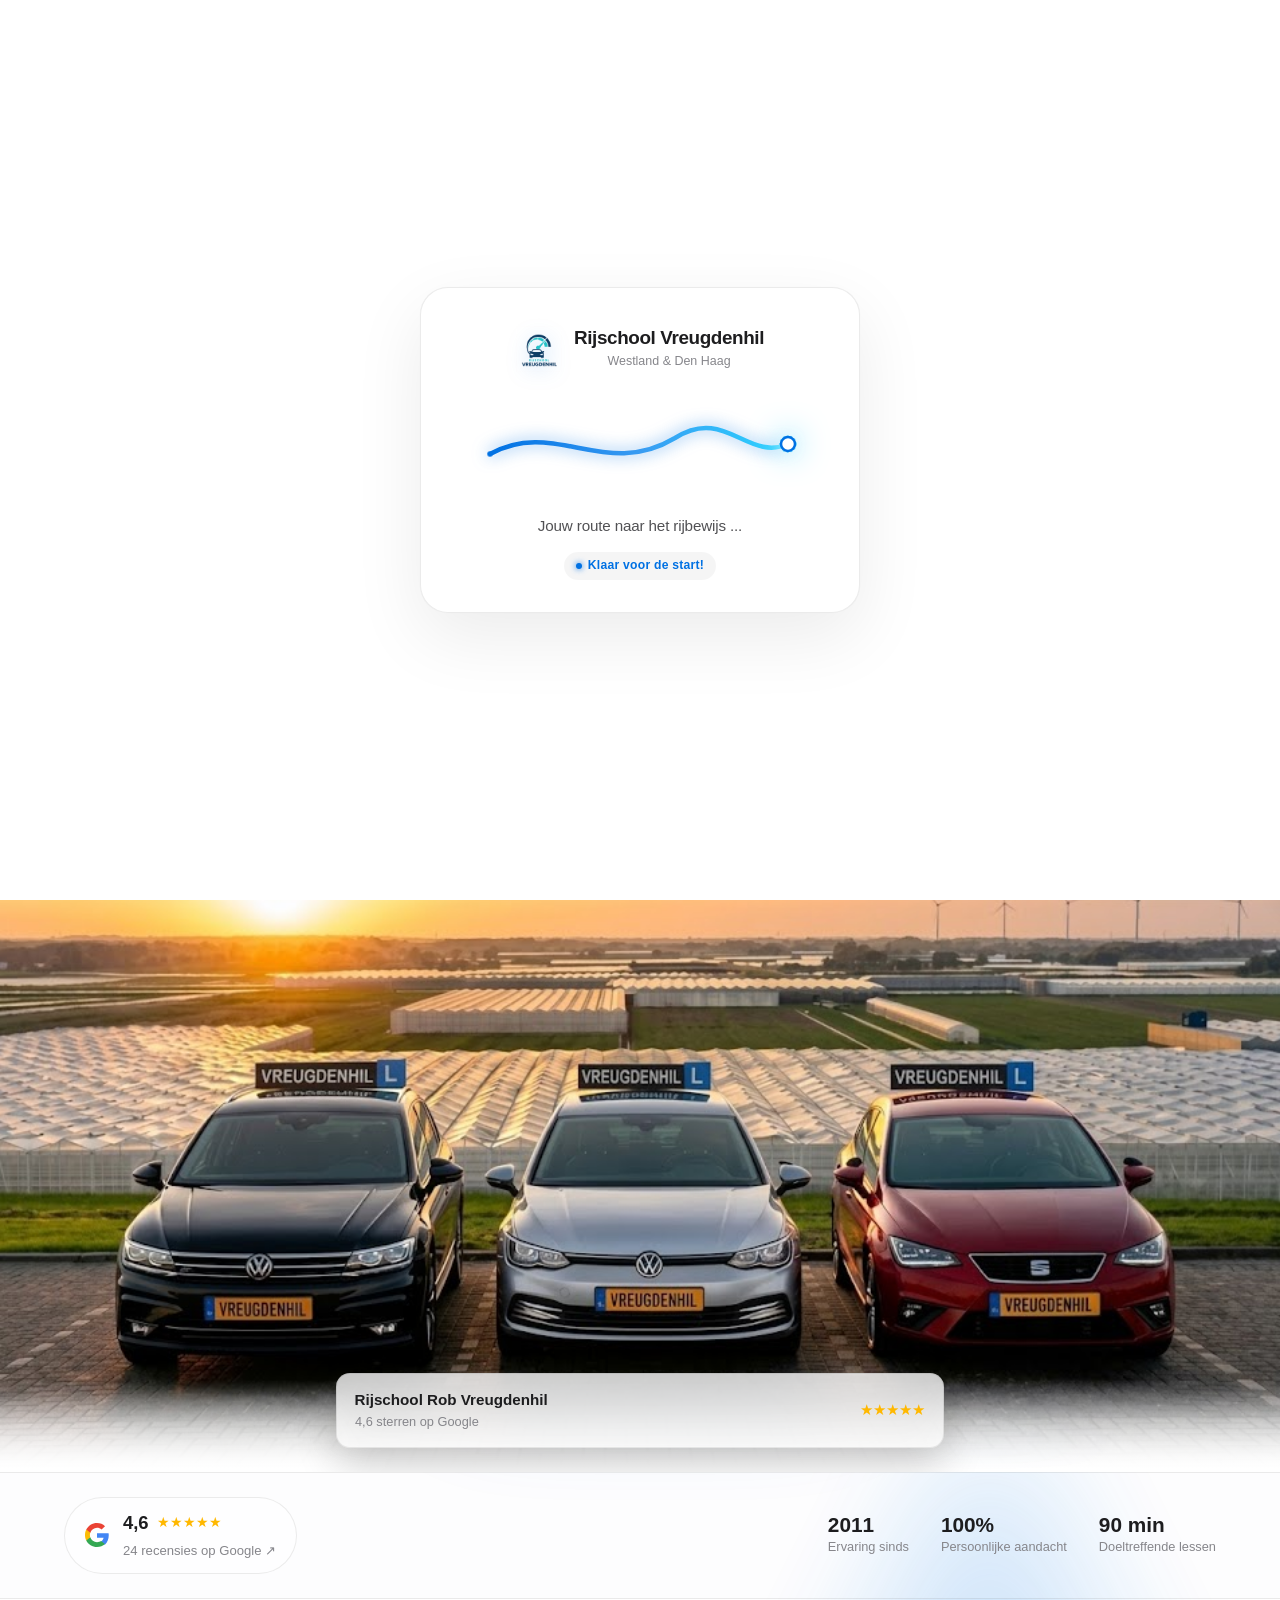
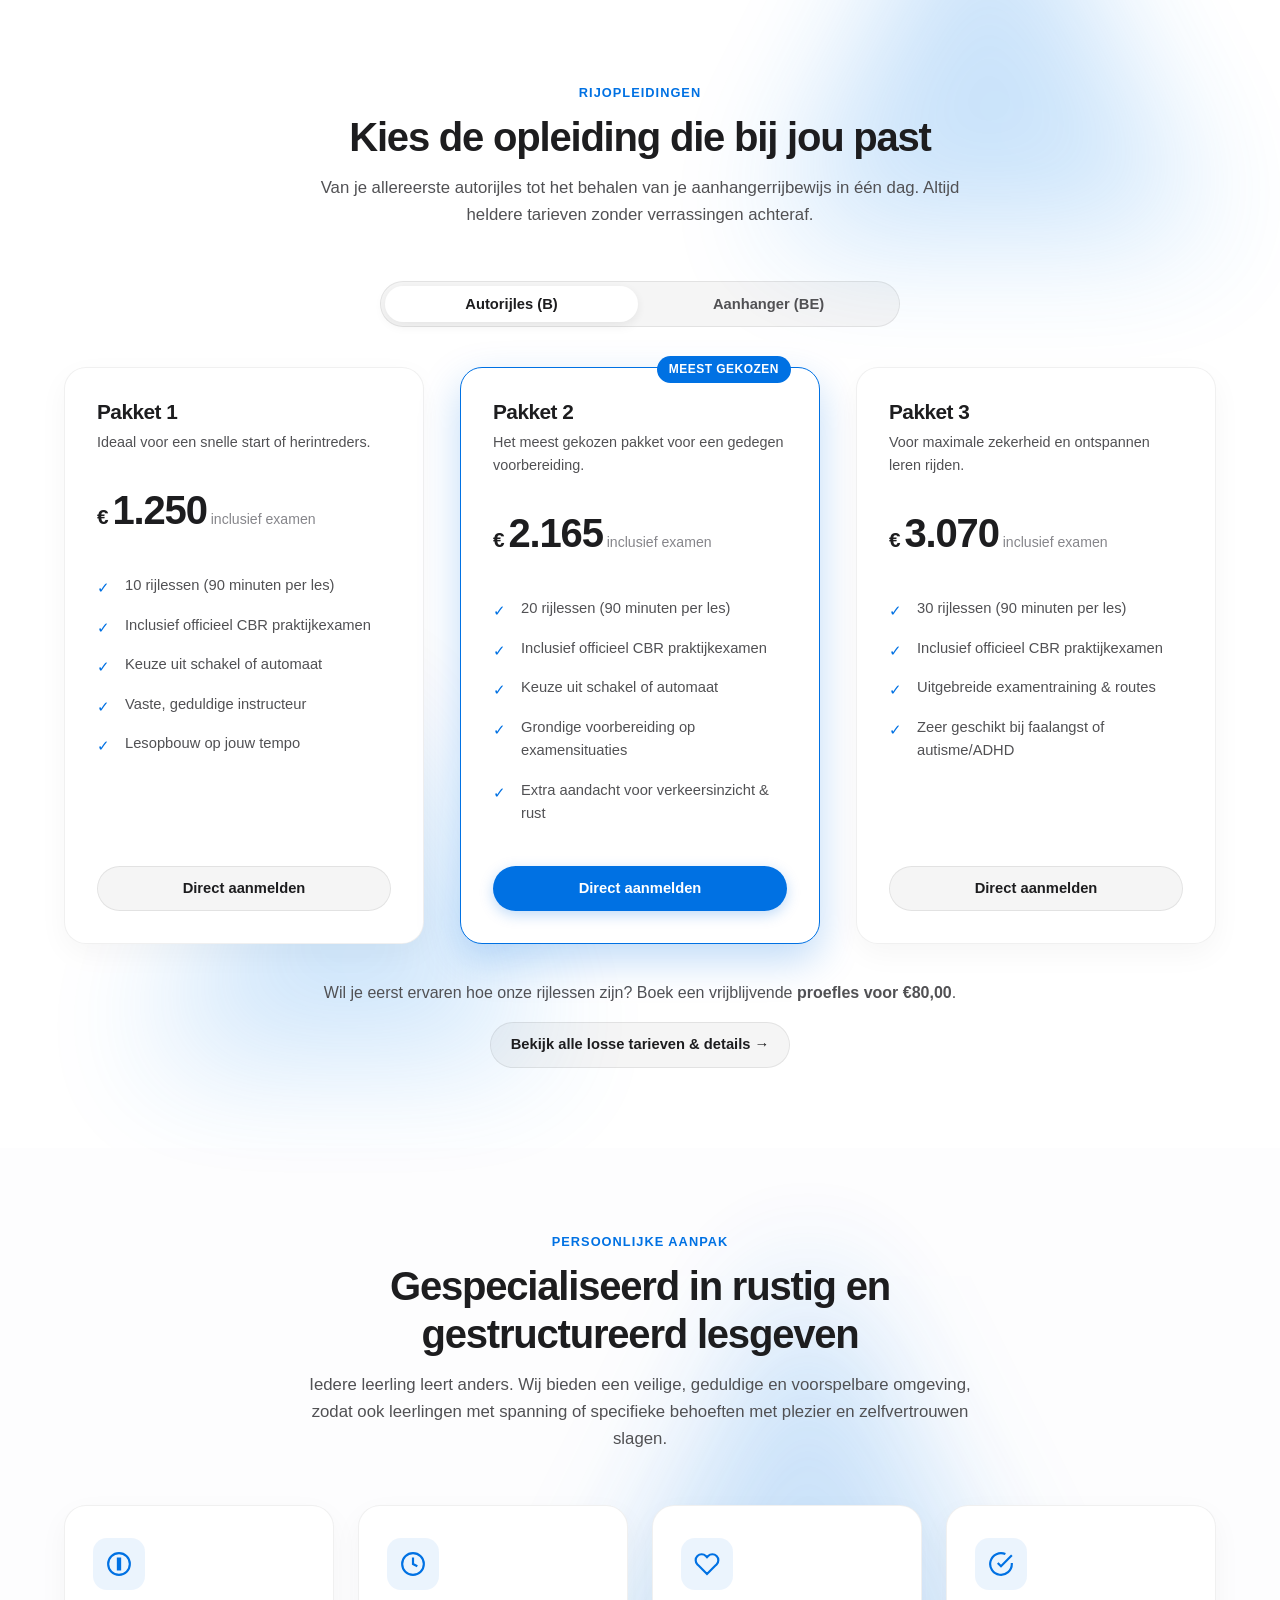
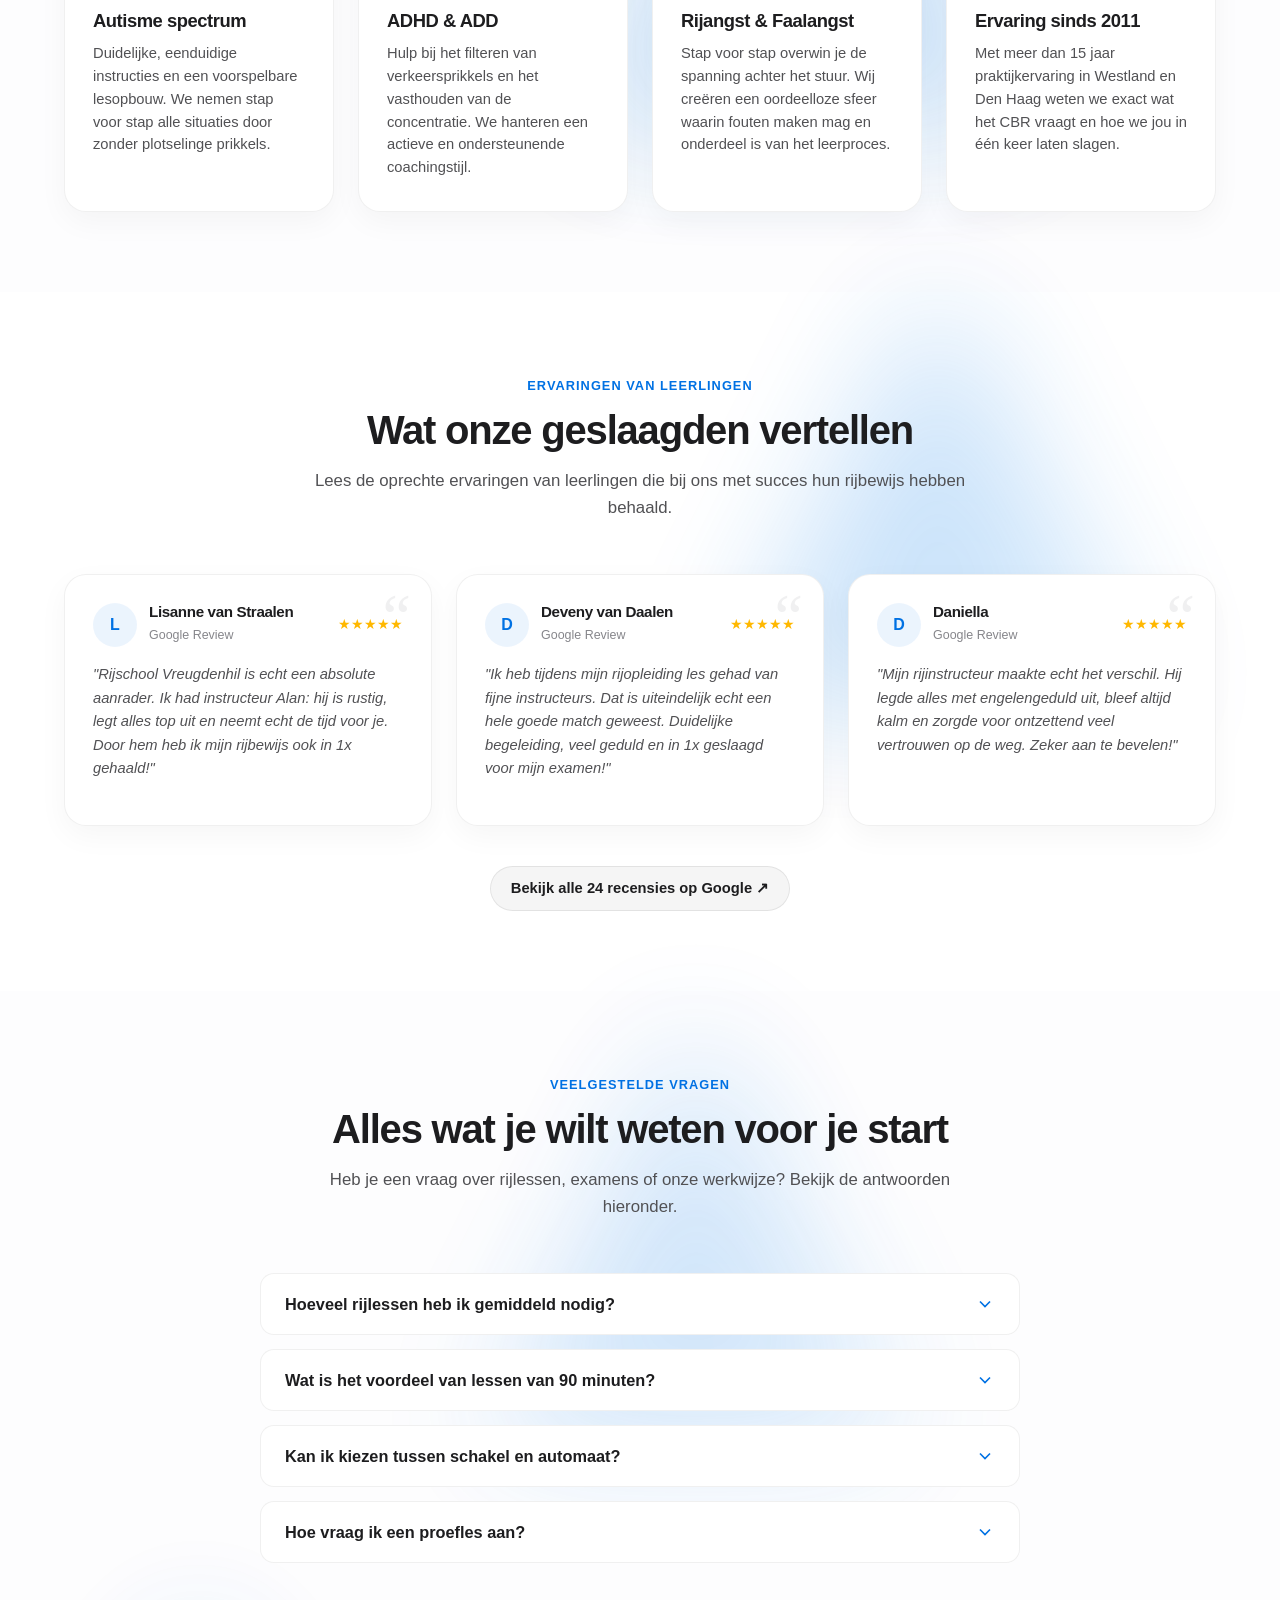
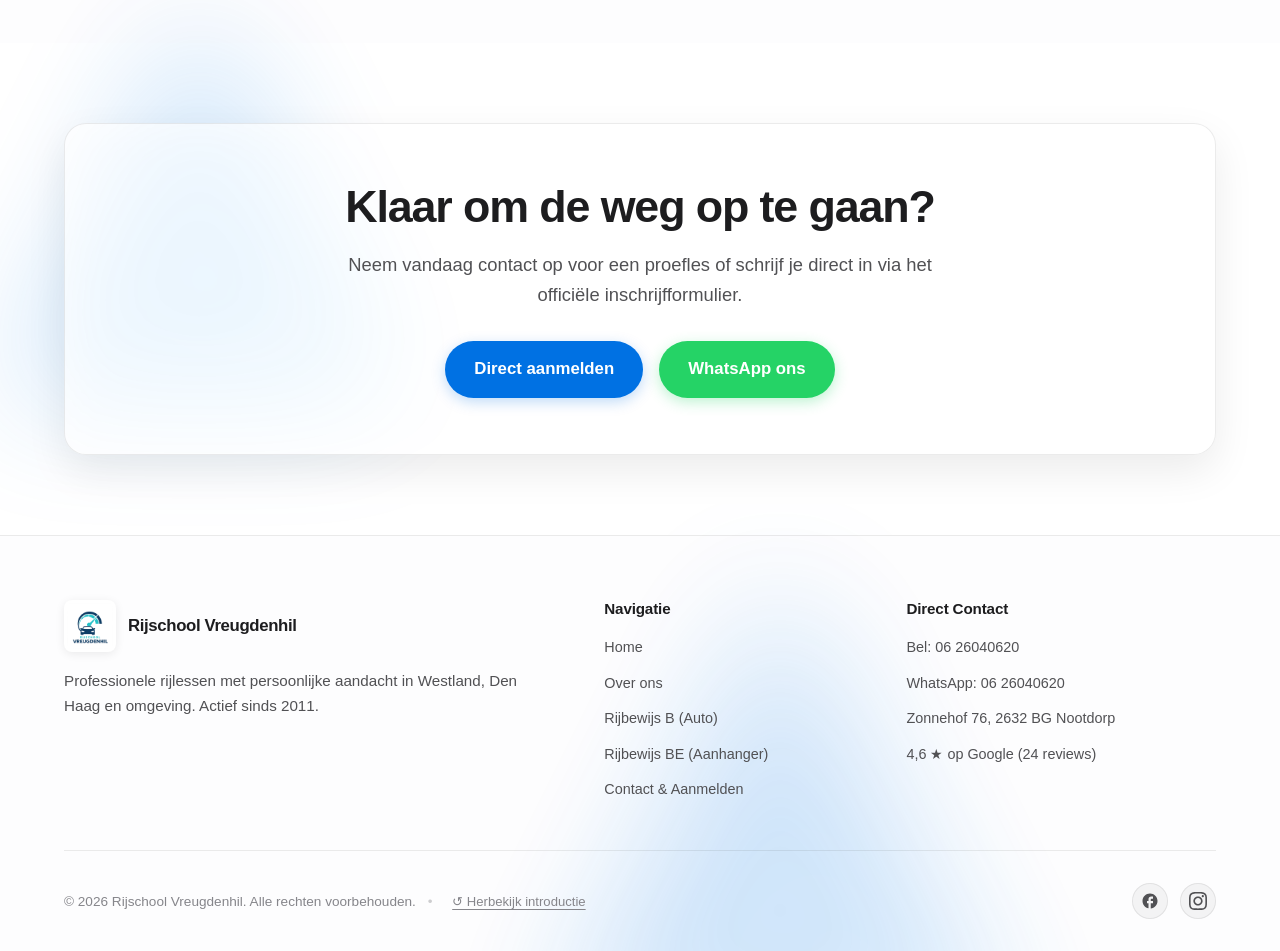
<file: index.html>
<!DOCTYPE html>
<html lang="nl" data-theme="light">
<head>
  <meta charset="UTF-8">
  <meta name="viewport" content="width=device-width, initial-scale=1.0">
  <title>Rijschool Vreugdenhil — Professionele Rijlessen in Westland &amp; omgeving</title>
  
  <meta name="description" content="Snel, veilig en zelfverzekerd je rijbewijs halen bij Rijschool Vreugdenhil. Ervaren instructeur sinds 2011 in Westland en Den Haag. Schakel, automaat & BE aanhanger.">
  <meta name="keywords" content="rijschool westland, rijschool den haag, rijles naaldwijk, autorijles schakel automaat, rijbewijs be aanhanger, rijschool vreugdenhil, autisme adhd rijles">
  <meta name="author" content="Rijschool Vreugdenhil">
  <meta name="robots" content="index, follow, noai, noimageai">
  <meta name="tdm-reservation" content="1">
  <link rel="canonical" href="https://www.rijschoolvreugdenhil.nl/">

  <!-- Open Graph / Facebook / WhatsApp -->
  <meta property="og:type" content="website">
  <meta property="og:url" content="https://www.rijschoolvreugdenhil.nl/">
  <meta property="og:title" content="Rijschool Vreugdenhil — Professionele Rijlessen in Westland &amp; omgeving">
  <meta property="og:description" content="Haal met vertrouwen je autorijbewijs (B) of aanhangerrijbewijs (BE). Persoonlijke aanpak, rustige instructeur en bewezen resultaat sinds 2011.">
  <meta property="og:image" content="https://www.rijschoolvreugdenhil.nl/images/Bannervreugdenhil.jpeg">

  <!-- Twitter Card -->
  <meta name="twitter:card" content="summary_large_image">
  <meta name="twitter:title" content="Rijschool Vreugdenhil — Professionele Rijlessen">
  <meta name="twitter:description" content="Rijles in Westland en Den Haag met een persoonlijke en rustige aanpak. Ervaring sinds 2011.">
  <meta name="twitter:image" content="https://www.rijschoolvreugdenhil.nl/images/Bannervreugdenhil.jpeg">

  <link rel="icon" type="image/png" href="images/logo.png">
  <link rel="stylesheet" href="css/styles.css?v=11">

  <!-- Schema.org JSON-LD Structured Data for Local Business SEO -->
  <script type="application/ld+json">
  {
    "@context": "https://schema.org",
    "@type": "DrivingSchool",
    "name": "Rijschool Rob Vreugdenhil",
    "image": "https://www.rijschoolvreugdenhil.nl/images/logo.png",
    "@id": "https://www.rijschoolvreugdenhil.nl/#organization",
    "url": "https://www.rijschoolvreugdenhil.nl/",
    "telephone": "+31626040620",
    "priceRange": "€€",
    "address": {
      "@type": "PostalAddress",
      "streetAddress": "Zonnehof 76",
      "addressLocality": "Nootdorp",
      "postalCode": "2632 BG",
      "addressCountry": "NL"
    },
    "geo": {
      "@type": "GeoCoordinates",
      "latitude": 52.06767,
      "longitude": 4.2879638
    },
    "areaServed": [
      "Westland",
      "Den Haag",
      "Naaldwijk",
      "'s-Gravenzande",
      "Monster",
      "De Lier",
      "Wateringen",
      "Rijswijk"
    ],
    "aggregateRating": {
      "@type": "AggregateRating",
      "ratingValue": "4.6",
      "reviewCount": "24",
      "bestRating": "5",
      "worstRating": "1"
    }
  }
  </script>
  <script>
    if (sessionStorage.getItem('rv_preloader_seen') && !window.location.search.includes('intro')) {
      document.documentElement.classList.add('no-preloader');
    }
  </script>
</head>
<body>
  <a href="#main-content" class="skip-link">Ga direct naar de hoofdinhoud</a>

  <!-- Header met Frosted Glass Navigatie -->
  <header class="site-header">
    <div class="container nav-container">
      <a href="index.html" class="brand-link" aria-label="Rijschool Vreugdenhil homepage">
        <img src="images/logo.png" alt="Logo Rijschool Vreugdenhil" class="brand-logo-img">
        <div class="brand-name">
          <span class="brand-title">Rijschool Vreugdenhil</span>
          <span class="brand-subtitle">Westland &amp; omgeving</span>
        </div>
      </a>

      <!-- Desktop Navigatie -->
      <nav class="main-nav" aria-label="Hoofdnavigatie">
        <ul class="nav-list">
          <li><a href="index.html" class="nav-link active">Home</a></li>
          <li><a href="over-ons.html" class="nav-link">Over ons</a></li>
          <li><a href="rijbewijs-b.html" class="nav-link">Rijbewijs B</a></li>
          <li><a href="rijbewijs-be.html" class="nav-link">Rijbewijs BE</a></li>
          <li><a href="contact.html" class="nav-link">Contact</a></li>
        </ul>
      </nav>

      <!-- Header Knoppen & Dark Mode Toggle -->
      <div class="header-actions">
        <button type="button" class="theme-toggle-btn" aria-label="Wissel van thema">
          <svg class="icon-moon" viewBox="0 0 24 24"><path d="M12.3 2a10 10 0 0 0-.19 14 10 10 0 0 0 11.89 4 10 10 0 1 1-11.7-18z"/></svg>
          <svg class="icon-sun" style="display:none;" viewBox="0 0 24 24"><path d="M12 7c-2.76 0-5 2.24-5 5s2.24 5 5 5 5-2.24 5-5-2.24-5-5-5zM2 13h2c.55 0 1-.45 1-1s-.45-1-1-1H2c-.55 0-1 .45-1 1s.45 1 1 1zm18 0h2c.55 0 1-.45 1-1s-.45-1-1-1h-2c-.55 0-1 .45-1 1s.45 1 1 1zM11 2v2c0 .55.45 1 1 1s1-.45 1-1V2c0-.55-.45-1-1-1s-1 .45-1 1zm0 18v2c0 .55.45 1 1 1s1-.45 1-1v-2c0-.55-.45-1-1-1s-1 .45-1 1zM5.99 4.58a.996.996 0 0 0-1.41 0 .996.996 0 0 0 0 1.41l1.06 1.06c.39.39 1.03.39 1.41 0s.39-1.03 0-1.41L5.99 4.58zm12.37 12.37a.996.996 0 0 0-1.41 0 .996.996 0 0 0 0 1.41l1.06 1.06c.39.39 1.03.39 1.41 0a.996.996 0 0 0 0-1.41l-1.06-1.06zm1.06-10.96a.996.996 0 0 0 0-1.41.996.996 0 0 0-1.41 0l-1.06 1.06c-.39.39-.39 1.03 0 1.41s1.03.39 1.41 0l1.06-1.06zM7.05 18.36a.996.996 0 0 0 0-1.41.996.996 0 0 0-1.41 0l-1.06 1.06c-.39.39-.39 1.03 0 1.41s1.03.39 1.41 0l1.06-1.06z"/></svg>
        </button>

        <a href="https://wa.me/31626040620?text=Hallo%20Rijschool%20Vreugdenhil!%20Graag%20wil%20ik%20me%20aanmelden%20voor%20een%20rijopleiding.%20Kunnen%20wij%20op%20korte%20termijn%20een%20afspraak%20maken%3F" target="_blank" rel="noopener" class="btn btn-whatsapp" aria-label="Direct contact via WhatsApp">
          <svg viewBox="0 0 24 24" width="18" height="18" fill="currentColor"><path d="M17.472 14.382c-.301-.15-1.78-.877-2.056-.977-.276-.1-.476-.15-.677.15-.2.3-.777.977-.952 1.178-.175.201-.351.226-.652.075-.301-.15-1.27-.468-2.42-1.493-.895-.798-1.5-1.783-1.675-2.084-.176-.301-.019-.464.132-.614.136-.135.301-.351.452-.527.15-.176.2-.301.3-.502.101-.2.05-.376-.025-.526-.075-.15-.677-1.632-.927-2.233-.244-.585-.493-.506-.677-.515-.175-.008-.376-.01-.577-.01-.2 0-.526.075-.802.376-.276.301-1.053 1.028-1.053 2.508 0 1.48 1.078 2.909 1.229 3.11.15.2 2.122 3.24 5.14 4.544.718.31 1.279.496 1.716.634.721.229 1.377.197 1.895.12.577-.086 1.78-.727 2.03-1.43.25-.702.25-1.304.175-1.43-.075-.126-.276-.201-.577-.351zM12.008 21.654c-1.745 0-3.454-.469-4.954-1.358l-.355-.21-3.684.966.983-3.593-.23-.366A9.619 9.619 0 0 1 2.36 12.01c0-5.32 4.33-9.65 9.65-9.65 2.578 0 5.002 1.003 6.825 2.827A9.605 9.605 0 0 1 21.66 12.01c0 5.322-4.33 9.644-9.652 9.644zm7.997-17.653A11.583 11.583 0 0 0 12.008.358C5.586.358.358 5.586.358 12.01c0 2.05.534 4.053 1.55 5.817L0 24l6.337-1.663c1.706.93 3.633 1.42 5.67 1.42h.005c6.422 0 11.649-5.228 11.65-11.652 0-3.11-1.21-6.036-3.415-8.243z"/></svg>
          <span>WhatsApp ons</span>
        </a>

        <button type="button" class="mobile-menu-toggle" aria-label="Menu openen">
          <svg viewBox="0 0 24 24" fill="none" stroke="currentColor" stroke-width="2"><path d="M3 12h18M3 6h18M3 18h18"/></svg>
        </button>
      </div>
    </div>
  </header>

  <!-- Mobiele Navigatie Drawer -->
  <div class="mobile-nav-overlay" aria-hidden="true"></div>
  <aside class="mobile-nav-drawer" aria-label="Mobiel menu">
    <div>
      <button type="button" class="mobile-nav-close" aria-label="Menu sluiten">✕</button>
      <ul class="mobile-nav-links">
        <li><a href="index.html" class="mobile-nav-link active">Home</a></li>
        <li><a href="over-ons.html" class="mobile-nav-link">Over ons</a></li>
        <li><a href="rijbewijs-b.html" class="mobile-nav-link">Rijbewijs B (Auto)</a></li>
        <li><a href="rijbewijs-be.html" class="mobile-nav-link">Rijbewijs BE (Aanhanger)</a></li>
        <li><a href="contact.html" class="mobile-nav-link">Contact & Aanmelden</a></li>
      </ul>
    </div>
    <div>
      <a href="https://wa.me/31626040620?text=Hallo%20Rijschool%20Vreugdenhil!%20Graag%20wil%20ik%20me%20aanmelden%20voor%20een%20rijopleiding.%20Kunnen%20wij%20op%20korte%20termijn%20een%20afspraak%20maken%3F" target="_blank" rel="noopener" class="btn btn-whatsapp" style="width:100%;">
        Open WhatsApp Chat
      </a>
    </div>
  </aside>

  <main id="main-content">
    <!-- Hero Sectie met Apple Minimalisme & Volledige Panoramische Banner -->
    <section class="hero-section">
      <div class="container hero-container-centered">
        <div class="hero-badge-wrap">
          <span class="status-dot"></span>
          <span>Ervaren instructeur sinds 2011</span>
        </div>
        <h1 class="hero-title">
          Haal met vertrouwen je <span class="gradient-text">rijbewijs</span> in Westland &amp; omgeving
        </h1>
        <p class="hero-subtitle">
          Bij Rijschool Vreugdenhil leer je veilig, ontspannen en doelgericht autorijden. Met persoonlijke aandacht, vaste instructeurs en een geduldige aanpak stemmen wij elke les af op jouw unieke leertempo.
        </p>
        <div class="hero-actions">
          <a href="rijbewijs-b.html" class="btn btn-primary btn-lg">Bekijk lespakketten</a>
          <a href="https://wa.me/31626040620?text=Hallo%20Rijschool%20Vreugdenhil!%20Graag%20wil%20ik%20me%20aanmelden%20voor%20een%20rijopleiding.%20Kunnen%20wij%20op%20korte%20termijn%20een%20afspraak%20maken%3F" target="_blank" rel="noopener" class="btn btn-secondary btn-lg">Plan proefles (€80)</a>
        </div>

        <div class="hero-highlights">
          <div class="highlight-item">
            <span class="highlight-icon">✓</span>
            <span>Schakel & Automaat (B)</span>
          </div>
          <div class="highlight-item">
            <span class="highlight-icon">✓</span>
            <span>BE Aanhanger in 1 dag</span>
          </div>
          <div class="highlight-item">
            <span class="highlight-icon">✓</span>
            <span>Gespecialiseerd in Autisme & ADHD</span>
          </div>
        </div>
      </div>

      <!-- Volledig schermbrede banner van links naar rechts met vloeiende fade naar boven en beneden -->
      <div class="hero-full-banner">
        <div class="hero-banner-top-overlay"></div>
        <img src="images/Bannervreugdenhil.jpeg" alt="Het wagenpark van Rijschool Vreugdenhil bij zonsondergang in Westland" class="hero-banner-image">
        <div class="hero-banner-gradient-overlay"></div>
        <div class="hero-floating-badge">
          <div class="badge-info">
            <span class="badge-title">Rijschool Rob Vreugdenhil</span>
            <span class="badge-desc">4,6 sterren op Google</span>
          </div>
          <div class="badge-stars" aria-label="Beoordeling: 4,6 van 5 sterren">
            ★★★★★
          </div>
        </div>
      </div>
    </section>

    <!-- Trust Strip met Google Reviews koppeling -->
    <section class="trust-strip">
      <div class="container trust-flex">
        <a href="https://maps.app.goo.gl/g1JHbJTAHFUbRV528" target="_blank" rel="noopener" class="google-review-badge">
          <svg class="google-icon" viewBox="0 0 24 24"><path fill="#4285F4" d="M23.745 12.27c0-.7-.06-1.4-.19-2.07H12v4.51h6.6c-.29 1.52-1.14 2.8-2.4 3.66v3.05h3.88c2.27-2.09 3.665-5.17 3.665-9.15z"/><path fill="#34A853" d="M12 24c3.24 0 5.95-1.08 7.93-2.91l-3.88-3.05c-1.08.72-2.45 1.16-4.05 1.16-3.12 0-5.77-2.1-6.72-4.93H1.26v3.15C3.27 21.36 7.35 24 12 24z"/><path fill="#FBBC05" d="M5.28 14.27c-.25-.72-.38-1.49-.38-2.27s.13-1.55.38-2.27V6.58H1.26C.46 8.16 0 9.94 0 12s.46 3.84 1.26 5.42l4.02-3.15z"/><path fill="#EA4335" d="M12 4.75c1.77 0 3.35.61 4.6 1.8l3.42-3.42C17.95 1.19 15.24 0 12 0 7.35 0 3.27 2.64 1.26 6.58l4.02 3.15c.95-2.83 3.6-4.98 6.72-4.98z"/></svg>
          <div>
            <div style="display:flex; align-items:center; gap:8px;">
              <span class="review-score-num">4,6</span>
              <span class="review-stars">★★★★★</span>
            </div>
            <span class="review-count">24 recensies op Google ↗</span>
          </div>
        </a>

        <div class="trust-stats">
          <div class="stat-item">
            <span class="stat-value">2011</span>
            <span class="stat-label">Ervaring sinds</span>
          </div>
          <div class="stat-item">
            <span class="stat-value">100%</span>
            <span class="stat-label">Persoonlijke aandacht</span>
          </div>
          <div class="stat-item">
            <span class="stat-value">90 min</span>
            <span class="stat-label">Doeltreffende lessen</span>
          </div>
        </div>
      </div>
    </section>

    <!-- Opleidingen & Keuzehulp Switcher -->
    <section class="section">
      <div class="container">
        <div class="section-header">
          <span class="section-tag">Rijopleidingen</span>
          <h2 class="section-title">Kies de opleiding die bij jou past</h2>
          <p class="section-subtitle">
            Van je allereerste autorijles tot het behalen van je aanhangerrijbewijs in één dag. Altijd heldere tarieven zonder verrassingen achteraf.
          </p>
        </div>

        <div class="course-selector-wrap">
          <div class="course-selector" role="tablist">
            <button type="button" class="course-tab-btn active" role="tab" aria-selected="true" data-target="panel-auto">
              Autorijles (B)
            </button>
            <button type="button" class="course-tab-btn" role="tab" aria-selected="false" data-target="panel-aanhanger">
              Aanhanger (BE)
            </button>
          </div>
        </div>

        <!-- Tab Panel: Rijbewijs B -->
        <div id="panel-auto" class="course-panel" role="tabpanel">
          <div class="pricing-grid">
            <!-- Pakket 1 -->
            <div class="pricing-card">
              <div class="pricing-header">
                <h3 class="package-name">Pakket 1</h3>
                <p class="package-desc">Ideaal voor een snelle start of herintreders.</p>
              </div>
              <div class="pricing-amount">
                <span class="price-currency">€</span>
                <span class="price-val">1.250</span>
                <span class="price-period">inclusief examen</span>
              </div>
              <ul class="pricing-features">
                <li><span class="feature-check">✓</span> 10 rijlessen (90 minuten per les)</li>
                <li><span class="feature-check">✓</span> Inclusief officieel CBR praktijkexamen</li>
                <li><span class="feature-check">✓</span> Keuze uit schakel of automaat</li>
                <li><span class="feature-check">✓</span> Vaste, geduldige instructeur</li>
                <li><span class="feature-check">✓</span> Lesopbouw op jouw tempo</li>
              </ul>
              <a href="https://www.startmetjerijbewijs.nl/inschrijven/robvreugdenhil" target="_blank" rel="noopener" class="btn btn-secondary">Direct aanmelden</a>
            </div>

            <!-- Pakket 2 (Populair) -->
            <div class="pricing-card featured">
              <div class="featured-tag">Meest Gekozen</div>
              <div class="pricing-header">
                <h3 class="package-name">Pakket 2</h3>
                <p class="package-desc">Het meest gekozen pakket voor een gedegen voorbereiding.</p>
              </div>
              <div class="pricing-amount">
                <span class="price-currency">€</span>
                <span class="price-val">2.165</span>
                <span class="price-period">inclusief examen</span>
              </div>
              <ul class="pricing-features">
                <li><span class="feature-check">✓</span> 20 rijlessen (90 minuten per les)</li>
                <li><span class="feature-check">✓</span> Inclusief officieel CBR praktijkexamen</li>
                <li><span class="feature-check">✓</span> Keuze uit schakel of automaat</li>
                <li><span class="feature-check">✓</span> Grondige voorbereiding op examensituaties</li>
                <li><span class="feature-check">✓</span> Extra aandacht voor verkeersinzicht & rust</li>
              </ul>
              <a href="https://www.startmetjerijbewijs.nl/inschrijven/robvreugdenhil" target="_blank" rel="noopener" class="btn btn-primary">Direct aanmelden</a>
            </div>

            <!-- Pakket 3 -->
            <div class="pricing-card">
              <div class="pricing-header">
                <h3 class="package-name">Pakket 3</h3>
                <p class="package-desc">Voor maximale zekerheid en ontspannen leren rijden.</p>
              </div>
              <div class="pricing-amount">
                <span class="price-currency">€</span>
                <span class="price-val">3.070</span>
                <span class="price-period">inclusief examen</span>
              </div>
              <ul class="pricing-features">
                <li><span class="feature-check">✓</span> 30 rijlessen (90 minuten per les)</li>
                <li><span class="feature-check">✓</span> Inclusief officieel CBR praktijkexamen</li>
                <li><span class="feature-check">✓</span> Uitgebreide examentraining & routes</li>
                <li><span class="feature-check">✓</span> Zeer geschikt bij faalangst of autisme/ADHD</li>
              </ul>
              <a href="https://www.startmetjerijbewijs.nl/inschrijven/robvreugdenhil" target="_blank" rel="noopener" class="btn btn-secondary">Direct aanmelden</a>
            </div>
          </div>

          <div style="text-align: center; margin-top: 36px;">
            <p style="margin-bottom: 16px; color: var(--text-secondary);">
              Wil je eerst ervaren hoe onze rijlessen zijn? Boek een vrijblijvende <strong>proefles voor €80,00</strong>.
            </p>
            <a href="rijbewijs-b.html" class="btn btn-secondary">Bekijk alle losse tarieven & details →</a>
          </div>
        </div>

        <!-- Tab Panel: Rijbewijs BE -->
        <div id="panel-aanhanger" class="course-panel" role="tabpanel" style="display:none;" hidden>
          <div class="pricing-grid" style="grid-template-columns: repeat(auto-fit, minmax(320px, 1fr));">
            <div class="pricing-card featured">
              <div class="featured-tag">Aanbevolen</div>
              <div class="pricing-header">
                <h3 class="package-name">BE Dagopleiding</h3>
                <p class="package-desc">In 1 dag je aanhangerrijbewijs op zak!</p>
              </div>
              <div class="pricing-amount">
                <span class="price-currency">€</span>
                <span class="price-val">835</span>
                <span class="price-period">inclusief examen</span>
              </div>
              <ul class="pricing-features">
                <li><span class="feature-check">✓</span> 6 uur intensieve praktijkles</li>
                <li><span class="feature-check">✓</span> Aansluitend CBR praktijkexamen op dezelfde dag</li>
                <li><span class="feature-check">✓</span> Geen theorie-examen vereist (wel geldig rijbewijs B)</li>
                <li><span class="feature-check">✓</span> Ervaren BE instructeur en moderne combinatie</li>
                <li><span class="feature-check">✓</span> Ideaal voor paardentrailer, caravan of werk</li>
              </ul>
              <a href="https://www.startmetjerijbewijs.nl/inschrijven/robvreugdenhil" target="_blank" rel="noopener" class="btn btn-primary">Dagopleiding boeken</a>
            </div>

            <div class="pricing-card">
              <div class="pricing-header">
                <h3 class="package-name">Flexibele BE Lessen</h3>
                <p class="package-desc">Ideaal als je liever in jouw eigen tempo lest.</p>
              </div>
              <div class="pricing-amount">
                <span class="price-currency">€</span>
                <span class="price-val">82</span>
                <span class="price-period">per les 60min</span>
              </div>
              <ul class="pricing-features">
                <li><span class="feature-check">✓</span> Intake les (120 min): €160,00</li>
                <li><span class="feature-check">✓</span> Rijles (60 min): €82,00</li>
                <li><span class="feature-check">✓</span> Les van 120 min: €164,00</li>
                <li><span class="feature-check">✓</span> CBR Praktijkexamen BE: €345,00</li>
                <li><span class="feature-check">✓</span> Inclusief btw en materiaal</li>
              </ul>
              <a href="rijbewijs-be.html" class="btn btn-secondary">Meer over Rijbewijs BE</a>
            </div>
          </div>
        </div>
      </div>
    </section>

    <!-- Onze Specialisaties & Aanpak -->
    <section class="section section-alt">
      <div class="container">
        <div class="section-header">
          <span class="section-tag">Persoonlijke Aanpak</span>
          <h2 class="section-title">Gespecialiseerd in rustig en gestructureerd lesgeven</h2>
          <p class="section-subtitle">
            Iedere leerling leert anders. Wij bieden een veilige, geduldige en voorspelbare omgeving, zodat ook leerlingen met spanning of specifieke behoeften met plezier en zelfvertrouwen slagen.
          </p>
        </div>

        <div class="features-grid">
          <div class="feature-card">
            <div class="feature-icon-wrap">
              <svg viewBox="0 0 24 24" fill="none" stroke="currentColor" stroke-width="2"><path d="M12 2a10 10 0 1 0 10 10A10 10 0 0 0 12 2zm1 15h-2v-6h2zm0-8h-2V7h2z"/></svg>
            </div>
            <h3 class="feature-title">Autisme spectrum</h3>
            <p class="feature-text">
              Duidelijke, eenduidige instructies en een voorspelbare lesopbouw. We nemen stap voor stap alle situaties door zonder plotselinge prikkels.
            </p>
          </div>

          <div class="feature-card">
            <div class="feature-icon-wrap">
              <svg viewBox="0 0 24 24" fill="none" stroke="currentColor" stroke-width="2"><circle cx="12" cy="12" r="10"/><path d="M12 6v6l4 2"/></svg>
            </div>
            <h3 class="feature-title">ADHD & ADD</h3>
            <p class="feature-text">
              Hulp bij het filteren van verkeersprikkels en het vasthouden van de concentratie. We hanteren een actieve en ondersteunende coachingstijl.
            </p>
          </div>

          <div class="feature-card">
            <div class="feature-icon-wrap">
              <svg viewBox="0 0 24 24" fill="none" stroke="currentColor" stroke-width="2"><path d="M20.84 4.61a5.5 5.5 0 0 0-7.78 0L12 5.67l-1.06-1.06a5.5 5.5 0 0 0-7.78 7.78l1.06 1.06L12 21.23l7.78-7.78 1.06-1.06a5.5 5.5 0 0 0 0-7.78z"/></svg>
            </div>
            <h3 class="feature-title">Rijangst & Faalangst</h3>
            <p class="feature-text">
              Stap voor stap overwin je de spanning achter het stuur. Wij creëren een oordeelloze sfeer waarin fouten maken mag en onderdeel is van het leerproces.
            </p>
          </div>

          <div class="feature-card">
            <div class="feature-icon-wrap">
              <svg viewBox="0 0 24 24" fill="none" stroke="currentColor" stroke-width="2"><path d="M22 11.08V12a10 10 0 1 1-5.93-9.14"/><polyline points="22 4 12 14.01 9 11.01"/></svg>
            </div>
            <h3 class="feature-title">Ervaring sinds 2011</h3>
            <p class="feature-text">
              Met meer dan 15 jaar praktijkervaring in Westland en Den Haag weten we exact wat het CBR vraagt en hoe we jou in één keer laten slagen.
            </p>
          </div>
        </div>
      </div>
    </section>

    <!-- Google Reviews Sectie met Echte Recensies -->
    <section class="section">
      <div class="container">
        <div class="section-header">
          <span class="section-tag">Ervaringen van Leerlingen</span>
          <h2 class="section-title">Wat onze geslaagden vertellen</h2>
          <p class="section-subtitle">
            Lees de oprechte ervaringen van leerlingen die bij ons met succes hun rijbewijs hebben behaald.
          </p>
        </div>

        <div class="reviews-grid">
          <!-- Review 1 -->
          <div class="review-card">
            <div class="review-header">
              <div class="reviewer-meta">
                <div class="reviewer-avatar">L</div>
                <div>
                  <h4 class="reviewer-name">Lisanne van Straalen</h4>
                  <span class="review-source">Google Review</span>
                </div>
              </div>
              <div class="review-stars-wrap">★★★★★</div>
            </div>
            <p class="review-body">
              "Rijschool Vreugdenhil is echt een absolute aanrader. Ik had instructeur Alan: hij is rustig, legt alles top uit en neemt echt de tijd voor je. Door hem heb ik mijn rijbewijs ook in 1x gehaald!"
            </p>
          </div>

          <!-- Review 2 -->
          <div class="review-card">
            <div class="review-header">
              <div class="reviewer-meta">
                <div class="reviewer-avatar">D</div>
                <div>
                  <h4 class="reviewer-name">Deveny van Daalen</h4>
                  <span class="review-source">Google Review</span>
                </div>
              </div>
              <div class="review-stars-wrap">★★★★★</div>
            </div>
            <p class="review-body">
              "Ik heb tijdens mijn rijopleiding les gehad van fijne instructeurs. Dat is uiteindelijk echt een hele goede match geweest. Duidelijke begeleiding, veel geduld en in 1x geslaagd voor mijn examen!"
            </p>
          </div>

          <!-- Review 3 -->
          <div class="review-card">
            <div class="review-header">
              <div class="reviewer-meta">
                <div class="reviewer-avatar">D</div>
                <div>
                  <h4 class="reviewer-name">Daniella</h4>
                  <span class="review-source">Google Review</span>
                </div>
              </div>
              <div class="review-stars-wrap">★★★★★</div>
            </div>
            <p class="review-body">
              "Mijn rijinstructeur maakte echt het verschil. Hij legde alles met engelengeduld uit, bleef altijd kalm en zorgde voor ontzettend veel vertrouwen op de weg. Zeker aan te bevelen!"
            </p>
          </div>
        </div>

        <div style="text-align: center; margin-top: 40px;">
          <a href="https://maps.app.goo.gl/g1JHbJTAHFUbRV528" target="_blank" rel="noopener" class="btn btn-secondary">
            Bekijk alle 24 recensies op Google ↗
          </a>
        </div>
      </div>
    </section>

    <!-- FAQ Accordion -->
    <section class="section section-alt">
      <div class="container">
        <div class="section-header">
          <span class="section-tag">Veelgestelde Vragen</span>
          <h2 class="section-title">Alles wat je wilt weten voor je start</h2>
          <p class="section-subtitle">
            Heb je een vraag over rijlessen, examens of onze werkwijze? Bekijk de antwoorden hieronder.
          </p>
        </div>

        <div class="faq-wrap">
          <div class="faq-item">
            <button type="button" class="faq-question" aria-expanded="false">
              <span>Hoeveel rijlessen heb ik gemiddeld nodig?</span>
              <svg class="faq-icon" viewBox="0 0 24 24" fill="none" stroke="currentColor" stroke-width="2"><polyline points="6 9 12 15 18 9"/></svg>
            </button>
            <div class="faq-answer">
              <p>
                Het CBR schat dat een gemiddelde leerling rond de 35 à 45 lesuren nodig heeft om zelfstandig en veilig te kunnen rijden. Tijdens de proefles schatten wij jouw aanleg in en adviseren we welk lespakket het beste aansluit.
              </p>
            </div>
          </div>

          <div class="faq-item">
            <button type="button" class="faq-question" aria-expanded="false">
              <span>Wat is het voordeel van lessen van 90 minuten?</span>
              <svg class="faq-icon" viewBox="0 0 24 24" fill="none" stroke="currentColor" stroke-width="2"><polyline points="6 9 12 15 18 9"/></svg>
            </button>
            <div class="faq-answer">
              <p>
                Met lessen van 90 minuten heb je voldoende tijd om rustig in te rijden, naar diverse verkeerssituaties en examengebieden (in Westland of Den Haag) te rijden en nieuwe onderdelen intensief te oefenen. Hierdoor leer je sneller en efficiënter.
              </p>
            </div>
          </div>

          <div class="faq-item">
            <button type="button" class="faq-question" aria-expanded="false">
              <span>Kan ik kiezen tussen schakel en automaat?</span>
              <svg class="faq-icon" viewBox="0 0 24 24" fill="none" stroke="currentColor" stroke-width="2"><polyline points="6 9 12 15 18 9"/></svg>
            </button>
            <div class="faq-answer">
              <p>
                Ja! Wij bieden rijlessen in zowel handgeschakelde auto's als in een automaat. Schakel geeft je de bevoegdheid om in beide te rijden, terwijl een automaat extra rust en focus op het verkeer biedt.
              </p>
            </div>
          </div>

          <div class="faq-item">
            <button type="button" class="faq-question" aria-expanded="false">
              <span>Hoe vraag ik een proefles aan?</span>
              <svg class="faq-icon" viewBox="0 0 24 24" fill="none" stroke="currentColor" stroke-width="2"><polyline points="6 9 12 15 18 9"/></svg>
            </button>
            <div class="faq-answer">
              <p>
                Je kunt direct een bericht sturen via WhatsApp naar <strong>06 26040620</strong> of je online inschrijven. We nemen dan direct contact met je op om een datum en tijd in te plannen die jou goed uitkomt.
              </p>
            </div>
          </div>
        </div>
      </div>
    </section>

    <!-- Call to Action Banner -->
    <section class="cta-section">
      <div class="container">
        <div class="cta-box glass-panel">
          <h2 class="cta-title">Klaar om de weg op te gaan?</h2>
          <p class="cta-desc">
            Neem vandaag contact op voor een proefles of schrijf je direct in via het officiële inschrijfformulier.
          </p>
          <div class="cta-actions">
            <a href="https://www.startmetjerijbewijs.nl/inschrijven/robvreugdenhil" target="_blank" rel="noopener" class="btn btn-primary btn-lg">Direct aanmelden</a>
            <a href="https://wa.me/31626040620?text=Hallo%20Rijschool%20Vreugdenhil!%20Graag%20wil%20ik%20me%20aanmelden%20voor%20een%20rijopleiding.%20Kunnen%20wij%20op%20korte%20termijn%20een%20afspraak%20maken%3F" target="_blank" rel="noopener" class="btn btn-whatsapp btn-lg">WhatsApp ons</a>
          </div>
        </div>
      </div>
    </section>
  </main>

  <!-- Zwevende WhatsApp Knop -->
  <a href="https://wa.me/31626040620?text=Hallo%20Rijschool%20Vreugdenhil!%20Graag%20wil%20ik%20me%20aanmelden%20voor%20een%20rijopleiding.%20Kunnen%20wij%20op%20korte%20termijn%20een%20afspraak%20maken%3F" target="_blank" rel="noopener" class="wa-float-btn" aria-label="Stuur direct een WhatsApp bericht">
    <svg viewBox="0 0 24 24"><path d="M17.472 14.382c-.301-.15-1.78-.877-2.056-.977-.276-.1-.476-.15-.677.15-.2.3-.777.977-.952 1.178-.175.201-.351.226-.652.075-.301-.15-1.27-.468-2.42-1.493-.895-.798-1.5-1.783-1.675-2.084-.176-.301-.019-.464.132-.614.136-.135.301-.351.452-.527.15-.176.2-.301.3-.502.101-.2.05-.376-.025-.526-.075-.15-.677-1.632-.927-2.233-.244-.585-.493-.506-.677-.515-.175-.008-.376-.01-.577-.01-.2 0-.526.075-.802.376-.276.301-1.053 1.028-1.053 2.508 0 1.48 1.078 2.909 1.229 3.11.15.2 2.122 3.24 5.14 4.544.718.31 1.279.496 1.716.634.721.229 1.377.197 1.895.12.577-.086 1.78-.727 2.03-1.43.25-.702.25-1.304.175-1.43-.075-.126-.276-.201-.577-.351zM12.008 21.654c-1.745 0-3.454-.469-4.954-1.358l-.355-.21-3.684.966.983-3.593-.23-.366A9.619 9.619 0 0 1 2.36 12.01c0-5.32 4.33-9.65 9.65-9.65 2.578 0 5.002 1.003 6.825 2.827A9.605 9.605 0 0 1 21.66 12.01c0 5.322-4.33 9.644-9.652 9.644zm7.997-17.653A11.583 11.583 0 0 0 12.008.358C5.586.358.358 5.586.358 12.01c0 2.05.534 4.053 1.55 5.817L0 24l6.337-1.663c1.706.93 3.633 1.42 5.67 1.42h.005c6.422 0 11.649-5.228 11.65-11.652 0-3.11-1.21-6.036-3.415-8.243z"/></svg>
    <span>WhatsApp ons</span>
  </a>

  <!-- Footer -->
  <footer class="site-footer">
    <div class="container">
      <div class="footer-grid">
        <div>
          <a href="index.html" class="brand-link">
            <img src="images/logo.png" alt="Logo" class="brand-logo-img">
            <span class="brand-title">Rijschool Vreugdenhil</span>
          </a>
          <p class="footer-brand-desc">
            Professionele rijlessen met persoonlijke aandacht in Westland, Den Haag en omgeving. Actief sinds 2011.
          </p>
        </div>

        <div>
          <h4 class="footer-col-title">Navigatie</h4>
          <ul class="footer-links">
            <li><a href="index.html" class="footer-link">Home</a></li>
            <li><a href="over-ons.html" class="footer-link">Over ons</a></li>
            <li><a href="rijbewijs-b.html" class="footer-link">Rijbewijs B (Auto)</a></li>
            <li><a href="rijbewijs-be.html" class="footer-link">Rijbewijs BE (Aanhanger)</a></li>
            <li><a href="contact.html" class="footer-link">Contact & Aanmelden</a></li>
          </ul>
        </div>

        <div>
          <h4 class="footer-col-title">Direct Contact</h4>
          <ul class="footer-links">
            <li><a href="tel:+31626040620" class="footer-link">Bel: 06 26040620</a></li>
            <li><a href="https://wa.me/31626040620" target="_blank" rel="noopener" class="footer-link">WhatsApp: 06 26040620</a></li>
            <li><a href="https://maps.app.goo.gl/g1JHbJTAHFUbRV528" target="_blank" rel="noopener" class="footer-link">Zonnehof 76, 2632 BG Nootdorp</a></li>
            <li><a href="https://maps.app.goo.gl/g1JHbJTAHFUbRV528" target="_blank" rel="noopener" class="footer-link">4,6 ★ op Google (24 reviews)</a></li>
          </ul>
        </div>
      </div>

      <div class="footer-bottom">
        <div>
          © <span class="current-year">2026</span> Rijschool Vreugdenhil. Alle rechten voorbehouden.
          <span style="margin: 0 8px; opacity: 0.4;">•</span>
          <button type="button" class="btn-replay-intro" onclick="window.initPreloader ? window.initPreloader(true) : location.reload();" title="Bekijk het laadscherm opnieuw">
            ↺ Herbekijk introductie
          </button>
        </div>
        <div class="footer-socials">
          <a href="https://www.facebook.com/people/Rijschool-Vreugdenhil/61570730446154/" target="_blank" rel="noopener" class="social-icon-link" aria-label="Facebook">
            <svg viewBox="0 0 24 24"><path d="M22 12c0-5.52-4.48-10-10-10S2 6.48 2 12c0 4.84 3.44 8.87 8 9.8V15H8v-3h2V9.5C10 7.57 11.57 6 13.5 6H16v3h-2c-.55 0-1 .45-1 1v2h3v3h-3v6.95c5.05-.5 9-4.76 9-9.95z"/></svg>
          </a>
          <a href="https://www.instagram.com/rijschoolvreugdenhil" target="_blank" rel="noopener" class="social-icon-link" aria-label="Instagram">
            <svg viewBox="0 0 24 24"><path d="M12 2.163c3.204 0 3.584.012 4.85.07 3.252.148 4.771 1.691 4.919 4.919.058 1.265.069 1.645.069 4.849 0 3.205-.012 3.584-.069 4.849-.149 3.225-1.664 4.771-4.919 4.919-1.266.058-1.644.07-4.85.07-3.204 0-3.584-.012-4.849-.07-3.26-.149-4.771-1.699-4.919-4.92-.058-1.265-.07-1.644-.07-4.849 0-3.204.013-3.583.07-4.849.149-3.227 1.664-4.771 4.919-4.919 1.266-.057 1.645-.069 4.849-.069zm0-2.163c-3.259 0-3.667.014-4.947.072-4.358.2-6.78 2.618-6.98 6.98-.059 1.281-.073 1.689-.073 4.948 0 3.259.014 3.668.072 4.948.2 4.358 2.618 6.78 6.98 6.98 1.281.058 1.689.072 4.948.072 3.259 0 3.668-.014 4.948-.072 4.354-.2 6.782-2.618 6.979-6.98.059-1.28.073-1.689.073-4.948 0-3.259-.014-3.667-.072-4.947-.196-4.354-2.617-6.78-6.979-6.98-1.281-.059-1.69-.073-4.949-.073zm0 5.838c-3.403 0-6.162 2.759-6.162 6.162s2.759 6.163 6.162 6.163 6.162-2.759 6.162-6.163c0-3.403-2.759-6.162-6.162-6.162zm0 10.162c-2.209 0-4-1.79-4-4 0-2.209 1.791-4 4-4s4 1.791 4 4c0 2.21-1.791 4-4 4zm6.406-11.845c-.796 0-1.441.645-1.441 1.44s.645 1.44 1.441 1.44c.795 0 1.439-.645 1.439-1.44s-.644-1.44-1.439-1.44z"/></svg>
          </a>
        </div>
      </div>
    </div>
  </footer>

  <script src="js/main.js?v=5"></script>
</body>
</html>
</file>
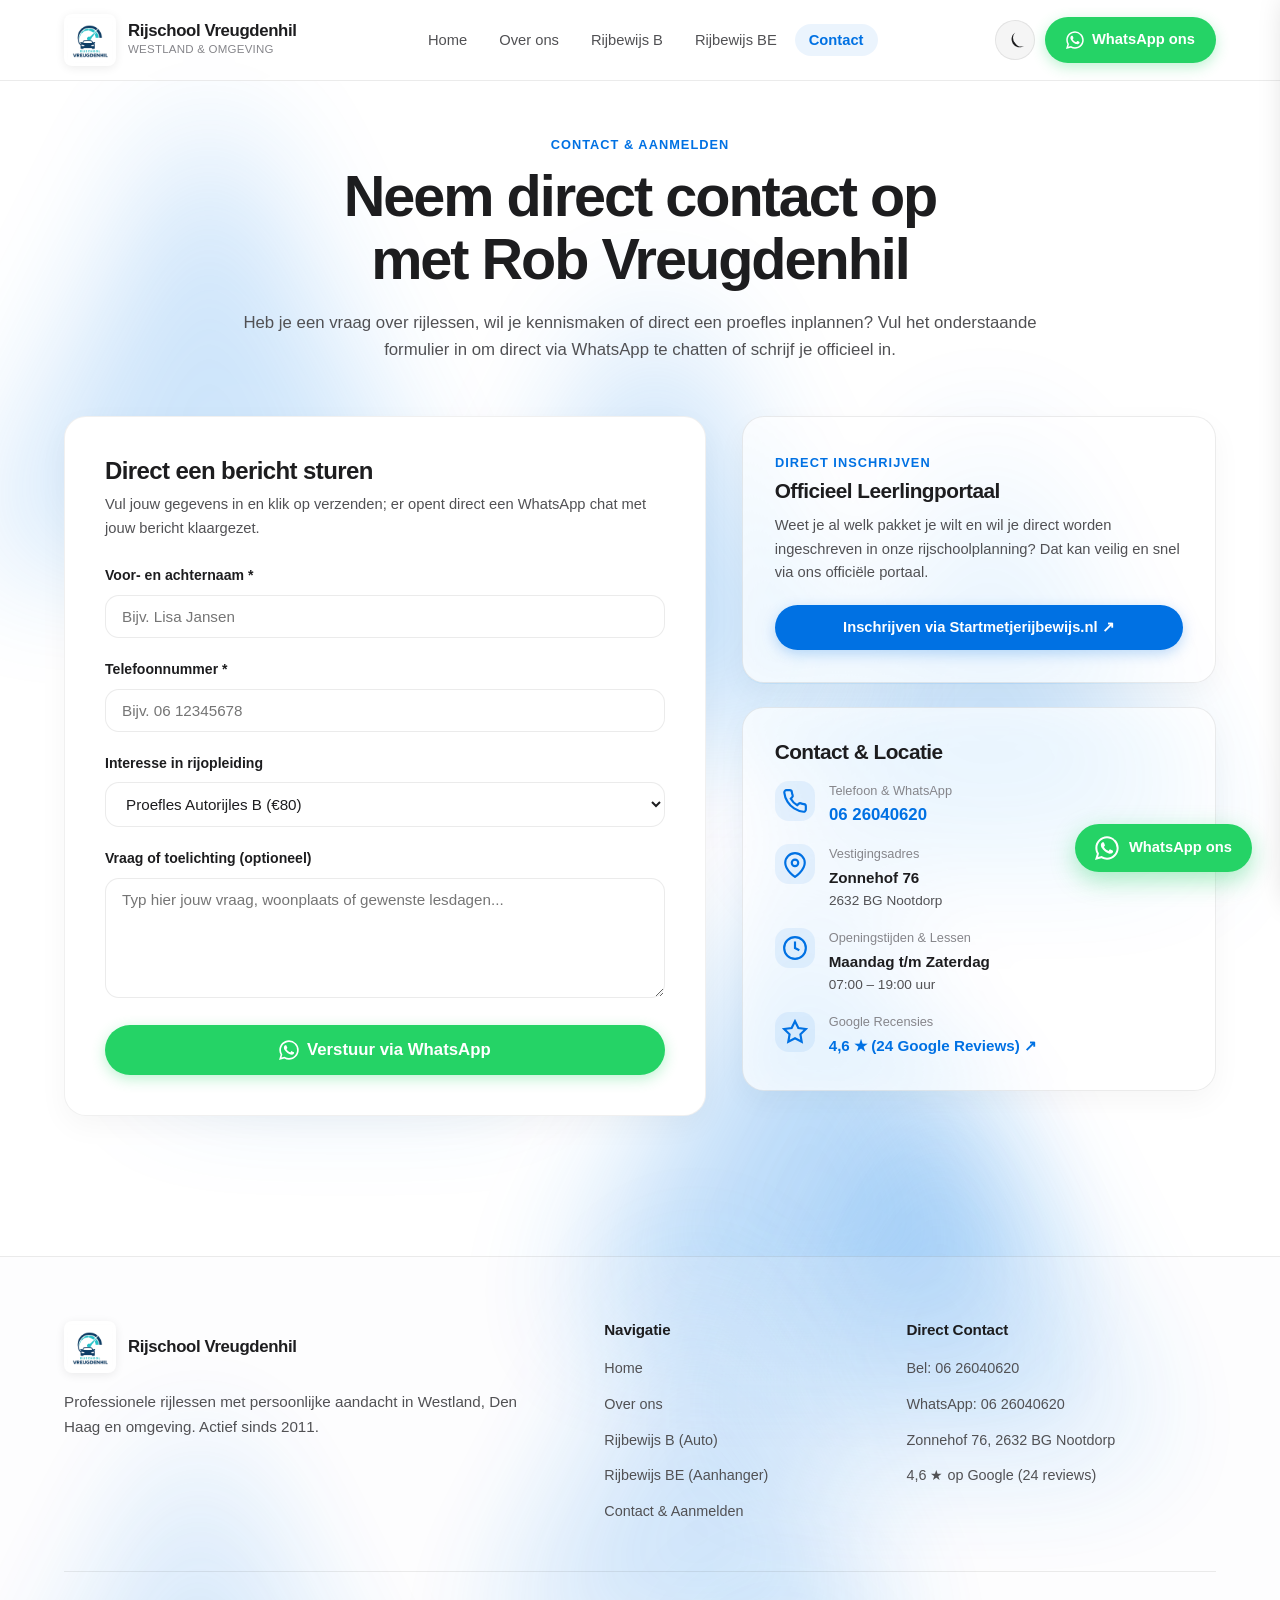
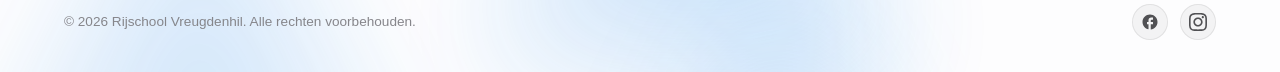
<file: contact.html>
<!DOCTYPE html>
<html lang="nl" data-theme="light">
<head>
  <meta charset="UTF-8">
  <meta name="viewport" content="width=device-width, initial-scale=1.0">
  <title>Contact & Aanmelden — Rijschool Vreugdenhil | Westland & Den Haag</title>
  
  <meta name="description" content="Neem direct contact op met Rijschool Vreugdenhil via WhatsApp of telefoon. Meld je direct aan voor autorijles (B) of aanhangerrijles (BE) in Westland en Den Haag.">
  <meta name="keywords" content="contact rijschool vreugdenhil, aanmelden rijles westland, rijles den haag whatsapp, rob vreugdenhil telefoon">
  <meta name="author" content="Rijschool Vreugdenhil">
  <meta name="robots" content="index, follow, noai, noimageai">
  <meta name="tdm-reservation" content="1">
  <link rel="canonical" href="https://www.rijschoolvreugdenhil.nl/contact.html">

  <meta property="og:type" content="website">
  <meta property="og:url" content="https://www.rijschoolvreugdenhil.nl/contact.html">
  <meta property="og:title" content="Contact & Aanmelden — Rijschool Vreugdenhil">
  <meta property="og:description" content="Vragen over rijles of direct een proefles inplannen? Neem direct contact op via WhatsApp of bel ons.">
  <meta property="og:image" content="https://www.rijschoolvreugdenhil.nl/images/Bannervreugdenhil.jpeg">

  <link rel="icon" type="image/png" href="images/logo.png">
  <link rel="stylesheet" href="css/styles.css?v=11">

  <script type="application/ld+json">
  {
    "@context": "https://schema.org",
    "@type": "ContactPage",
    "mainEntity": {
      "@type": "DrivingSchool",
      "name": "Rijschool Rob Vreugdenhil",
      "telephone": "+31626040620",
      "address": {
        "@type": "PostalAddress",
        "streetAddress": "Zonnehof 76",
        "addressLocality": "Nootdorp",
        "postalCode": "2632 BG",
        "addressCountry": "NL"
      }
    }
  }
  </script>
</head>
<body>
  <a href="#main-content" class="skip-link">Ga direct naar de hoofdinhoud</a>

  <!-- Header -->
  <header class="site-header">
    <div class="container nav-container">
      <a href="index.html" class="brand-link" aria-label="Rijschool Vreugdenhil homepage">
        <img src="images/logo.png" alt="Logo Rijschool Vreugdenhil" class="brand-logo-img">
        <div class="brand-name">
          <span class="brand-title">Rijschool Vreugdenhil</span>
          <span class="brand-subtitle">Westland &amp; omgeving</span>
        </div>
      </a>

      <nav class="main-nav" aria-label="Hoofdnavigatie">
        <ul class="nav-list">
          <li><a href="index.html" class="nav-link">Home</a></li>
          <li><a href="over-ons.html" class="nav-link">Over ons</a></li>
          <li><a href="rijbewijs-b.html" class="nav-link">Rijbewijs B</a></li>
          <li><a href="rijbewijs-be.html" class="nav-link">Rijbewijs BE</a></li>
          <li><a href="contact.html" class="nav-link active">Contact</a></li>
        </ul>
      </nav>

      <div class="header-actions">
        <button type="button" class="theme-toggle-btn" aria-label="Wissel van thema">
          <svg class="icon-moon" viewBox="0 0 24 24"><path d="M12.3 2a10 10 0 0 0-.19 14 10 10 0 0 0 11.89 4 10 10 0 1 1-11.7-18z"/></svg>
          <svg class="icon-sun" style="display:none;" viewBox="0 0 24 24"><path d="M12 7c-2.76 0-5 2.24-5 5s2.24 5 5 5 5-2.24 5-5-2.24-5-5-5zM2 13h2c.55 0 1-.45 1-1s-.45-1-1-1H2c-.55 0-1 .45-1 1s.45 1 1 1zm18 0h2c.55 0 1-.45 1-1s-.45-1-1-1h-2c-.55 0-1 .45-1 1s.45 1 1 1zM11 2v2c0 .55.45 1 1 1s1-.45 1-1V2c0-.55-.45-1-1-1s-1 .45-1 1zm0 18v2c0 .55.45 1 1 1s1-.45 1-1v-2c0-.55-.45-1-1-1s-1 .45-1 1zM5.99 4.58a.996.996 0 0 0-1.41 0 .996.996 0 0 0 0 1.41l1.06 1.06c.39.39 1.03.39 1.41 0s.39-1.03 0-1.41L5.99 4.58zm12.37 12.37a.996.996 0 0 0-1.41 0 .996.996 0 0 0 0 1.41l1.06 1.06c.39.39 1.03.39 1.41 0a.996.996 0 0 0 0-1.41l-1.06-1.06zm1.06-10.96a.996.996 0 0 0 0-1.41.996.996 0 0 0-1.41 0l-1.06 1.06c-.39.39-.39 1.03 0 1.41s1.03.39 1.41 0l1.06-1.06zM7.05 18.36a.996.996 0 0 0 0-1.41.996.996 0 0 0-1.41 0l-1.06 1.06c-.39.39-.39 1.03 0 1.41s1.03.39 1.41 0l1.06-1.06z"/></svg>
        </button>

        <a href="https://wa.me/31626040620?text=Hallo%20Rijschool%20Vreugdenhil!%20Graag%20wil%20ik%20me%20aanmelden%20voor%20een%20rijopleiding.%20Kunnen%20wij%20op%20korte%20termijn%20een%20afspraak%20maken%3F" target="_blank" rel="noopener" class="btn btn-whatsapp" aria-label="Direct contact via WhatsApp">
          <svg viewBox="0 0 24 24" width="18" height="18" fill="currentColor"><path d="M17.472 14.382c-.301-.15-1.78-.877-2.056-.977-.276-.1-.476-.15-.677.15-.2.3-.777.977-.952 1.178-.175.201-.351.226-.652.075-.301-.15-1.27-.468-2.42-1.493-.895-.798-1.5-1.783-1.675-2.084-.176-.301-.019-.464.132-.614.136-.135.301-.351.452-.527.15-.176.2-.301.3-.502.101-.2.05-.376-.025-.526-.075-.15-.677-1.632-.927-2.233-.244-.585-.493-.506-.677-.515-.175-.008-.376-.01-.577-.01-.2 0-.526.075-.802.376-.276.301-1.053 1.028-1.053 2.508 0 1.48 1.078 2.909 1.229 3.11.15.2 2.122 3.24 5.14 4.544.718.31 1.279.496 1.716.634.721.229 1.377.197 1.895.12.577-.086 1.78-.727 2.03-1.43.25-.702.25-1.304.175-1.43-.075-.126-.276-.201-.577-.351zM12.008 21.654c-1.745 0-3.454-.469-4.954-1.358l-.355-.21-3.684.966.983-3.593-.23-.366A9.619 9.619 0 0 1 2.36 12.01c0-5.32 4.33-9.65 9.65-9.65 2.578 0 5.002 1.003 6.825 2.827A9.605 9.605 0 0 1 21.66 12.01c0 5.322-4.33 9.644-9.652 9.644zm7.997-17.653A11.583 11.583 0 0 0 12.008.358C5.586.358.358 5.586.358 12.01c0 2.05.534 4.053 1.55 5.817L0 24l6.337-1.663c1.706.93 3.633 1.42 5.67 1.42h.005c6.422 0 11.649-5.228 11.65-11.652 0-3.11-1.21-6.036-3.415-8.243z"/></svg>
          <span>WhatsApp ons</span>
        </a>

        <button type="button" class="mobile-menu-toggle" aria-label="Menu openen">
          <svg viewBox="0 0 24 24" fill="none" stroke="currentColor" stroke-width="2"><path d="M3 12h18M3 6h18M3 18h18"/></svg>
        </button>
      </div>
    </div>
  </header>

  <!-- Mobiele Navigatie Drawer -->
  <div class="mobile-nav-overlay" aria-hidden="true"></div>
  <aside class="mobile-nav-drawer" aria-label="Mobiel menu">
    <div>
      <button type="button" class="mobile-nav-close" aria-label="Menu sluiten">✕</button>
      <ul class="mobile-nav-links">
        <li><a href="index.html" class="mobile-nav-link">Home</a></li>
        <li><a href="over-ons.html" class="mobile-nav-link">Over ons</a></li>
        <li><a href="rijbewijs-b.html" class="mobile-nav-link">Rijbewijs B (Auto)</a></li>
        <li><a href="rijbewijs-be.html" class="mobile-nav-link">Rijbewijs BE (Aanhanger)</a></li>
        <li><a href="contact.html" class="mobile-nav-link active">Contact & Aanmelden</a></li>
      </ul>
    </div>
    <div>
      <a href="https://wa.me/31626040620?text=Hallo%20Rijschool%20Vreugdenhil!%20Graag%20wil%20ik%20me%20aanmelden%20voor%20een%20rijopleiding.%20Kunnen%20wij%20op%20korte%20termijn%20een%20afspraak%20maken%3F" target="_blank" rel="noopener" class="btn btn-whatsapp" style="width:100%;">
        Open WhatsApp Chat
      </a>
    </div>
  </aside>

  <main id="main-content">
    <section class="section" style="padding-top: 50px;">
      <div class="container">
        <div class="section-header" style="max-width: 800px;">
          <span class="section-tag">Contact & Aanmelden</span>
          <h1 class="hero-title">Neem direct contact op met Rob Vreugdenhil</h1>
          <p class="section-subtitle">
            Heb je een vraag over rijlessen, wil je kennismaken of direct een proefles inplannen? Vul het onderstaande formulier in om direct via WhatsApp te chatten of schrijf je officieel in.
          </p>
        </div>

        <div class="contact-layout-grid">
          <!-- Contactformulier naar WhatsApp -->
          <div class="form-panel">
            <h2 style="font-size: 1.5rem; margin-bottom: 8px;">Direct een bericht sturen</h2>
            <p style="color: var(--text-secondary); margin-bottom: 24px; font-size: 0.92rem;">
              Vul jouw gegevens in en klik op verzenden; er opent direct een WhatsApp chat met jouw bericht klaargezet.
            </p>

            <form id="directContactForm">
              <div class="form-group">
                <label for="formName" class="form-label">Voor- en achternaam *</label>
                <input type="text" id="formName" class="form-input" placeholder="Bijv. Lisa Jansen" required>
              </div>

              <div class="form-group">
                <label for="formPhone" class="form-label">Telefoonnummer *</label>
                <input type="tel" id="formPhone" class="form-input" placeholder="Bijv. 06 12345678" required>
              </div>

              <div class="form-group">
                <label for="formCourse" class="form-label">Interesse in rijopleiding</label>
                <select id="formCourse" class="form-select">
                  <option value="Proefles Rijbewijs B (€80)">Proefles Autorijles B (€80)</option>
                  <option value="Autorijles B (Schakel)">Autorijles B (Schakel)</option>
                  <option value="Autorijles B (Automaat)">Autorijles B (Automaat)</option>
                  <option value="Aanhanger BE (Dagopleiding €835)">Aanhanger BE (Dagopleiding €835)</option>
                  <option value="Begeleiding bij Autisme / ADHD / Faalangst">Begeleiding bij Autisme / ADHD / Faalangst</option>
                  <option value="Algemene vraag / Overig">Algemene vraag / Overig</option>
                </select>
              </div>

              <div class="form-group">
                <label for="formMessage" class="form-label">Vraag of toelichting (optioneel)</label>
                <textarea id="formMessage" class="form-textarea" placeholder="Typ hier jouw vraag, woonplaats of gewenste lesdagen..."></textarea>
              </div>

              <div id="formFeedback" style="display:none; padding:12px; border-radius:var(--radius-sm); background:var(--accent-light); color:var(--accent); font-size:0.9rem; margin-bottom:16px;"></div>

              <button type="submit" class="btn btn-whatsapp btn-lg" style="width: 100%;">
                <svg viewBox="0 0 24 24" width="20" height="20" fill="currentColor"><path d="M17.472 14.382c-.301-.15-1.78-.877-2.056-.977-.276-.1-.476-.15-.677.15-.2.3-.777.977-.952 1.178-.175.201-.351.226-.652.075-.301-.15-1.27-.468-2.42-1.493-.895-.798-1.5-1.783-1.675-2.084-.176-.301-.019-.464.132-.614.136-.135.301-.351.452-.527.15-.176.2-.301.3-.502.101-.2.05-.376-.025-.526-.075-.15-.677-1.632-.927-2.233-.244-.585-.493-.506-.677-.515-.175-.008-.376-.01-.577-.01-.2 0-.526.075-.802.376-.276.301-1.053 1.028-1.053 2.508 0 1.48 1.078 2.909 1.229 3.11.15.2 2.122 3.24 5.14 4.544.718.31 1.279.496 1.716.634.721.229 1.377.197 1.895.12.577-.086 1.78-.727 2.03-1.43.25-.702.25-1.304.175-1.43-.075-.126-.276-.201-.577-.351zM12.008 21.654c-1.745 0-3.454-.469-4.954-1.358l-.355-.21-3.684.966.983-3.593-.23-.366A9.619 9.619 0 0 1 2.36 12.01c0-5.32 4.33-9.65 9.65-9.65 2.578 0 5.002 1.003 6.825 2.827A9.605 9.605 0 0 1 21.66 12.01c0 5.322-4.33 9.644-9.652 9.644zm7.997-17.653A11.583 11.583 0 0 0 12.008.358C5.586.358.358 5.586.358 12.01c0 2.05.534 4.053 1.55 5.817L0 24l6.337-1.663c1.706.93 3.633 1.42 5.67 1.42h.005c6.422 0 11.649-5.228 11.65-11.652 0-3.11-1.21-6.036-3.415-8.243z"/></svg>
                <span>Verstuur via WhatsApp</span>
              </button>
            </form>
          </div>

          <!-- Directe Contactgegevens & Officiële Aanmeldknop -->
          <div style="display: flex; flex-direction: column; gap: 24px;">
            <!-- Kaart 1: Officiële Inschrijving -->
            <div class="glass-panel" style="padding: 32px;">
              <span class="section-tag" style="margin-bottom:6px;">Direct Inschrijven</span>
              <h3 style="font-size: 1.3rem; margin-bottom: 10px;">Officieel Leerlingportaal</h3>
              <p style="font-size: 0.92rem; color: var(--text-secondary); margin-bottom: 20px;">
                Weet je al welk pakket je wilt en wil je direct worden ingeschreven in onze rijschoolplanning? Dat kan veilig en snel via ons officiële portaal.
              </p>
              <a href="https://www.startmetjerijbewijs.nl/inschrijven/robvreugdenhil" target="_blank" rel="noopener" class="btn btn-primary" style="width: 100%;">
                Inschrijven via Startmetjerijbewijs.nl ↗
              </a>
            </div>

            <!-- Kaart 2: Direct Bellen & Adres -->
            <div class="glass-panel" style="padding: 32px;">
              <h3 style="font-size: 1.3rem; margin-bottom: 16px;">Contact & Locatie</h3>
              
              <div style="display: flex; flex-direction: column; gap: 16px;">
                <div style="display: flex; align-items: flex-start; gap: 14px;">
                  <div class="feature-icon-wrap" style="width:40px; height:40px; margin-bottom:0;">
                    <svg viewBox="0 0 24 24" fill="none" stroke="currentColor" stroke-width="2"><path d="M22 16.92v3a2 2 0 0 1-2.18 2 19.79 19.79 0 0 1-8.63-3.07 19.5 19.5 0 0 1-6-6 19.79 19.79 0 0 1-3.07-8.67A2 2 0 0 1 4.11 2h3a2 2 0 0 1 2 1.72 12.84 12.84 0 0 0 .7 2.81 2 2 0 0 1-.45 2.11L8.09 9.91a16 16 0 0 0 6 6l1.27-1.27a2 2 0 0 1 2.11-.45 12.84 12.84 0 0 0 2.81.7A2 2 0 0 1 22 16.92z"/></svg>
                  </div>
                  <div>
                    <span style="font-size: 0.8rem; color: var(--text-muted); display: block;">Telefoon & WhatsApp</span>
                    <a href="tel:+31626040620" style="font-size: 1.05rem; font-weight: 700; color: var(--accent);">06 26040620</a>
                  </div>
                </div>

                <div style="display: flex; align-items: flex-start; gap: 14px;">
                  <div class="feature-icon-wrap" style="width:40px; height:40px; margin-bottom:0;">
                    <svg viewBox="0 0 24 24" fill="none" stroke="currentColor" stroke-width="2"><path d="M21 10c0 7-9 13-9 13s-9-6-9-13a9 9 0 0 1 18 0z"/><circle cx="12" cy="10" r="3"/></svg>
                  </div>
                  <div>
                    <span style="font-size: 0.8rem; color: var(--text-muted); display: block;">Vestigingsadres</span>
                    <span style="font-size: 0.95rem; font-weight: 600;">Zonnehof 76</span>
                    <span style="font-size: 0.85rem; color: var(--text-secondary); display: block;">2632 BG Nootdorp</span>
                  </div>
                </div>

                <div style="display: flex; align-items: flex-start; gap: 14px;">
                  <div class="feature-icon-wrap" style="width:40px; height:40px; margin-bottom:0;">
                    <svg viewBox="0 0 24 24" fill="none" stroke="currentColor" stroke-width="2"><circle cx="12" cy="12" r="10"/><polyline points="12 6 12 12 16 14"/></svg>
                  </div>
                  <div>
                    <span style="font-size: 0.8rem; color: var(--text-muted); display: block;">Openingstijden & Lessen</span>
                    <span style="font-size: 0.95rem; font-weight: 600;">Maandag t/m Zaterdag</span>
                    <span style="font-size: 0.85rem; color: var(--text-secondary); display: block;">07:00 – 19:00 uur</span>
                  </div>
                </div>

                <div style="display: flex; align-items: flex-start; gap: 14px;">
                  <div class="feature-icon-wrap" style="width:40px; height:40px; margin-bottom:0;">
                    <svg viewBox="0 0 24 24" fill="none" stroke="currentColor" stroke-width="2"><polygon points="12 2 15.09 8.26 22 9.27 17 14.14 18.18 21.02 12 17.77 5.82 21.02 7 14.14 2 9.27 8.91 8.26 12 2"/></svg>
                  </div>
                  <div>
                    <span style="font-size: 0.8rem; color: var(--text-muted); display: block;">Google Recensies</span>
                    <a href="https://maps.app.goo.gl/g1JHbJTAHFUbRV528" target="_blank" rel="noopener" style="font-size: 0.95rem; font-weight: 700; color: var(--accent);">
                      4,6 ★ (24 Google Reviews) ↗
                    </a>
                  </div>
                </div>
              </div>
            </div>
          </div>
        </div>
      </div>
    </section>
  </main>

  <!-- Zwevende WhatsApp Knop -->
  <a href="https://wa.me/31626040620?text=Hallo%20Rijschool%20Vreugdenhil!%20Graag%20wil%20ik%20me%20aanmelden%20voor%20een%20rijopleiding.%20Kunnen%20wij%20op%20korte%20termijn%20een%20afspraak%20maken%3F" target="_blank" rel="noopener" class="wa-float-btn" aria-label="Stuur direct een WhatsApp bericht">
    <svg viewBox="0 0 24 24"><path d="M17.472 14.382c-.301-.15-1.78-.877-2.056-.977-.276-.1-.476-.15-.677.15-.2.3-.777.977-.952 1.178-.175.201-.351.226-.652.075-.301-.15-1.27-.468-2.42-1.493-.895-.798-1.5-1.783-1.675-2.084-.176-.301-.019-.464.132-.614.136-.135.301-.351.452-.527.15-.176.2-.301.3-.502.101-.2.05-.376-.025-.526-.075-.15-.677-1.632-.927-2.233-.244-.585-.493-.506-.677-.515-.175-.008-.376-.01-.577-.01-.2 0-.526.075-.802.376-.276.301-1.053 1.028-1.053 2.508 0 1.48 1.078 2.909 1.229 3.11.15.2 2.122 3.24 5.14 4.544.718.31 1.279.496 1.716.634.721.229 1.377.197 1.895.12.577-.086 1.78-.727 2.03-1.43.25-.702.25-1.304.175-1.43-.075-.126-.276-.201-.577-.351zM12.008 21.654c-1.745 0-3.454-.469-4.954-1.358l-.355-.21-3.684.966.983-3.593-.23-.366A9.619 9.619 0 0 1 2.36 12.01c0-5.32 4.33-9.65 9.65-9.65 2.578 0 5.002 1.003 6.825 2.827A9.605 9.605 0 0 1 21.66 12.01c0 5.322-4.33 9.644-9.652 9.644zm7.997-17.653A11.583 11.583 0 0 0 12.008.358C5.586.358.358 5.586.358 12.01c0 2.05.534 4.053 1.55 5.817L0 24l6.337-1.663c1.706.93 3.633 1.42 5.67 1.42h.005c6.422 0 11.649-5.228 11.65-11.652 0-3.11-1.21-6.036-3.415-8.243z"/></svg>
    <span>WhatsApp ons</span>
  </a>

  <!-- Footer -->
  <footer class="site-footer">
    <div class="container">
      <div class="footer-grid">
        <div>
          <a href="index.html" class="brand-link">
            <img src="images/logo.png" alt="Logo" class="brand-logo-img">
            <span class="brand-title">Rijschool Vreugdenhil</span>
          </a>
          <p class="footer-brand-desc">
            Professionele rijlessen met persoonlijke aandacht in Westland, Den Haag en omgeving. Actief sinds 2011.
          </p>
        </div>

        <div>
          <h4 class="footer-col-title">Navigatie</h4>
          <ul class="footer-links">
            <li><a href="index.html" class="footer-link">Home</a></li>
            <li><a href="over-ons.html" class="footer-link">Over ons</a></li>
            <li><a href="rijbewijs-b.html" class="footer-link">Rijbewijs B (Auto)</a></li>
            <li><a href="rijbewijs-be.html" class="footer-link">Rijbewijs BE (Aanhanger)</a></li>
            <li><a href="contact.html" class="footer-link">Contact & Aanmelden</a></li>
          </ul>
        </div>

        <div>
          <h4 class="footer-col-title">Direct Contact</h4>
          <ul class="footer-links">
            <li><a href="tel:+31626040620" class="footer-link">Bel: 06 26040620</a></li>
            <li><a href="https://wa.me/31626040620" target="_blank" rel="noopener" class="footer-link">WhatsApp: 06 26040620</a></li>
            <li><a href="https://maps.app.goo.gl/g1JHbJTAHFUbRV528" target="_blank" rel="noopener" class="footer-link">Zonnehof 76, 2632 BG Nootdorp</a></li>
            <li><a href="https://maps.app.goo.gl/g1JHbJTAHFUbRV528" target="_blank" rel="noopener" class="footer-link">4,6 ★ op Google (24 reviews)</a></li>
          </ul>
        </div>
      </div>

      <div class="footer-bottom">
        <div>
          © <span class="current-year">2026</span> Rijschool Vreugdenhil. Alle rechten voorbehouden.
        </div>
        <div class="footer-socials">
          <a href="https://www.facebook.com/people/Rijschool-Vreugdenhil/61570730446154/" target="_blank" rel="noopener" class="social-icon-link" aria-label="Facebook">
            <svg viewBox="0 0 24 24"><path d="M22 12c0-5.52-4.48-10-10-10S2 6.48 2 12c0 4.84 3.44 8.87 8 9.8V15H8v-3h2V9.5C10 7.57 11.57 6 13.5 6H16v3h-2c-.55 0-1 .45-1 1v2h3v3h-3v6.95c5.05-.5 9-4.76 9-9.95z"/></svg>
          </a>
          <a href="https://www.instagram.com/rijschoolvreugdenhil" target="_blank" rel="noopener" class="social-icon-link" aria-label="Instagram">
            <svg viewBox="0 0 24 24"><path d="M12 2.163c3.204 0 3.584.012 4.85.07 3.252.148 4.771 1.691 4.919 4.919.058 1.265.069 1.645.069 4.849 0 3.205-.012 3.584-.069 4.849-.149 3.225-1.664 4.771-4.919 4.919-1.266.058-1.644.07-4.85.07-3.204 0-3.584-.012-4.849-.07-3.26-.149-4.771-1.699-4.919-4.92-.058-1.265-.07-1.644-.07-4.849 0-3.204.013-3.583.07-4.849.149-3.227 1.664-4.771 4.919-4.919 1.266-.057 1.645-.069 4.849-.069zm0-2.163c-3.259 0-3.667.014-4.947.072-4.358.2-6.78 2.618-6.98 6.98-.059 1.281-.073 1.689-.073 4.948 0 3.259.014 3.668.072 4.948.2 4.358 2.618 6.78 6.98 6.98 1.281.058 1.689.072 4.948.072 3.259 0 3.668-.014 4.948-.072 4.354-.2 6.782-2.618 6.979-6.98.059-1.28.073-1.689.073-4.948 0-3.259-.014-3.667-.072-4.947-.196-4.354-2.617-6.78-6.979-6.98-1.281-.059-1.69-.073-4.949-.073zm0 5.838c-3.403 0-6.162 2.759-6.162 6.162s2.759 6.163 6.162 6.163 6.162-2.759 6.162-6.163c0-3.403-2.759-6.162-6.162-6.162zm0 10.162c-2.209 0-4-1.79-4-4 0-2.209 1.791-4 4-4s4 1.791 4 4c0 2.21-1.791 4-4 4zm6.406-11.845c-.796 0-1.441.645-1.441 1.44s.645 1.44 1.441 1.44c.795 0 1.439-.645 1.439-1.44s-.644-1.44-1.439-1.44z"/></svg>
          </a>
        </div>
      </div>
    </div>
  </footer>

  <script src="js/main.js?v=5"></script>
</body>
</html>
</file>
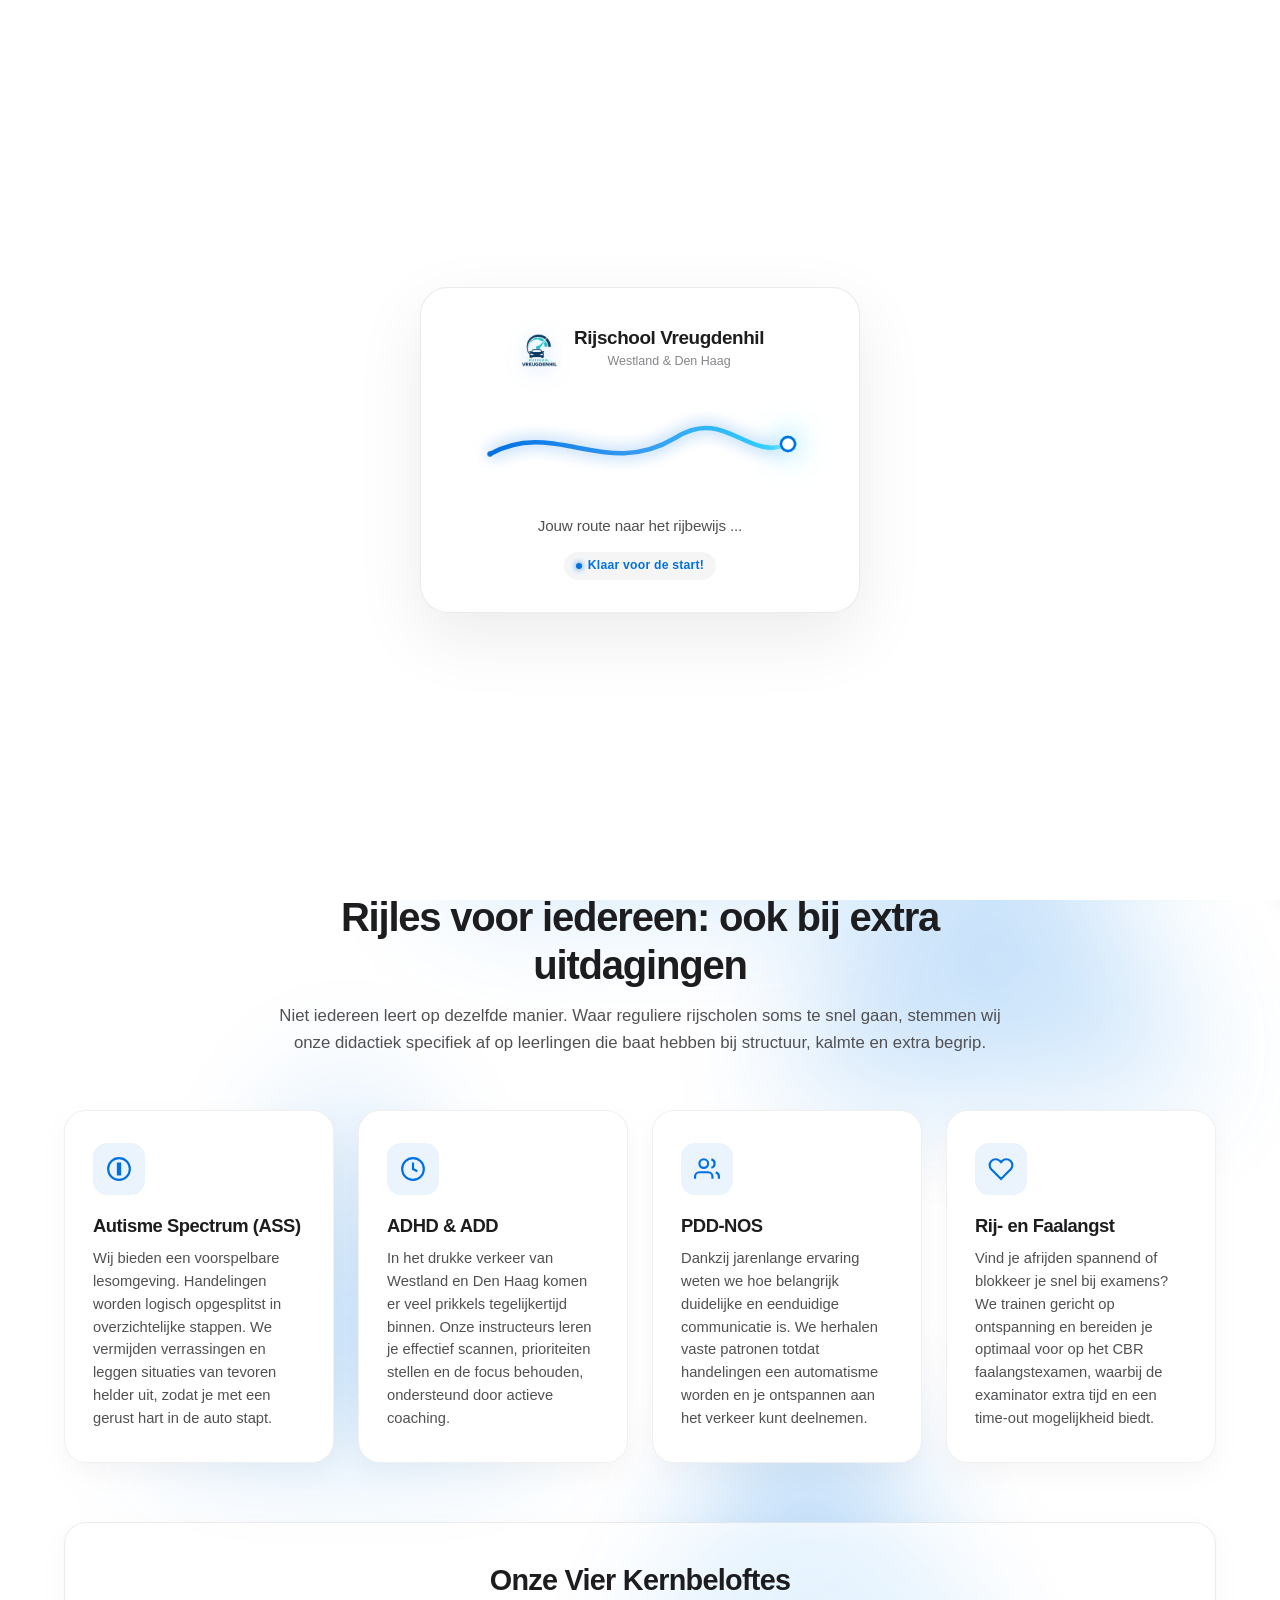
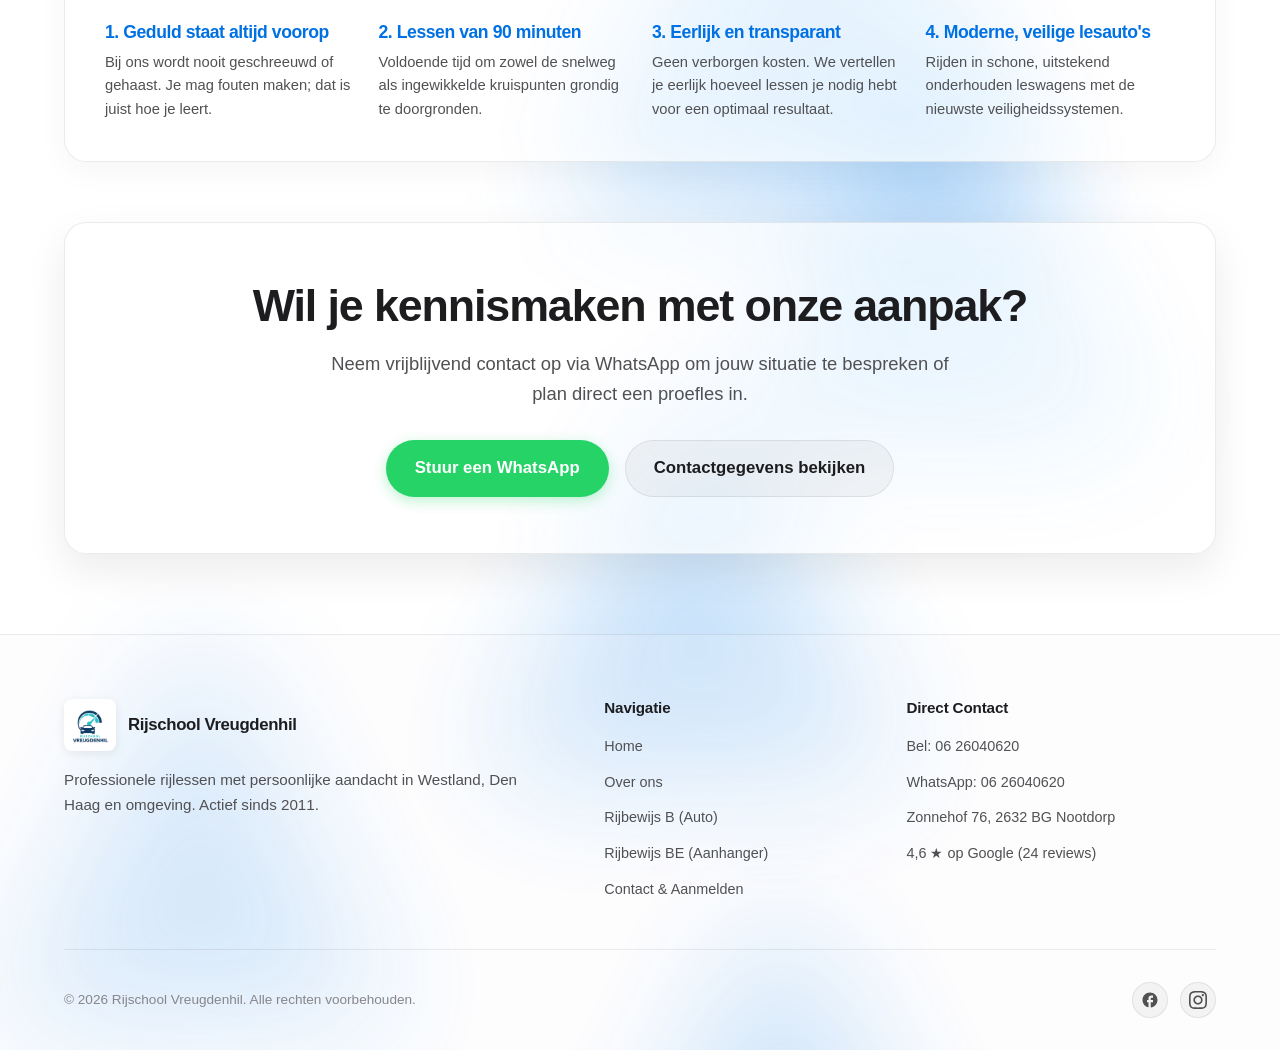
<file: over-ons.html>
<!DOCTYPE html>
<html lang="nl" data-theme="light">
<head>
  <meta charset="UTF-8">
  <meta name="viewport" content="width=device-width, initial-scale=1.0">
  <title>Over Rijschool Vreugdenhil — Ervaren Rij-instructeur Sinds 2011</title>
  
  <meta name="description" content="Maak kennis met Rijschool Vreugdenhil in Westland & Den Haag. Ervaren instructeur sinds 2011, gespecialiseerd in persoonlijke begeleiding bij autisme, ADHD en rijangst.">
  <meta name="keywords" content="over rijschool vreugdenhil, rob vreugdenhil, rijschool westland, rijschool den haag, autisme rijles, faalangst rijexamen">
  <meta name="author" content="Rijschool Vreugdenhil">
  <meta name="robots" content="index, follow, noai, noimageai">
  <meta name="tdm-reservation" content="1">
  <link rel="canonical" href="https://www.rijschoolvreugdenhil.nl/over-ons.html">

  <meta property="og:type" content="website">
  <meta property="og:url" content="https://www.rijschoolvreugdenhil.nl/over-ons.html">
  <meta property="og:title" content="Over Rijschool Vreugdenhil — Ervaren Rij-instructeur Sinds 2011">
  <meta property="og:description" content="Al meer dan 15 jaar jouw vertrouwde rijschool in Westland en Den Haag. Persoonlijke begeleiding op maat.">
  <meta property="og:image" content="https://www.rijschoolvreugdenhil.nl/images/Bannervreugdenhil.jpeg">

  <link rel="icon" type="image/png" href="images/logo.png">
  <link rel="stylesheet" href="css/styles.css?v=11">

  <script type="application/ld+json">
  {
    "@context": "https://schema.org",
    "@type": "AboutPage",
    "mainEntity": {
      "@type": "DrivingSchool",
      "name": "Rijschool Rob Vreugdenhil",
      "telephone": "+31626040620",
      "address": {
        "@type": "PostalAddress",
        "streetAddress": "Zonnehof 76",
        "addressLocality": "Nootdorp",
        "postalCode": "2632 BG",
        "addressCountry": "NL"
      }
    }
  }
  </script>
</head>
<body>
  <a href="#main-content" class="skip-link">Ga direct naar de hoofdinhoud</a>

  <!-- Header -->
  <header class="site-header">
    <div class="container nav-container">
      <a href="index.html" class="brand-link" aria-label="Rijschool Vreugdenhil homepage">
        <img src="images/logo.png" alt="Logo Rijschool Vreugdenhil" class="brand-logo-img">
        <div class="brand-name">
          <span class="brand-title">Rijschool Vreugdenhil</span>
          <span class="brand-subtitle">Westland &amp; omgeving</span>
        </div>
      </a>

      <nav class="main-nav" aria-label="Hoofdnavigatie">
        <ul class="nav-list">
          <li><a href="index.html" class="nav-link">Home</a></li>
          <li><a href="over-ons.html" class="nav-link active">Over ons</a></li>
          <li><a href="rijbewijs-b.html" class="nav-link">Rijbewijs B</a></li>
          <li><a href="rijbewijs-be.html" class="nav-link">Rijbewijs BE</a></li>
          <li><a href="contact.html" class="nav-link">Contact</a></li>
        </ul>
      </nav>

      <div class="header-actions">
        <button type="button" class="theme-toggle-btn" aria-label="Wissel van thema">
          <svg class="icon-moon" viewBox="0 0 24 24"><path d="M12.3 2a10 10 0 0 0-.19 14 10 10 0 0 0 11.89 4 10 10 0 1 1-11.7-18z"/></svg>
          <svg class="icon-sun" style="display:none;" viewBox="0 0 24 24"><path d="M12 7c-2.76 0-5 2.24-5 5s2.24 5 5 5 5-2.24 5-5-2.24-5-5-5zM2 13h2c.55 0 1-.45 1-1s-.45-1-1-1H2c-.55 0-1 .45-1 1s.45 1 1 1zm18 0h2c.55 0 1-.45 1-1s-.45-1-1-1h-2c-.55 0-1 .45-1 1s.45 1 1 1zM11 2v2c0 .55.45 1 1 1s1-.45 1-1V2c0-.55-.45-1-1-1s-1 .45-1 1zm0 18v2c0 .55.45 1 1 1s1-.45 1-1v-2c0-.55-.45-1-1-1s-1 .45-1 1zM5.99 4.58a.996.996 0 0 0-1.41 0 .996.996 0 0 0 0 1.41l1.06 1.06c.39.39 1.03.39 1.41 0s.39-1.03 0-1.41L5.99 4.58zm12.37 12.37a.996.996 0 0 0-1.41 0 .996.996 0 0 0 0 1.41l1.06 1.06c.39.39 1.03.39 1.41 0a.996.996 0 0 0 0-1.41l-1.06-1.06zm1.06-10.96a.996.996 0 0 0 0-1.41.996.996 0 0 0-1.41 0l-1.06 1.06c-.39.39-.39 1.03 0 1.41s1.03.39 1.41 0l1.06-1.06zM7.05 18.36a.996.996 0 0 0 0-1.41.996.996 0 0 0-1.41 0l-1.06 1.06c-.39.39-.39 1.03 0 1.41s1.03.39 1.41 0l1.06-1.06z"/></svg>
        </button>

        <a href="https://wa.me/31626040620?text=Hallo%20Rijschool%20Vreugdenhil!%20Graag%20wil%20ik%20me%20aanmelden%20voor%20een%20rijopleiding.%20Kunnen%20wij%20op%20korte%20termijn%20een%20afspraak%20maken%3F" target="_blank" rel="noopener" class="btn btn-whatsapp" aria-label="Direct contact via WhatsApp">
          <svg viewBox="0 0 24 24" width="18" height="18" fill="currentColor"><path d="M17.472 14.382c-.301-.15-1.78-.877-2.056-.977-.276-.1-.476-.15-.677.15-.2.3-.777.977-.952 1.178-.175.201-.351.226-.652.075-.301-.15-1.27-.468-2.42-1.493-.895-.798-1.5-1.783-1.675-2.084-.176-.301-.019-.464.132-.614.136-.135.301-.351.452-.527.15-.176.2-.301.3-.502.101-.2.05-.376-.025-.526-.075-.15-.677-1.632-.927-2.233-.244-.585-.493-.506-.677-.515-.175-.008-.376-.01-.577-.01-.2 0-.526.075-.802.376-.276.301-1.053 1.028-1.053 2.508 0 1.48 1.078 2.909 1.229 3.11.15.2 2.122 3.24 5.14 4.544.718.31 1.279.496 1.716.634.721.229 1.377.197 1.895.12.577-.086 1.78-.727 2.03-1.43.25-.702.25-1.304.175-1.43-.075-.126-.276-.201-.577-.351zM12.008 21.654c-1.745 0-3.454-.469-4.954-1.358l-.355-.21-3.684.966.983-3.593-.23-.366A9.619 9.619 0 0 1 2.36 12.01c0-5.32 4.33-9.65 9.65-9.65 2.578 0 5.002 1.003 6.825 2.827A9.605 9.605 0 0 1 21.66 12.01c0 5.322-4.33 9.644-9.652 9.644zm7.997-17.653A11.583 11.583 0 0 0 12.008.358C5.586.358.358 5.586.358 12.01c0 2.05.534 4.053 1.55 5.817L0 24l6.337-1.663c1.706.93 3.633 1.42 5.67 1.42h.005c6.422 0 11.649-5.228 11.65-11.652 0-3.11-1.21-6.036-3.415-8.243z"/></svg>
          <span>WhatsApp ons</span>
        </a>

        <button type="button" class="mobile-menu-toggle" aria-label="Menu openen">
          <svg viewBox="0 0 24 24" fill="none" stroke="currentColor" stroke-width="2"><path d="M3 12h18M3 6h18M3 18h18"/></svg>
        </button>
      </div>
    </div>
  </header>

  <!-- Mobiele Navigatie Drawer -->
  <div class="mobile-nav-overlay" aria-hidden="true"></div>
  <aside class="mobile-nav-drawer" aria-label="Mobiel menu">
    <div>
      <button type="button" class="mobile-nav-close" aria-label="Menu sluiten">✕</button>
      <ul class="mobile-nav-links">
        <li><a href="index.html" class="mobile-nav-link">Home</a></li>
        <li><a href="over-ons.html" class="mobile-nav-link active">Over ons</a></li>
        <li><a href="rijbewijs-b.html" class="mobile-nav-link">Rijbewijs B (Auto)</a></li>
        <li><a href="rijbewijs-be.html" class="mobile-nav-link">Rijbewijs BE (Aanhanger)</a></li>
        <li><a href="contact.html" class="mobile-nav-link">Contact & Aanmelden</a></li>
      </ul>
    </div>
    <div>
      <a href="https://wa.me/31626040620?text=Hallo%20Rijschool%20Vreugdenhil!%20Graag%20wil%20ik%20me%20aanmelden%20voor%20een%20rijopleiding.%20Kunnen%20wij%20op%20korte%20termijn%20een%20afspraak%20maken%3F" target="_blank" rel="noopener" class="btn btn-whatsapp" style="width:100%;">
        Open WhatsApp Chat
      </a>
    </div>
  </aside>

  <main id="main-content">
    <!-- Intro Hero -->
    <section class="section" style="padding-top: 50px;">
      <div class="container">
        <div class="section-header" style="max-width: 800px;">
          <span class="section-tag">Over Rijschool Vreugdenhil</span>
          <h1 class="section-title">Ervaren, geduldig en persoonlijk sinds 2011</h1>
          <p class="section-subtitle">
            Leren autorijden is een waardevolle vaardigheid voor het leven. Bij Rijschool Vreugdenhil geloven wij dat zelfvertrouwen ontstaat door rust, duidelijke uitleg en een veilige sfeer in de auto.
          </p>
        </div>

        <div class="glass-panel" style="padding: 40px; margin-bottom: 60px;">
          <div class="about-story-grid">
            <div>
              <h2 style="font-size: 1.8rem; margin-bottom: 16px;">Wie zijn wij?</h2>
              <p style="margin-bottom: 16px;">
                Rijschool Vreugdenhil is opgericht door Rob Vreugdenhil en al sinds 2011 een vertrouwd gezicht in Westland, Den Haag en omstreken. Wat begon vanuit een grote passie voor het vak en verkeersveiligheid, is uitgegroeid tot een professionele rijschool met een uitstekende reputatie en een hoog slagingspercentage.
              </p>
              <p style="margin-bottom: 16px;">
                Wij geven autorijles in zowel handgeschakelde auto's als in automaten, en leiden vakmensen en particulieren op voor het aanhangerrijbewijs (BE). Onze instructeurs zijn gecertificeerd, rustig en nemen de tijd om naar jou te luisteren.
              </p>
              <p>
                Geen gehaaste lessen of wisselende gezichten: bij ons rij je met een vaste instructeur die precies weet waar jouw sterke punten liggen en waar je nog wat extra oefening nodig hebt.
              </p>
            </div>
            <div>
              <video autoplay loop muted playsinline poster="images/Bannervreugdenhil.jpeg" style="width: 100%; border-radius: var(--radius-md); box-shadow: var(--glass-shadow); object-fit: cover; display: block;">
                <source src="images/banner.webm" type="video/webm">
                Uw browser ondersteunt geen video tags.
              </video>
            </div>
          </div>
        </div>

        <!-- Onze Specialisaties -->
        <div class="section-header" style="max-width: 760px; margin-top: 80px;">
          <span class="section-tag">Onze Specialisaties</span>
          <h2 class="section-title">Rijles voor iedereen: ook bij extra uitdagingen</h2>
          <p class="section-subtitle">
            Niet iedereen leert op dezelfde manier. Waar reguliere rijscholen soms te snel gaan, stemmen wij onze didactiek specifiek af op leerlingen die baat hebben bij structuur, kalmte en extra begrip.
          </p>
        </div>

        <div class="features-grid" style="margin-bottom: 60px;">
          <div class="feature-card">
            <div class="feature-icon-wrap">
              <svg viewBox="0 0 24 24" fill="none" stroke="currentColor" stroke-width="2"><path d="M12 2a10 10 0 1 0 10 10A10 10 0 0 0 12 2zm1 15h-2v-6h2zm0-8h-2V7h2z"/></svg>
            </div>
            <h3 class="feature-title">Autisme Spectrum (ASS)</h3>
            <p class="feature-text">
              Wij bieden een voorspelbare lesomgeving. Handelingen worden logisch opgesplitst in overzichtelijke stappen. We vermijden verrassingen en leggen situaties van tevoren helder uit, zodat je met een gerust hart in de auto stapt.
            </p>
          </div>

          <div class="feature-card">
            <div class="feature-icon-wrap">
              <svg viewBox="0 0 24 24" fill="none" stroke="currentColor" stroke-width="2"><circle cx="12" cy="12" r="10"/><path d="M12 6v6l4 2"/></svg>
            </div>
            <h3 class="feature-title">ADHD & ADD</h3>
            <p class="feature-text">
              In het drukke verkeer van Westland en Den Haag komen er veel prikkels tegelijkertijd binnen. Onze instructeurs leren je effectief scannen, prioriteiten stellen en de focus behouden, ondersteund door actieve coaching.
            </p>
          </div>

          <div class="feature-card">
            <div class="feature-icon-wrap">
              <svg viewBox="0 0 24 24" fill="none" stroke="currentColor" stroke-width="2"><path d="M17 21v-2a4 4 0 0 0-4-4H5a4 4 0 0 0-4 4v2"/><circle cx="9" cy="7" r="4"/><path d="M23 21v-2a4 4 0 0 0-3-3.87"/><path d="M16 3.13a4 4 0 0 1 0 7.75"/></svg>
            </div>
            <h3 class="feature-title">PDD-NOS</h3>
            <p class="feature-text">
              Dankzij jarenlange ervaring weten we hoe belangrijk duidelijke en eenduidige communicatie is. We herhalen vaste patronen totdat handelingen een automatisme worden en je ontspannen aan het verkeer kunt deelnemen.
            </p>
          </div>

          <div class="feature-card">
            <div class="feature-icon-wrap">
              <svg viewBox="0 0 24 24" fill="none" stroke="currentColor" stroke-width="2"><path d="M20.84 4.61a5.5 5.5 0 0 0-7.78 0L12 5.67l-1.06-1.06a5.5 5.5 0 0 0-7.78 7.78l1.06 1.06L12 21.23l7.78-7.78 1.06-1.06a5.5 5.5 0 0 0 0-7.78z"/></svg>
            </div>
            <h3 class="feature-title">Rij- en Faalangst</h3>
            <p class="feature-text">
              Vind je afrijden spannend of blokkeer je snel bij examens? We trainen gericht op ontspanning en bereiden je optimaal voor op het CBR faalangstexamen, waarbij de examinator extra tijd en een time-out mogelijkheid biedt.
            </p>
          </div>
        </div>

        <!-- Kernwaarden & Werkwijze -->
        <div class="glass-panel" style="padding: 40px; margin-bottom: 60px;">
          <h2 style="font-size: 1.8rem; margin-bottom: 24px; text-align: center;">Onze Vier Kernbeloftes</h2>
          <div class="responsive-promises-grid">
            <div>
              <h4 style="font-size: 1.1rem; color: var(--accent); margin-bottom: 8px;">1. Geduld staat altijd voorop</h4>
              <p style="font-size: 0.92rem;">Bij ons wordt nooit geschreeuwd of gehaast. Je mag fouten maken; dat is juist hoe je leert.</p>
            </div>
            <div>
              <h4 style="font-size: 1.1rem; color: var(--accent); margin-bottom: 8px;">2. Lessen van 90 minuten</h4>
              <p style="font-size: 0.92rem;">Voldoende tijd om zowel de snelweg als ingewikkelde kruispunten grondig te doorgronden.</p>
            </div>
            <div>
              <h4 style="font-size: 1.1rem; color: var(--accent); margin-bottom: 8px;">3. Eerlijk en transparant</h4>
              <p style="font-size: 0.92rem;">Geen verborgen kosten. We vertellen je eerlijk hoeveel lessen je nodig hebt voor een optimaal resultaat.</p>
            </div>
            <div>
              <h4 style="font-size: 1.1rem; color: var(--accent); margin-bottom: 8px;">4. Moderne, veilige lesauto's</h4>
              <p style="font-size: 0.92rem;">Rijden in schone, uitstekend onderhouden leswagens met de nieuwste veiligheidssystemen.</p>
            </div>
          </div>
        </div>

        <!-- CTA Box -->
        <div class="cta-box glass-panel">
          <h2 class="cta-title">Wil je kennismaken met onze aanpak?</h2>
          <p class="cta-desc">
            Neem vrijblijvend contact op via WhatsApp om jouw situatie te bespreken of plan direct een proefles in.
          </p>
          <div class="cta-actions">
            <a href="https://wa.me/31626040620?text=Hallo%20Rijschool%20Vreugdenhil!%20Graag%20wil%20ik%20me%20aanmelden%20voor%20een%20rijopleiding.%20Kunnen%20wij%20op%20korte%20termijn%20een%20afspraak%20maken%3F" target="_blank" rel="noopener" class="btn btn-whatsapp btn-lg">Stuur een WhatsApp</a>
            <a href="contact.html" class="btn btn-secondary btn-lg">Contactgegevens bekijken</a>
          </div>
        </div>
      </div>
    </section>
  </main>

  <!-- Zwevende WhatsApp Knop -->
  <a href="https://wa.me/31626040620?text=Hallo%20Rijschool%20Vreugdenhil!%20Graag%20wil%20ik%20me%20aanmelden%20voor%20een%20rijopleiding.%20Kunnen%20wij%20op%20korte%20termijn%20een%20afspraak%20maken%3F" target="_blank" rel="noopener" class="wa-float-btn" aria-label="Stuur direct een WhatsApp bericht">
    <svg viewBox="0 0 24 24"><path d="M17.472 14.382c-.301-.15-1.78-.877-2.056-.977-.276-.1-.476-.15-.677.15-.2.3-.777.977-.952 1.178-.175.201-.351.226-.652.075-.301-.15-1.27-.468-2.42-1.493-.895-.798-1.5-1.783-1.675-2.084-.176-.301-.019-.464.132-.614.136-.135.301-.351.452-.527.15-.176.2-.301.3-.502.101-.2.05-.376-.025-.526-.075-.15-.677-1.632-.927-2.233-.244-.585-.493-.506-.677-.515-.175-.008-.376-.01-.577-.01-.2 0-.526.075-.802.376-.276.301-1.053 1.028-1.053 2.508 0 1.48 1.078 2.909 1.229 3.11.15.2 2.122 3.24 5.14 4.544.718.31 1.279.496 1.716.634.721.229 1.377.197 1.895.12.577-.086 1.78-.727 2.03-1.43.25-.702.25-1.304.175-1.43-.075-.126-.276-.201-.577-.351zM12.008 21.654c-1.745 0-3.454-.469-4.954-1.358l-.355-.21-3.684.966.983-3.593-.23-.366A9.619 9.619 0 0 1 2.36 12.01c0-5.32 4.33-9.65 9.65-9.65 2.578 0 5.002 1.003 6.825 2.827A9.605 9.605 0 0 1 21.66 12.01c0 5.322-4.33 9.644-9.652 9.644zm7.997-17.653A11.583 11.583 0 0 0 12.008.358C5.586.358.358 5.586.358 12.01c0 2.05.534 4.053 1.55 5.817L0 24l6.337-1.663c1.706.93 3.633 1.42 5.67 1.42h.005c6.422 0 11.649-5.228 11.65-11.652 0-3.11-1.21-6.036-3.415-8.243z"/></svg>
    <span>WhatsApp ons</span>
  </a>

  <!-- Footer -->
  <footer class="site-footer">
    <div class="container">
      <div class="footer-grid">
        <div>
          <a href="index.html" class="brand-link">
            <img src="images/logo.png" alt="Logo" class="brand-logo-img">
            <span class="brand-title">Rijschool Vreugdenhil</span>
          </a>
          <p class="footer-brand-desc">
            Professionele rijlessen met persoonlijke aandacht in Westland, Den Haag en omgeving. Actief sinds 2011.
          </p>
        </div>

        <div>
          <h4 class="footer-col-title">Navigatie</h4>
          <ul class="footer-links">
            <li><a href="index.html" class="footer-link">Home</a></li>
            <li><a href="over-ons.html" class="footer-link">Over ons</a></li>
            <li><a href="rijbewijs-b.html" class="footer-link">Rijbewijs B (Auto)</a></li>
            <li><a href="rijbewijs-be.html" class="footer-link">Rijbewijs BE (Aanhanger)</a></li>
            <li><a href="contact.html" class="footer-link">Contact & Aanmelden</a></li>
          </ul>
        </div>

        <div>
          <h4 class="footer-col-title">Direct Contact</h4>
          <ul class="footer-links">
            <li><a href="tel:+31626040620" class="footer-link">Bel: 06 26040620</a></li>
            <li><a href="https://wa.me/31626040620" target="_blank" rel="noopener" class="footer-link">WhatsApp: 06 26040620</a></li>
            <li><a href="https://maps.app.goo.gl/g1JHbJTAHFUbRV528" target="_blank" rel="noopener" class="footer-link">Zonnehof 76, 2632 BG Nootdorp</a></li>
            <li><a href="https://maps.app.goo.gl/g1JHbJTAHFUbRV528" target="_blank" rel="noopener" class="footer-link">4,6 ★ op Google (24 reviews)</a></li>
          </ul>
        </div>
      </div>

      <div class="footer-bottom">
        <div>
          © <span class="current-year">2026</span> Rijschool Vreugdenhil. Alle rechten voorbehouden.
        </div>
        <div class="footer-socials">
          <a href="https://www.facebook.com/people/Rijschool-Vreugdenhil/61570730446154/" target="_blank" rel="noopener" class="social-icon-link" aria-label="Facebook">
            <svg viewBox="0 0 24 24"><path d="M22 12c0-5.52-4.48-10-10-10S2 6.48 2 12c0 4.84 3.44 8.87 8 9.8V15H8v-3h2V9.5C10 7.57 11.57 6 13.5 6H16v3h-2c-.55 0-1 .45-1 1v2h3v3h-3v6.95c5.05-.5 9-4.76 9-9.95z"/></svg>
          </a>
          <a href="https://www.instagram.com/rijschoolvreugdenhil" target="_blank" rel="noopener" class="social-icon-link" aria-label="Instagram">
            <svg viewBox="0 0 24 24"><path d="M12 2.163c3.204 0 3.584.012 4.85.07 3.252.148 4.771 1.691 4.919 4.919.058 1.265.069 1.645.069 4.849 0 3.205-.012 3.584-.069 4.849-.149 3.225-1.664 4.771-4.919 4.919-1.266.058-1.644.07-4.85.07-3.204 0-3.584-.012-4.849-.07-3.26-.149-4.771-1.699-4.919-4.92-.058-1.265-.07-1.644-.07-4.849 0-3.204.013-3.583.07-4.849.149-3.227 1.664-4.771 4.919-4.919 1.266-.057 1.645-.069 4.849-.069zm0-2.163c-3.259 0-3.667.014-4.947.072-4.358.2-6.78 2.618-6.98 6.98-.059 1.281-.073 1.689-.073 4.948 0 3.259.014 3.668.072 4.948.2 4.358 2.618 6.78 6.98 6.98 1.281.058 1.689.072 4.948.072 3.259 0 3.668-.014 4.948-.072 4.354-.2 6.782-2.618 6.979-6.98.059-1.28.073-1.689.073-4.948 0-3.259-.014-3.667-.072-4.947-.196-4.354-2.617-6.78-6.979-6.98-1.281-.059-1.69-.073-4.949-.073zm0 5.838c-3.403 0-6.162 2.759-6.162 6.162s2.759 6.163 6.162 6.163 6.162-2.759 6.162-6.163c0-3.403-2.759-6.162-6.162-6.162zm0 10.162c-2.209 0-4-1.79-4-4 0-2.209 1.791-4 4-4s4 1.791 4 4c0 2.21-1.791 4-4 4zm6.406-11.845c-.796 0-1.441.645-1.441 1.44s.645 1.44 1.441 1.44c.795 0 1.439-.645 1.439-1.44s-.644-1.44-1.439-1.44z"/></svg>
          </a>
        </div>
      </div>
    </div>
  </footer>

  <script src="js/main.js?v=5"></script>
</body>
</html>
</file>
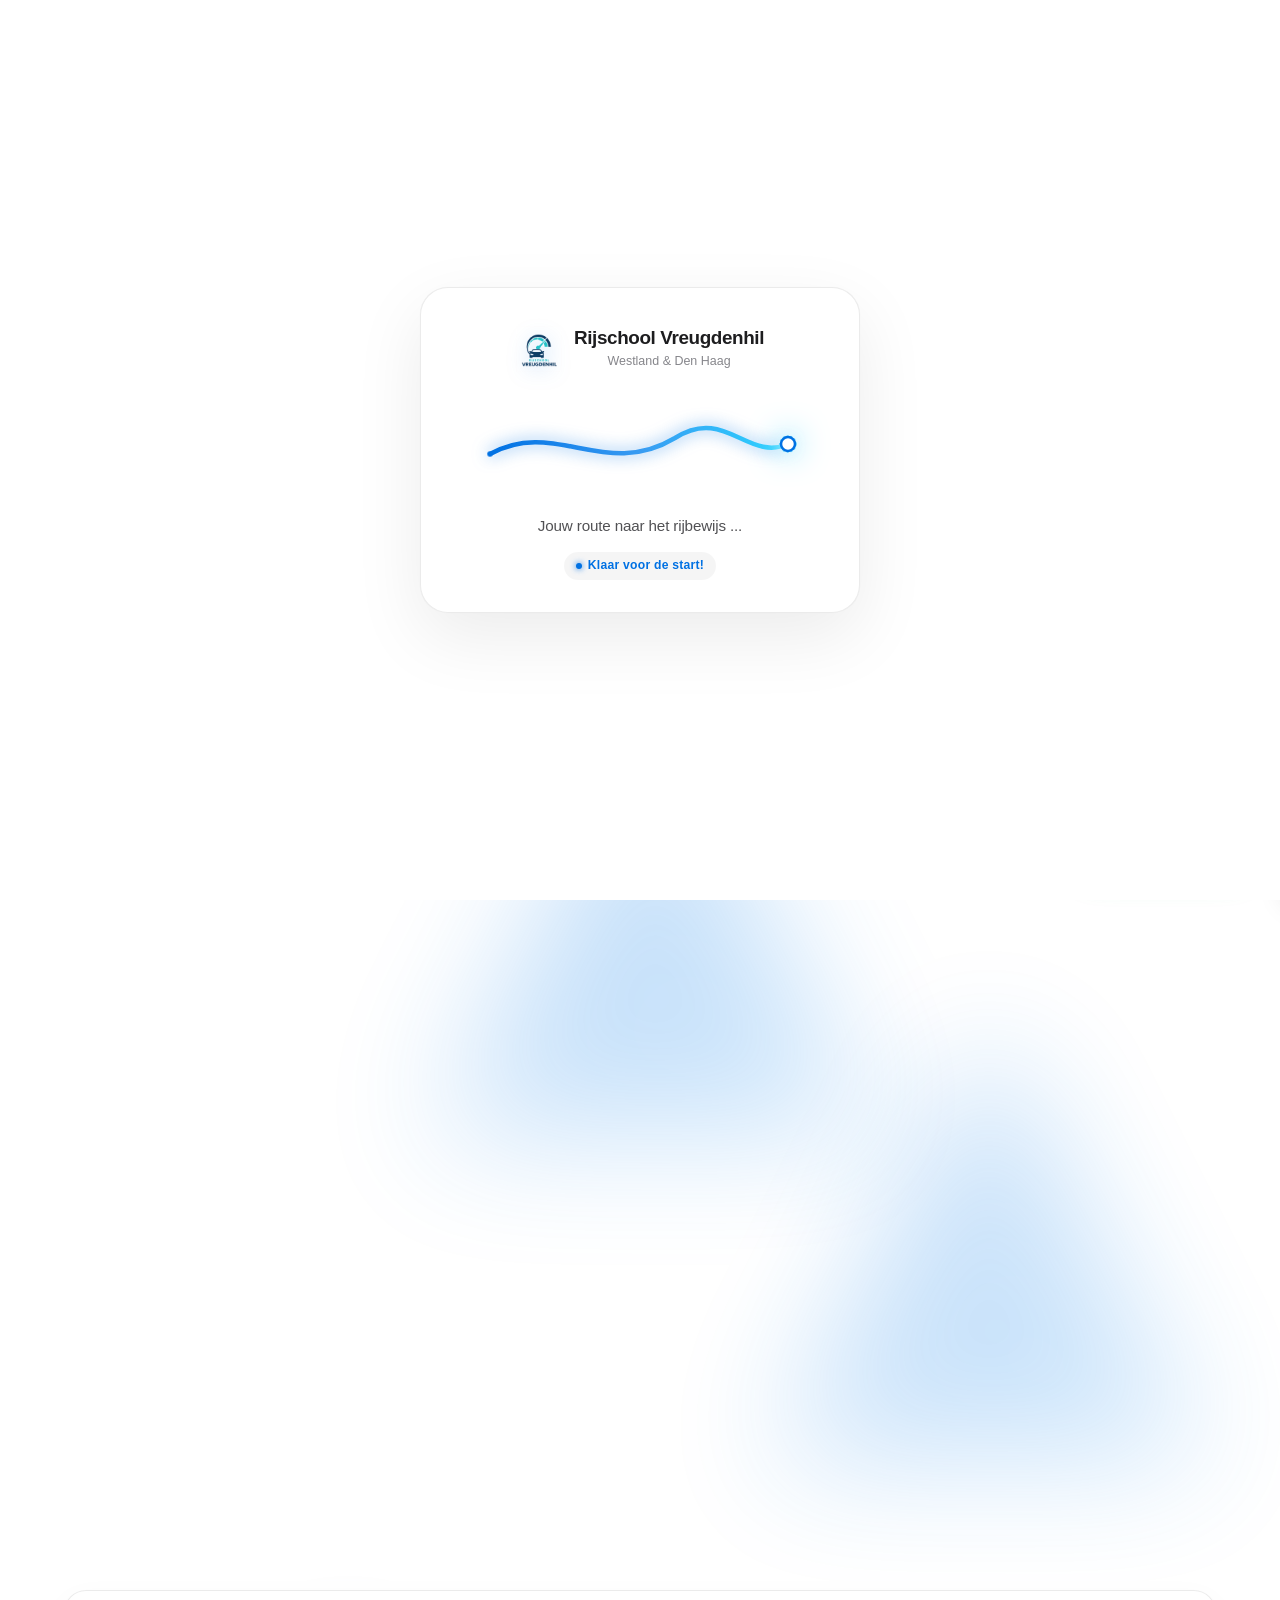
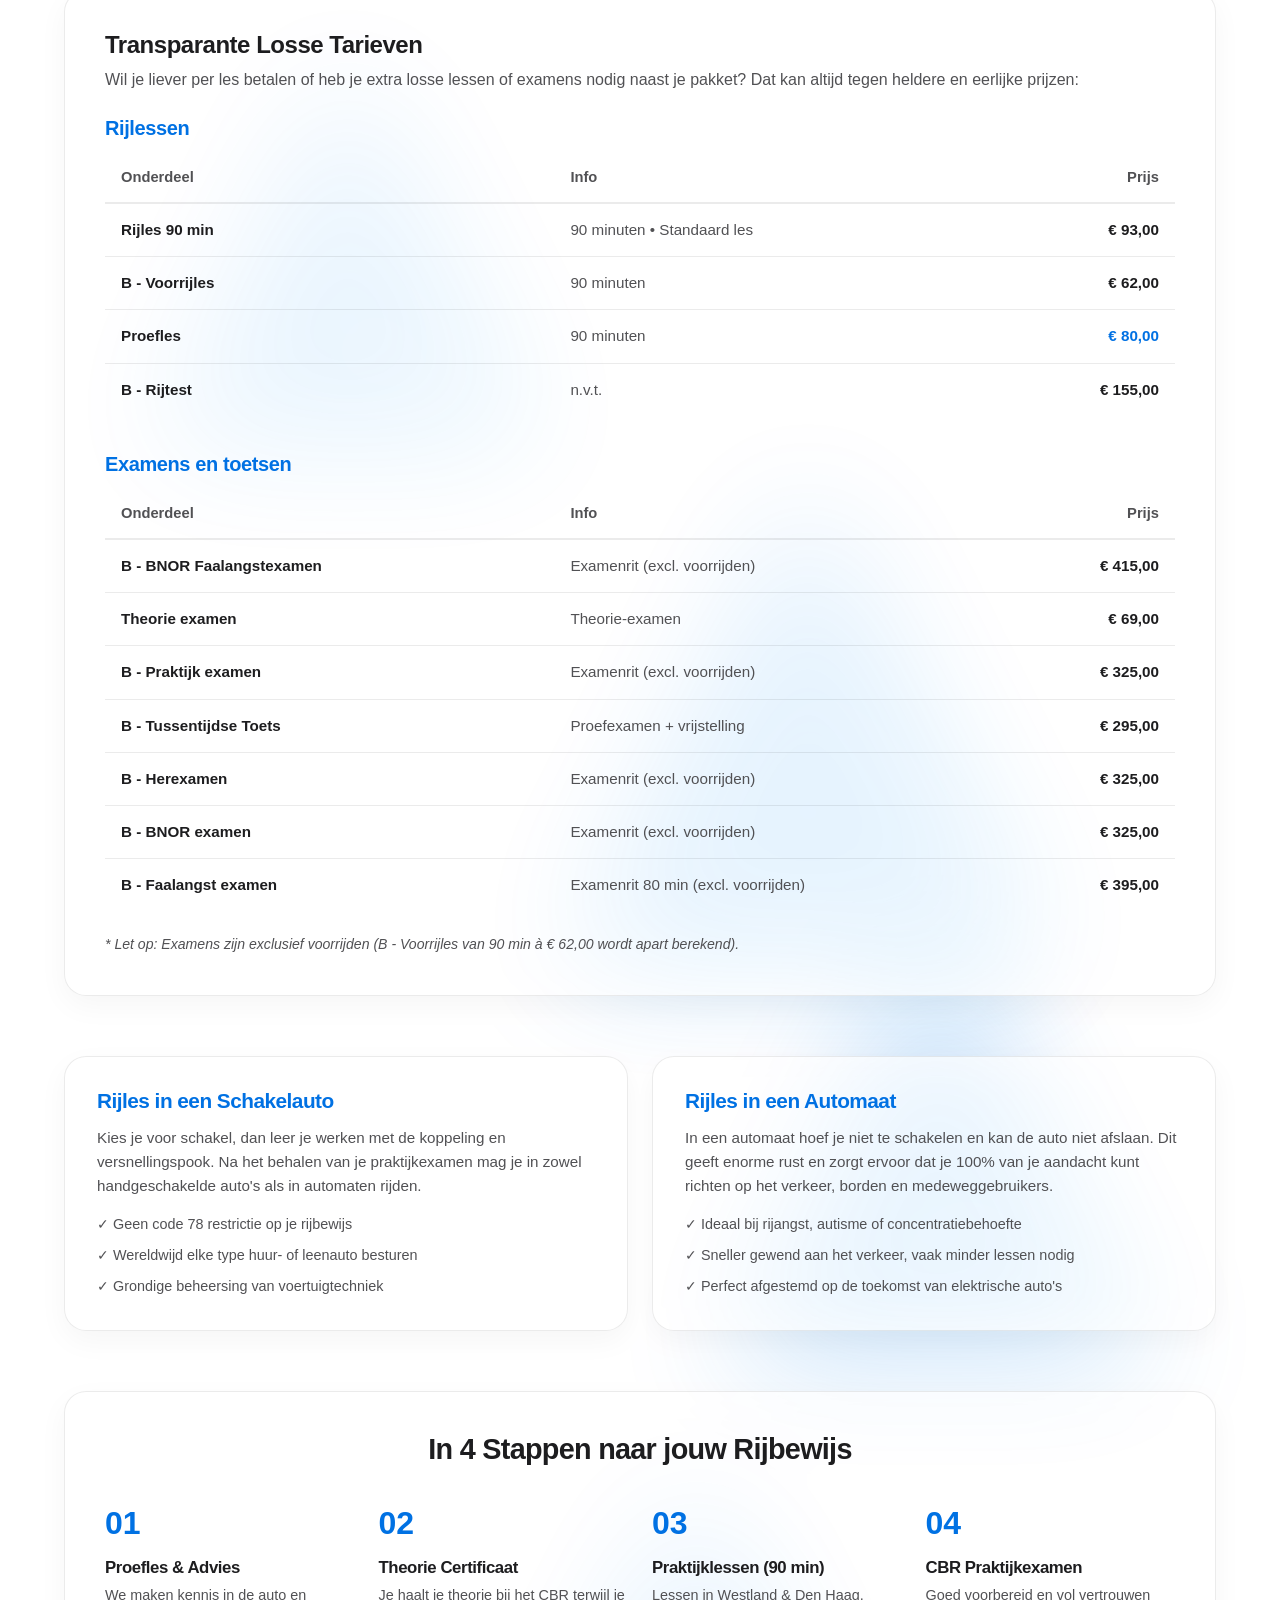
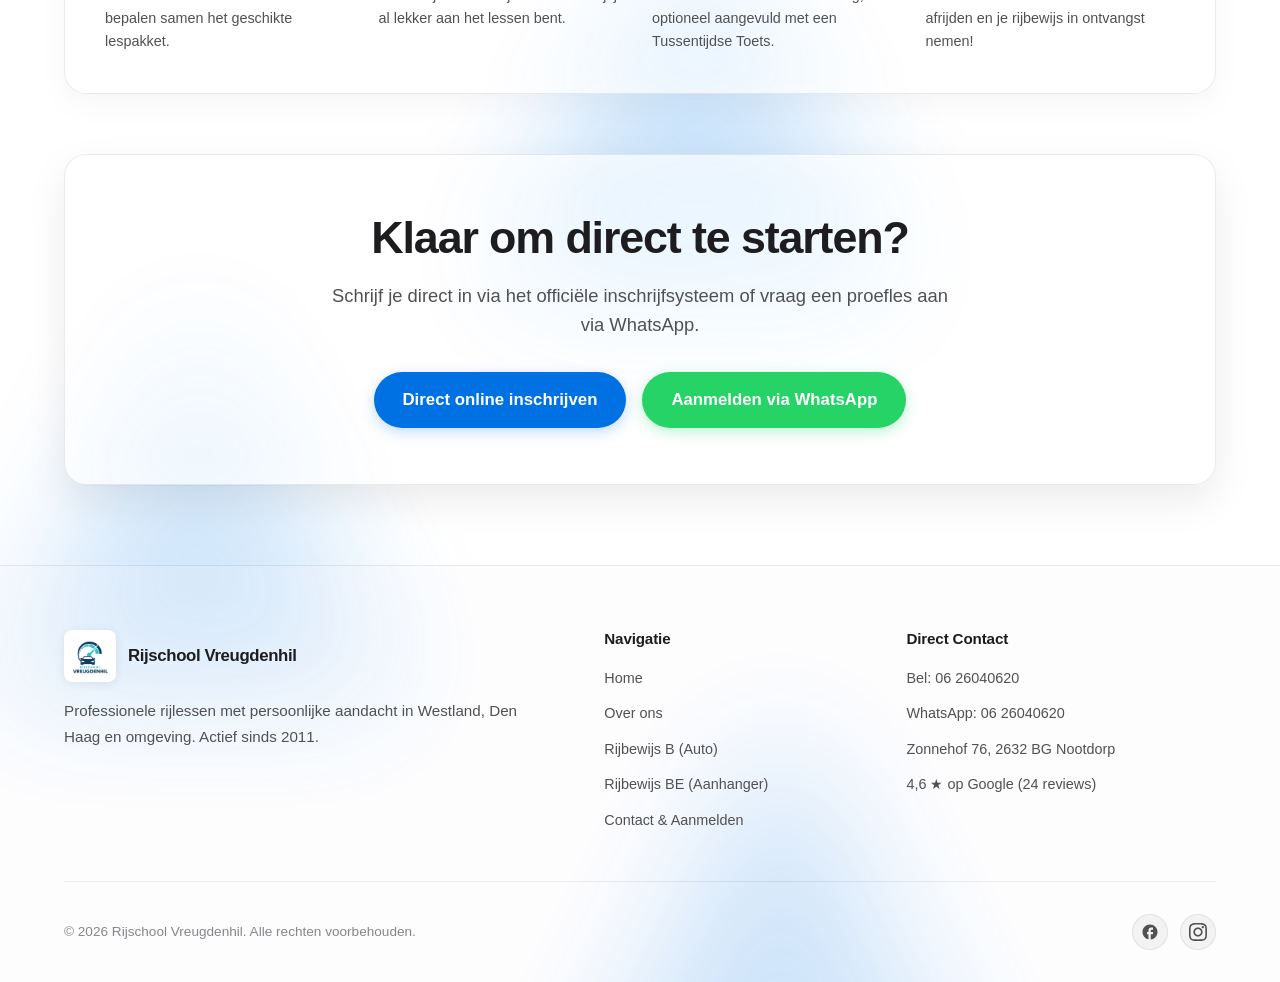
<file: rijbewijs-b.html>
<!DOCTYPE html>
<html lang="nl" data-theme="light">
<head>
  <meta charset="UTF-8">
  <meta name="viewport" content="width=device-width, initial-scale=1.0">
  <title>Rijbewijs B (Auto) — Pakketten & Tarieven | Rijschool Vreugdenhil</title>
  
  <meta name="description" content="Autorijles in schakel of automaat in Westland en Den Haag. Bekijk onze voordelige lespakketten (10, 20 of 30 lessen incl. praktijkexamen) en losse tarieven.">
  <meta name="keywords" content="rijbewijs b, autorijles westland, autorijles den haag, lespakket autorijden, rijles automaat, rijles schakel, cbr praktijkexamen">
  <meta name="author" content="Rijschool Vreugdenhil">
  <meta name="robots" content="index, follow, noai, noimageai">
  <meta name="tdm-reservation" content="1">
  <link rel="canonical" href="https://www.rijschoolvreugdenhil.nl/rijbewijs-b.html">

  <meta property="og:type" content="website">
  <meta property="og:url" content="https://www.rijschoolvreugdenhil.nl/rijbewijs-b.html">
  <meta property="og:title" content="Rijbewijs B (Auto) — Pakketten & Tarieven | Rijschool Vreugdenhil">
  <meta property="og:description" content="Haal je autorijbewijs met lessen van 90 minuten. Schakel en automaat. Transparante prijzen en ervaren instructeur.">
  <meta property="og:image" content="https://www.rijschoolvreugdenhil.nl/images/hero.jpeg">

  <link rel="icon" type="image/png" href="images/logo.png">
  <link rel="stylesheet" href="css/styles.css?v=11">

  <script type="application/ld+json">
  {
    "@context": "https://schema.org",
    "@type": "Product",
    "name": "Rijopleiding Rijbewijs B - Autorijlessen",
    "description": "Rijlessen in Westland en Den Haag voor schakel en automaat inclusief CBR examen.",
    "provider": {
      "@type": "DrivingSchool",
      "name": "Rijschool Rob Vreugdenhil",
      "telephone": "+31626040620"
    },
    "offers": [
      {
        "@type": "Offer",
        "name": "Pakket 1 (10 lessen à 90m + CBR examen)",
        "price": "1250.00",
        "priceCurrency": "EUR",
        "availability": "https://schema.org/InStock"
      },
      {
        "@type": "Offer",
        "name": "Pakket 2 (20 lessen à 90m + CBR examen)",
        "price": "2165.00",
        "priceCurrency": "EUR",
        "availability": "https://schema.org/InStock"
      },
      {
        "@type": "Offer",
        "name": "Pakket 3 (30 lessen à 90m + CBR examen)",
        "price": "3070.00",
        "priceCurrency": "EUR",
        "availability": "https://schema.org/InStock"
      }
    ]
  }
  </script>
</head>
<body>
  <a href="#main-content" class="skip-link">Ga direct naar de hoofdinhoud</a>

  <!-- Header -->
  <header class="site-header">
    <div class="container nav-container">
      <a href="index.html" class="brand-link" aria-label="Rijschool Vreugdenhil homepage">
        <img src="images/logo.png" alt="Logo Rijschool Vreugdenhil" class="brand-logo-img">
        <div class="brand-name">
          <span class="brand-title">Rijschool Vreugdenhil</span>
          <span class="brand-subtitle">Westland &amp; omgeving</span>
        </div>
      </a>

      <nav class="main-nav" aria-label="Hoofdnavigatie">
        <ul class="nav-list">
          <li><a href="index.html" class="nav-link">Home</a></li>
          <li><a href="over-ons.html" class="nav-link">Over ons</a></li>
          <li><a href="rijbewijs-b.html" class="nav-link active">Rijbewijs B</a></li>
          <li><a href="rijbewijs-be.html" class="nav-link">Rijbewijs BE</a></li>
          <li><a href="contact.html" class="nav-link">Contact</a></li>
        </ul>
      </nav>

      <div class="header-actions">
        <button type="button" class="theme-toggle-btn" aria-label="Wissel van thema">
          <svg class="icon-moon" viewBox="0 0 24 24"><path d="M12.3 2a10 10 0 0 0-.19 14 10 10 0 0 0 11.89 4 10 10 0 1 1-11.7-18z"/></svg>
          <svg class="icon-sun" style="display:none;" viewBox="0 0 24 24"><path d="M12 7c-2.76 0-5 2.24-5 5s2.24 5 5 5 5-2.24 5-5-2.24-5-5-5zM2 13h2c.55 0 1-.45 1-1s-.45-1-1-1H2c-.55 0-1 .45-1 1s.45 1 1 1zm18 0h2c.55 0 1-.45 1-1s-.45-1-1-1h-2c-.55 0-1 .45-1 1s.45 1 1 1zM11 2v2c0 .55.45 1 1 1s1-.45 1-1V2c0-.55-.45-1-1-1s-1 .45-1 1zm0 18v2c0 .55.45 1 1 1s1-.45 1-1v-2c0-.55-.45-1-1-1s-1 .45-1 1zM5.99 4.58a.996.996 0 0 0-1.41 0 .996.996 0 0 0 0 1.41l1.06 1.06c.39.39 1.03.39 1.41 0s.39-1.03 0-1.41L5.99 4.58zm12.37 12.37a.996.996 0 0 0-1.41 0 .996.996 0 0 0 0 1.41l1.06 1.06c.39.39 1.03.39 1.41 0a.996.996 0 0 0 0-1.41l-1.06-1.06zm1.06-10.96a.996.996 0 0 0 0-1.41.996.996 0 0 0-1.41 0l-1.06 1.06c-.39.39-.39 1.03 0 1.41s1.03.39 1.41 0l1.06-1.06zM7.05 18.36a.996.996 0 0 0 0-1.41.996.996 0 0 0-1.41 0l-1.06 1.06c-.39.39-.39 1.03 0 1.41s1.03.39 1.41 0l1.06-1.06z"/></svg>
        </button>

        <a href="https://wa.me/31626040620?text=Hallo%20Rijschool%20Vreugdenhil!%20Graag%20wil%20ik%20me%20aanmelden%20voor%20een%20rijopleiding.%20Kunnen%20wij%20op%20korte%20termijn%20een%20afspraak%20maken%3F" target="_blank" rel="noopener" class="btn btn-whatsapp" aria-label="Direct contact via WhatsApp">
          <svg viewBox="0 0 24 24" width="18" height="18" fill="currentColor"><path d="M17.472 14.382c-.301-.15-1.78-.877-2.056-.977-.276-.1-.476-.15-.677.15-.2.3-.777.977-.952 1.178-.175.201-.351.226-.652.075-.301-.15-1.27-.468-2.42-1.493-.895-.798-1.5-1.783-1.675-2.084-.176-.301-.019-.464.132-.614.136-.135.301-.351.452-.527.15-.176.2-.301.3-.502.101-.2.05-.376-.025-.526-.075-.15-.677-1.632-.927-2.233-.244-.585-.493-.506-.677-.515-.175-.008-.376-.01-.577-.01-.2 0-.526.075-.802.376-.276.301-1.053 1.028-1.053 2.508 0 1.48 1.078 2.909 1.229 3.11.15.2 2.122 3.24 5.14 4.544.718.31 1.279.496 1.716.634.721.229 1.377.197 1.895.12.577-.086 1.78-.727 2.03-1.43.25-.702.25-1.304.175-1.43-.075-.126-.276-.201-.577-.351zM12.008 21.654c-1.745 0-3.454-.469-4.954-1.358l-.355-.21-3.684.966.983-3.593-.23-.366A9.619 9.619 0 0 1 2.36 12.01c0-5.32 4.33-9.65 9.65-9.65 2.578 0 5.002 1.003 6.825 2.827A9.605 9.605 0 0 1 21.66 12.01c0 5.322-4.33 9.644-9.652 9.644zm7.997-17.653A11.583 11.583 0 0 0 12.008.358C5.586.358.358 5.586.358 12.01c0 2.05.534 4.053 1.55 5.817L0 24l6.337-1.663c1.706.93 3.633 1.42 5.67 1.42h.005c6.422 0 11.649-5.228 11.65-11.652 0-3.11-1.21-6.036-3.415-8.243z"/></svg>
          <span>WhatsApp ons</span>
        </a>

        <button type="button" class="mobile-menu-toggle" aria-label="Menu openen">
          <svg viewBox="0 0 24 24" fill="none" stroke="currentColor" stroke-width="2"><path d="M3 12h18M3 6h18M3 18h18"/></svg>
        </button>
      </div>
    </div>
  </header>

  <!-- Mobiele Navigatie Drawer -->
  <div class="mobile-nav-overlay" aria-hidden="true"></div>
  <aside class="mobile-nav-drawer" aria-label="Mobiel menu">
    <div>
      <button type="button" class="mobile-nav-close" aria-label="Menu sluiten">✕</button>
      <ul class="mobile-nav-links">
        <li><a href="index.html" class="mobile-nav-link">Home</a></li>
        <li><a href="over-ons.html" class="mobile-nav-link">Over ons</a></li>
        <li><a href="rijbewijs-b.html" class="mobile-nav-link active">Rijbewijs B (Auto)</a></li>
        <li><a href="rijbewijs-be.html" class="mobile-nav-link">Rijbewijs BE (Aanhanger)</a></li>
        <li><a href="contact.html" class="mobile-nav-link">Contact & Aanmelden</a></li>
      </ul>
    </div>
    <div>
      <a href="https://wa.me/31626040620?text=Hallo%20Rijschool%20Vreugdenhil!%20Graag%20wil%20ik%20me%20aanmelden%20voor%20een%20rijopleiding.%20Kunnen%20wij%20op%20korte%20termijn%20een%20afspraak%20maken%3F" target="_blank" rel="noopener" class="btn btn-whatsapp" style="width:100%;">
        Open WhatsApp Chat
      </a>
    </div>
  </aside>

  <main id="main-content">
    <!-- Intro Hero -->
    <section class="section" style="padding-top: 50px;">
      <div class="container">
        <div class="section-header" style="max-width: 800px;">
          <span class="section-tag">Rijbewijs B</span>
          <h1 class="hero-title">Autorijlessen op maat: schakel of automaat</h1>
          <p class="section-subtitle">
            Kwalitatieve rijlessen van 90 minuten in Westland en Den Haag. Wij zorgen dat jij met zelfvertrouwen achter het stuur zit en doelgericht toewerkt naar je CBR praktijkexamen.
          </p>
        </div>

        <!-- Proefles Banner -->
        <div class="glass-panel" style="padding: 28px 36px; margin-bottom: 50px; display: flex; align-items: center; justify-content: space-between; flex-wrap: wrap; gap: 20px; background: linear-gradient(135deg, var(--accent-light) 0%, var(--glass-bg) 100%); border-color: var(--accent-glow);">
          <div>
            <h3 style="font-size: 1.3rem; margin-bottom: 6px;">Start met een vrijblijvende proefles</h3>
            <p style="font-size: 0.95rem; color: var(--text-secondary);">
              Maak kennis met je instructeur en de auto voor slechts <strong>€80,00</strong>. Na de les krijg je direct een eerlijk advies over het aantal benodigde lessen.
            </p>
          </div>
          <a href="https://wa.me/31626040620?text=Hallo%20Rijschool%20Vreugdenhil!%20Graag%20wil%20ik%20me%20aanmelden%20voor%20een%20rijopleiding.%20Kunnen%20wij%20op%20korte%20termijn%20een%20afspraak%20maken%3F" target="_blank" rel="noopener" class="btn btn-primary btn-lg">
            Proefles aanvragen
          </a>
        </div>

        <!-- Lespakketten Grid -->
        <div class="section-header" style="max-width: 680px; margin-top: 40px;">
          <span class="section-tag">Pakketten</span>
          <h2 class="section-title">Complete Lespakketten inclusief CBR Praktijkexamen</h2>
          <p class="section-subtitle">
            Kies het pakket dat bij jouw ervaring en budget past. Alle pakketten zijn inclusief het officiële CBR praktijkexamen en lessen van 90 minuten.
          </p>
        </div>

        <div class="pricing-grid" style="margin-bottom: 60px;">
          <!-- Pakket 1 -->
          <div class="pricing-card">
            <div class="pricing-header">
              <h3 class="package-name">Pakket 1</h3>
              <p class="package-desc">Ideaal voor een snelle start of leerlingen met enige rijervaring.</p>
            </div>
            <div class="pricing-amount">
              <span class="price-currency">€</span>
              <span class="price-val">1.250</span>
              <span class="price-period">inclusief examen</span>
            </div>
            <ul class="pricing-features">
              <li><span class="feature-check">✓</span> <strong>10 rijlessen</strong> (90 minuten per les)</li>
              <li><span class="feature-check">✓</span> <strong>Inclusief CBR praktijkexamen</strong> t.w.v. €325,00</li>
              <li><span class="feature-check">✓</span> Schakel of automaat</li>
              <li><span class="feature-check">✓</span> Vaste instructeur</li>
              <li><span class="feature-check">✓</span> Persoonlijke coaching en feedback</li>
            </ul>
            <a href="https://www.startmetjerijbewijs.nl/inschrijven/robvreugdenhil" target="_blank" rel="noopener" class="btn btn-secondary">Inschrijven voor Pakket 1</a>
          </div>

          <!-- Pakket 2 (Populair) -->
          <div class="pricing-card featured">
            <div class="featured-tag">Meest Gekozen</div>
            <div class="pricing-header">
              <h3 class="package-name">Pakket 2</h3>
              <p class="package-desc">Onze populairste keuze voor een grondige en ontspannen opleiding.</p>
            </div>
            <div class="pricing-amount">
              <span class="price-currency">€</span>
              <span class="price-val">2.165</span>
              <span class="price-period">inclusief examen</span>
            </div>
            <ul class="pricing-features">
              <li><span class="feature-check">✓</span> <strong>20 rijlessen</strong> (90 minuten per les)</li>
              <li><span class="feature-check">✓</span> <strong>Inclusief CBR praktijkexamen</strong> t.w.v. €325,00</li>
              <li><span class="feature-check">✓</span> Schakel of automaat</li>
              <li><span class="feature-check">✓</span> Grondige examentraining in Den Haag & Rijswijk</li>
              <li><span class="feature-check">✓</span> Extra aandacht voor bijzondere verrichtingen</li>
            </ul>
            <a href="https://www.startmetjerijbewijs.nl/inschrijven/robvreugdenhil" target="_blank" rel="noopener" class="btn btn-primary">Inschrijven voor Pakket 2</a>
          </div>

          <!-- Pakket 3 -->
          <div class="pricing-card">
            <div class="pricing-header">
              <h3 class="package-name">Pakket 3</h3>
              <p class="package-desc">Voor maximale rust, zekerheid en een ontspannen rijopleiding.</p>
            </div>
            <div class="pricing-amount">
              <span class="price-currency">€</span>
              <span class="price-val">3.070</span>
              <span class="price-period">inclusief examen</span>
            </div>
            <ul class="pricing-features">
              <li><span class="feature-check">✓</span> <strong>30 rijlessen</strong> (90 minuten per les)</li>
              <li><span class="feature-check">✓</span> <strong>Inclusief CBR praktijkexamen</strong> t.w.v. €325,00</li>
              <li><span class="feature-check">✓</span> Zeer aanbevolen bij faalangst of autisme/ADHD</li>
              <li><span class="feature-check">✓</span> Alle examenroutes en lastige situaties geoefend</li>
              <li><span class="feature-check">✓</span> Maximale zelfstandigheid en zelfvertrouwen</li>
            </ul>
            <a href="https://www.startmetjerijbewijs.nl/inschrijven/robvreugdenhil" target="_blank" rel="noopener" class="btn btn-secondary">Inschrijven voor Pakket 3</a>
          </div>
        </div>

        <!-- Losse Tarieven Tabel -->
        <div class="glass-panel pricing-table-panel">
          <h3 class="rates-heading">Transparante Losse Tarieven</h3>
          <p class="rates-subheading">Wil je liever per les betalen of heb je extra losse lessen of examens nodig naast je pakket? Dat kan altijd tegen heldere en eerlijke prijzen:</p>
          
          <!-- Categorie: Rijlessen -->
          <div class="rates-section">
            <h4 class="rates-category-title">Rijlessen</h4>
            <div class="table-responsive">
              <table class="rates-table">
                <thead>
                  <tr>
                    <th>Onderdeel</th>
                    <th>Info</th>
                    <th style="text-align: right;">Prijs</th>
                  </tr>
                </thead>
                <tbody>
                  <tr>
                    <td class="rate-col-title">Rijles 90 min</td>
                    <td class="rate-col-duration">90 minuten • Standaard les</td>
                    <td class="rate-col-price">€ 93,00</td>
                  </tr>
                  <tr>
                    <td class="rate-col-title">B - Voorrijles</td>
                    <td class="rate-col-duration">90 minuten</td>
                    <td class="rate-col-price">€ 62,00</td>
                  </tr>
                  <tr>
                    <td class="rate-col-title">Proefles</td>
                    <td class="rate-col-duration">90 minuten</td>
                    <td class="rate-col-price highlight-price">€ 80,00</td>
                  </tr>
                  <tr>
                    <td class="rate-col-title">B - Rijtest</td>
                    <td class="rate-col-duration">n.v.t.</td>
                    <td class="rate-col-price">€ 155,00</td>
                  </tr>
                </tbody>
              </table>
            </div>
          </div>

          <!-- Categorie: Examens en toetsen -->
          <div class="rates-section" style="margin-top: 36px;">
            <h4 class="rates-category-title">Examens en toetsen</h4>
            <div class="table-responsive">
              <table class="rates-table">
                <thead>
                  <tr>
                    <th>Onderdeel</th>
                    <th>Info</th>
                    <th style="text-align: right;">Prijs</th>
                  </tr>
                </thead>
                <tbody>
                  <tr>
                    <td class="rate-col-title">B - BNOR Faalangstexamen</td>
                    <td class="rate-col-duration">Examenrit (excl. voorrijden)</td>
                    <td class="rate-col-price">€ 415,00</td>
                  </tr>
                  <tr>
                    <td class="rate-col-title">Theorie examen</td>
                    <td class="rate-col-duration">Theorie-examen</td>
                    <td class="rate-col-price">€ 69,00</td>
                  </tr>
                  <tr>
                    <td class="rate-col-title">B - Praktijk examen</td>
                    <td class="rate-col-duration">Examenrit (excl. voorrijden)</td>
                    <td class="rate-col-price">€ 325,00</td>
                  </tr>
                  <tr>
                    <td class="rate-col-title">B - Tussentijdse Toets</td>
                    <td class="rate-col-duration">Proefexamen + vrijstelling</td>
                    <td class="rate-col-price">€ 295,00</td>
                  </tr>
                  <tr>
                    <td class="rate-col-title">B - Herexamen</td>
                    <td class="rate-col-duration">Examenrit (excl. voorrijden)</td>
                    <td class="rate-col-price">€ 325,00</td>
                  </tr>
                  <tr>
                    <td class="rate-col-title">B - BNOR examen</td>
                    <td class="rate-col-duration">Examenrit (excl. voorrijden)</td>
                    <td class="rate-col-price">€ 325,00</td>
                  </tr>
                  <tr>
                    <td class="rate-col-title">B - Faalangst examen</td>
                    <td class="rate-col-duration">Examenrit 80 min (excl. voorrijden)</td>
                    <td class="rate-col-price">€ 395,00</td>
                  </tr>
                </tbody>
              </table>
            </div>
          </div>

          <p style="margin-top: 22px; font-size: 0.88rem; color: var(--text-secondary); line-height: 1.5;">
            <em>* Let op: Examens zijn exclusief voorrijden (B - Voorrijles van 90 min à € 62,00 wordt apart berekend).</em>
          </p>
        </div>

        <!-- Schakel vs Automaat Vergelijking -->
        <div style="display: grid; grid-template-columns: repeat(auto-fit, minmax(300px, 1fr)); gap: 24px; margin-bottom: 60px;">
          <div class="glass-panel" style="padding: 32px;">
            <h3 style="font-size: 1.3rem; margin-bottom: 12px; color: var(--accent);">Rijles in een Schakelauto</h3>
            <p style="margin-bottom: 14px; font-size: 0.95rem;">
              Kies je voor schakel, dan leer je werken met de koppeling en versnellingspook. Na het behalen van je praktijkexamen mag je in zowel handgeschakelde auto's als in automaten rijden.
            </p>
            <ul style="list-style: none; display: flex; flex-direction: column; gap: 8px; font-size: 0.9rem; color: var(--text-secondary);">
              <li>✓ Geen code 78 restrictie op je rijbewijs</li>
              <li>✓ Wereldwijd elke type huur- of leenauto besturen</li>
              <li>✓ Grondige beheersing van voertuigtechniek</li>
            </ul>
          </div>

          <div class="glass-panel" style="padding: 32px;">
            <h3 style="font-size: 1.3rem; margin-bottom: 12px; color: var(--accent);">Rijles in een Automaat</h3>
            <p style="margin-bottom: 14px; font-size: 0.95rem;">
              In een automaat hoef je niet te schakelen en kan de auto niet afslaan. Dit geeft enorme rust en zorgt ervoor dat je 100% van je aandacht kunt richten op het verkeer, borden en medeweggebruikers.
            </p>
            <ul style="list-style: none; display: flex; flex-direction: column; gap: 8px; font-size: 0.9rem; color: var(--text-secondary);">
              <li>✓ Ideaal bij rijangst, autisme of concentratiebehoefte</li>
              <li>✓ Sneller gewend aan het verkeer, vaak minder lessen nodig</li>
              <li>✓ Perfect afgestemd op de toekomst van elektrische auto's</li>
            </ul>
          </div>
        </div>

        <!-- In 4 stappen naar je rijbewijs -->
        <div class="glass-panel" style="padding: 40px; margin-bottom: 60px;">
          <h2 style="font-size: 1.8rem; text-align: center; margin-bottom: 32px;">In 4 Stappen naar jouw Rijbewijs</h2>
          <div class="responsive-steps-grid">
            <div>
              <div style="font-size: 2rem; font-weight: 800; color: var(--accent); margin-bottom: 8px;">01</div>
              <h4 style="font-size: 1.05rem; margin-bottom: 6px;">Proefles & Advies</h4>
              <p style="font-size: 0.9rem;">We maken kennis in de auto en bepalen samen het geschikte lespakket.</p>
            </div>
            <div>
              <div style="font-size: 2rem; font-weight: 800; color: var(--accent); margin-bottom: 8px;">02</div>
              <h4 style="font-size: 1.05rem; margin-bottom: 6px;">Theorie Certificaat</h4>
              <p style="font-size: 0.9rem;">Je haalt je theorie bij het CBR terwijl je al lekker aan het lessen bent.</p>
            </div>
            <div>
              <div style="font-size: 2rem; font-weight: 800; color: var(--accent); margin-bottom: 8px;">03</div>
              <h4 style="font-size: 1.05rem; margin-bottom: 6px;">Praktijklessen (90 min)</h4>
              <p style="font-size: 0.9rem;">Lessen in Westland & Den Haag, optioneel aangevuld met een Tussentijdse Toets.</p>
            </div>
            <div>
              <div style="font-size: 2rem; font-weight: 800; color: var(--accent); margin-bottom: 8px;">04</div>
              <h4 style="font-size: 1.05rem; margin-bottom: 6px;">CBR Praktijkexamen</h4>
              <p style="font-size: 0.9rem;">Goed voorbereid en vol vertrouwen afrijden en je rijbewijs in ontvangst nemen!</p>
            </div>
          </div>
        </div>

        <!-- CTA Box -->
        <div class="cta-box glass-panel">
          <h2 class="cta-title">Klaar om direct te starten?</h2>
          <p class="cta-desc">
            Schrijf je direct in via het officiële inschrijfsysteem of vraag een proefles aan via WhatsApp.
          </p>
          <div class="cta-actions">
            <a href="https://www.startmetjerijbewijs.nl/inschrijven/robvreugdenhil" target="_blank" rel="noopener" class="btn btn-primary btn-lg">Direct online inschrijven</a>
            <a href="https://wa.me/31626040620?text=Hallo%20Rijschool%20Vreugdenhil!%20Graag%20wil%20ik%20me%20aanmelden%20voor%20een%20rijopleiding.%20Kunnen%20wij%20op%20korte%20termijn%20een%20afspraak%20maken%3F" target="_blank" rel="noopener" class="btn btn-whatsapp btn-lg">Aanmelden via WhatsApp</a>
          </div>
        </div>
      </div>
    </section>
  </main>

  <!-- Zwevende WhatsApp Knop -->
  <a href="https://wa.me/31626040620?text=Hallo%20Rijschool%20Vreugdenhil!%20Graag%20wil%20ik%20me%20aanmelden%20voor%20een%20rijopleiding.%20Kunnen%20wij%20op%20korte%20termijn%20een%20afspraak%20maken%3F" target="_blank" rel="noopener" class="wa-float-btn" aria-label="Stuur direct een WhatsApp bericht">
    <svg viewBox="0 0 24 24"><path d="M17.472 14.382c-.301-.15-1.78-.877-2.056-.977-.276-.1-.476-.15-.677.15-.2.3-.777.977-.952 1.178-.175.201-.351.226-.652.075-.301-.15-1.27-.468-2.42-1.493-.895-.798-1.5-1.783-1.675-2.084-.176-.301-.019-.464.132-.614.136-.135.301-.351.452-.527.15-.176.2-.301.3-.502.101-.2.05-.376-.025-.526-.075-.15-.677-1.632-.927-2.233-.244-.585-.493-.506-.677-.515-.175-.008-.376-.01-.577-.01-.2 0-.526.075-.802.376-.276.301-1.053 1.028-1.053 2.508 0 1.48 1.078 2.909 1.229 3.11.15.2 2.122 3.24 5.14 4.544.718.31 1.279.496 1.716.634.721.229 1.377.197 1.895.12.577-.086 1.78-.727 2.03-1.43.25-.702.25-1.304.175-1.43-.075-.126-.276-.201-.577-.351zM12.008 21.654c-1.745 0-3.454-.469-4.954-1.358l-.355-.21-3.684.966.983-3.593-.23-.366A9.619 9.619 0 0 1 2.36 12.01c0-5.32 4.33-9.65 9.65-9.65 2.578 0 5.002 1.003 6.825 2.827A9.605 9.605 0 0 1 21.66 12.01c0 5.322-4.33 9.644-9.652 9.644zm7.997-17.653A11.583 11.583 0 0 0 12.008.358C5.586.358.358 5.586.358 12.01c0 2.05.534 4.053 1.55 5.817L0 24l6.337-1.663c1.706.93 3.633 1.42 5.67 1.42h.005c6.422 0 11.649-5.228 11.65-11.652 0-3.11-1.21-6.036-3.415-8.243z"/></svg>
    <span>WhatsApp ons</span>
  </a>

  <!-- Footer -->
  <footer class="site-footer">
    <div class="container">
      <div class="footer-grid">
        <div>
          <a href="index.html" class="brand-link">
            <img src="images/logo.png" alt="Logo" class="brand-logo-img">
            <span class="brand-title">Rijschool Vreugdenhil</span>
          </a>
          <p class="footer-brand-desc">
            Professionele rijlessen met persoonlijke aandacht in Westland, Den Haag en omgeving. Actief sinds 2011.
          </p>
        </div>

        <div>
          <h4 class="footer-col-title">Navigatie</h4>
          <ul class="footer-links">
            <li><a href="index.html" class="footer-link">Home</a></li>
            <li><a href="over-ons.html" class="footer-link">Over ons</a></li>
            <li><a href="rijbewijs-b.html" class="footer-link">Rijbewijs B (Auto)</a></li>
            <li><a href="rijbewijs-be.html" class="footer-link">Rijbewijs BE (Aanhanger)</a></li>
            <li><a href="contact.html" class="footer-link">Contact & Aanmelden</a></li>
          </ul>
        </div>

        <div>
          <h4 class="footer-col-title">Direct Contact</h4>
          <ul class="footer-links">
            <li><a href="tel:+31626040620" class="footer-link">Bel: 06 26040620</a></li>
            <li><a href="https://wa.me/31626040620" target="_blank" rel="noopener" class="footer-link">WhatsApp: 06 26040620</a></li>
            <li><a href="https://maps.app.goo.gl/g1JHbJTAHFUbRV528" target="_blank" rel="noopener" class="footer-link">Zonnehof 76, 2632 BG Nootdorp</a></li>
            <li><a href="https://maps.app.goo.gl/g1JHbJTAHFUbRV528" target="_blank" rel="noopener" class="footer-link">4,6 ★ op Google (24 reviews)</a></li>
          </ul>
        </div>
      </div>

      <div class="footer-bottom">
        <div>
          © <span class="current-year">2026</span> Rijschool Vreugdenhil. Alle rechten voorbehouden.
        </div>
        <div class="footer-socials">
          <a href="https://www.facebook.com/people/Rijschool-Vreugdenhil/61570730446154/" target="_blank" rel="noopener" class="social-icon-link" aria-label="Facebook">
            <svg viewBox="0 0 24 24"><path d="M22 12c0-5.52-4.48-10-10-10S2 6.48 2 12c0 4.84 3.44 8.87 8 9.8V15H8v-3h2V9.5C10 7.57 11.57 6 13.5 6H16v3h-2c-.55 0-1 .45-1 1v2h3v3h-3v6.95c5.05-.5 9-4.76 9-9.95z"/></svg>
          </a>
          <a href="https://www.instagram.com/rijschoolvreugdenhil" target="_blank" rel="noopener" class="social-icon-link" aria-label="Instagram">
            <svg viewBox="0 0 24 24"><path d="M12 2.163c3.204 0 3.584.012 4.85.07 3.252.148 4.771 1.691 4.919 4.919.058 1.265.069 1.645.069 4.849 0 3.205-.012 3.584-.069 4.849-.149 3.225-1.664 4.771-4.919 4.919-1.266.058-1.644.07-4.85.07-3.204 0-3.584-.012-4.849-.07-3.26-.149-4.771-1.699-4.919-4.92-.058-1.265-.07-1.644-.07-4.849 0-3.204.013-3.583.07-4.849.149-3.227 1.664-4.771 4.919-4.919 1.266-.057 1.645-.069 4.849-.069zm0-2.163c-3.259 0-3.667.014-4.947.072-4.358.2-6.78 2.618-6.98 6.98-.059 1.281-.073 1.689-.073 4.948 0 3.259.014 3.668.072 4.948.2 4.358 2.618 6.78 6.98 6.98 1.281.058 1.689.072 4.948.072 3.259 0 3.668-.014 4.948-.072 4.354-.2 6.782-2.618 6.979-6.98.059-1.28.073-1.689.073-4.948 0-3.259-.014-3.667-.072-4.947-.196-4.354-2.617-6.78-6.979-6.98-1.281-.059-1.69-.073-4.949-.073zm0 5.838c-3.403 0-6.162 2.759-6.162 6.162s2.759 6.163 6.162 6.163 6.162-2.759 6.162-6.163c0-3.403-2.759-6.162-6.162-6.162zm0 10.162c-2.209 0-4-1.79-4-4 0-2.209 1.791-4 4-4s4 1.791 4 4c0 2.21-1.791 4-4 4zm6.406-11.845c-.796 0-1.441.645-1.441 1.44s.645 1.44 1.441 1.44c.795 0 1.439-.645 1.439-1.44s-.644-1.44-1.439-1.44z"/></svg>
          </a>
        </div>
      </div>
    </div>
  </footer>

  <script src="js/main.js?v=5"></script>
</body>
</html>
</file>
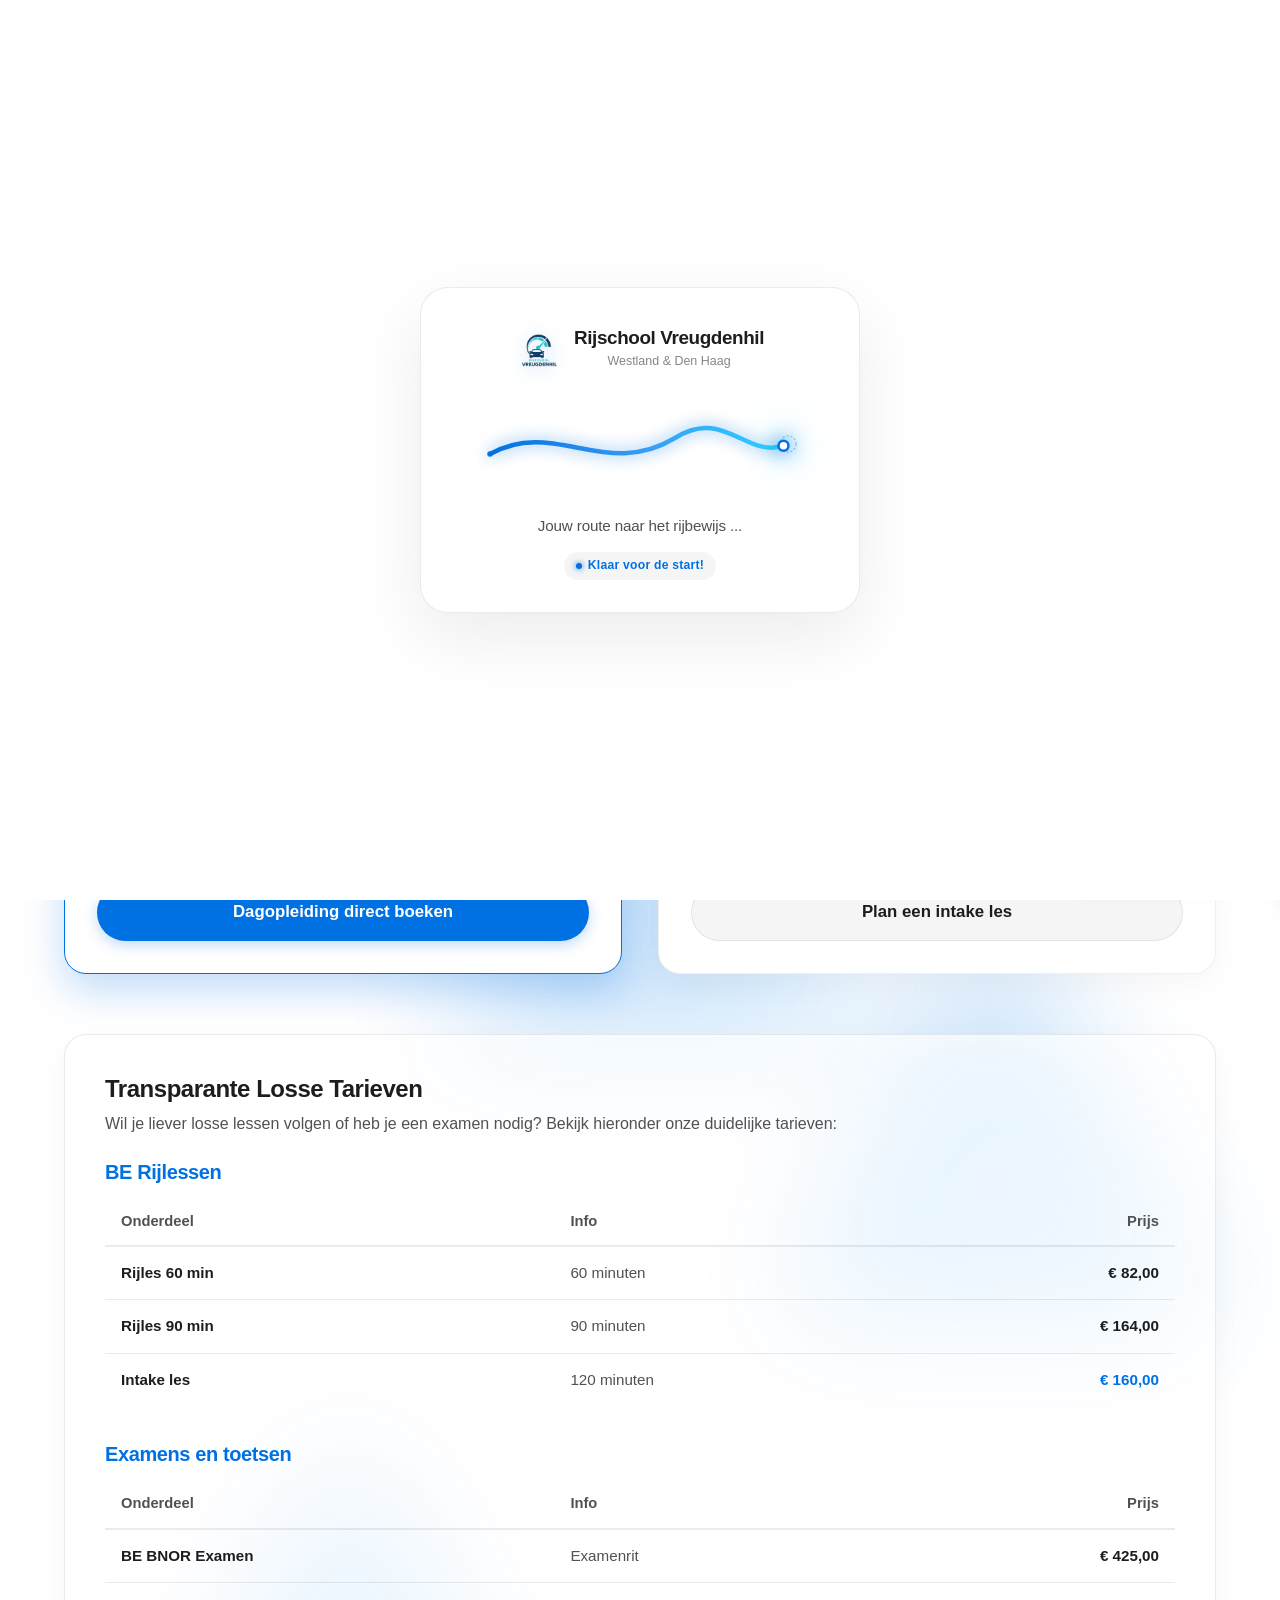
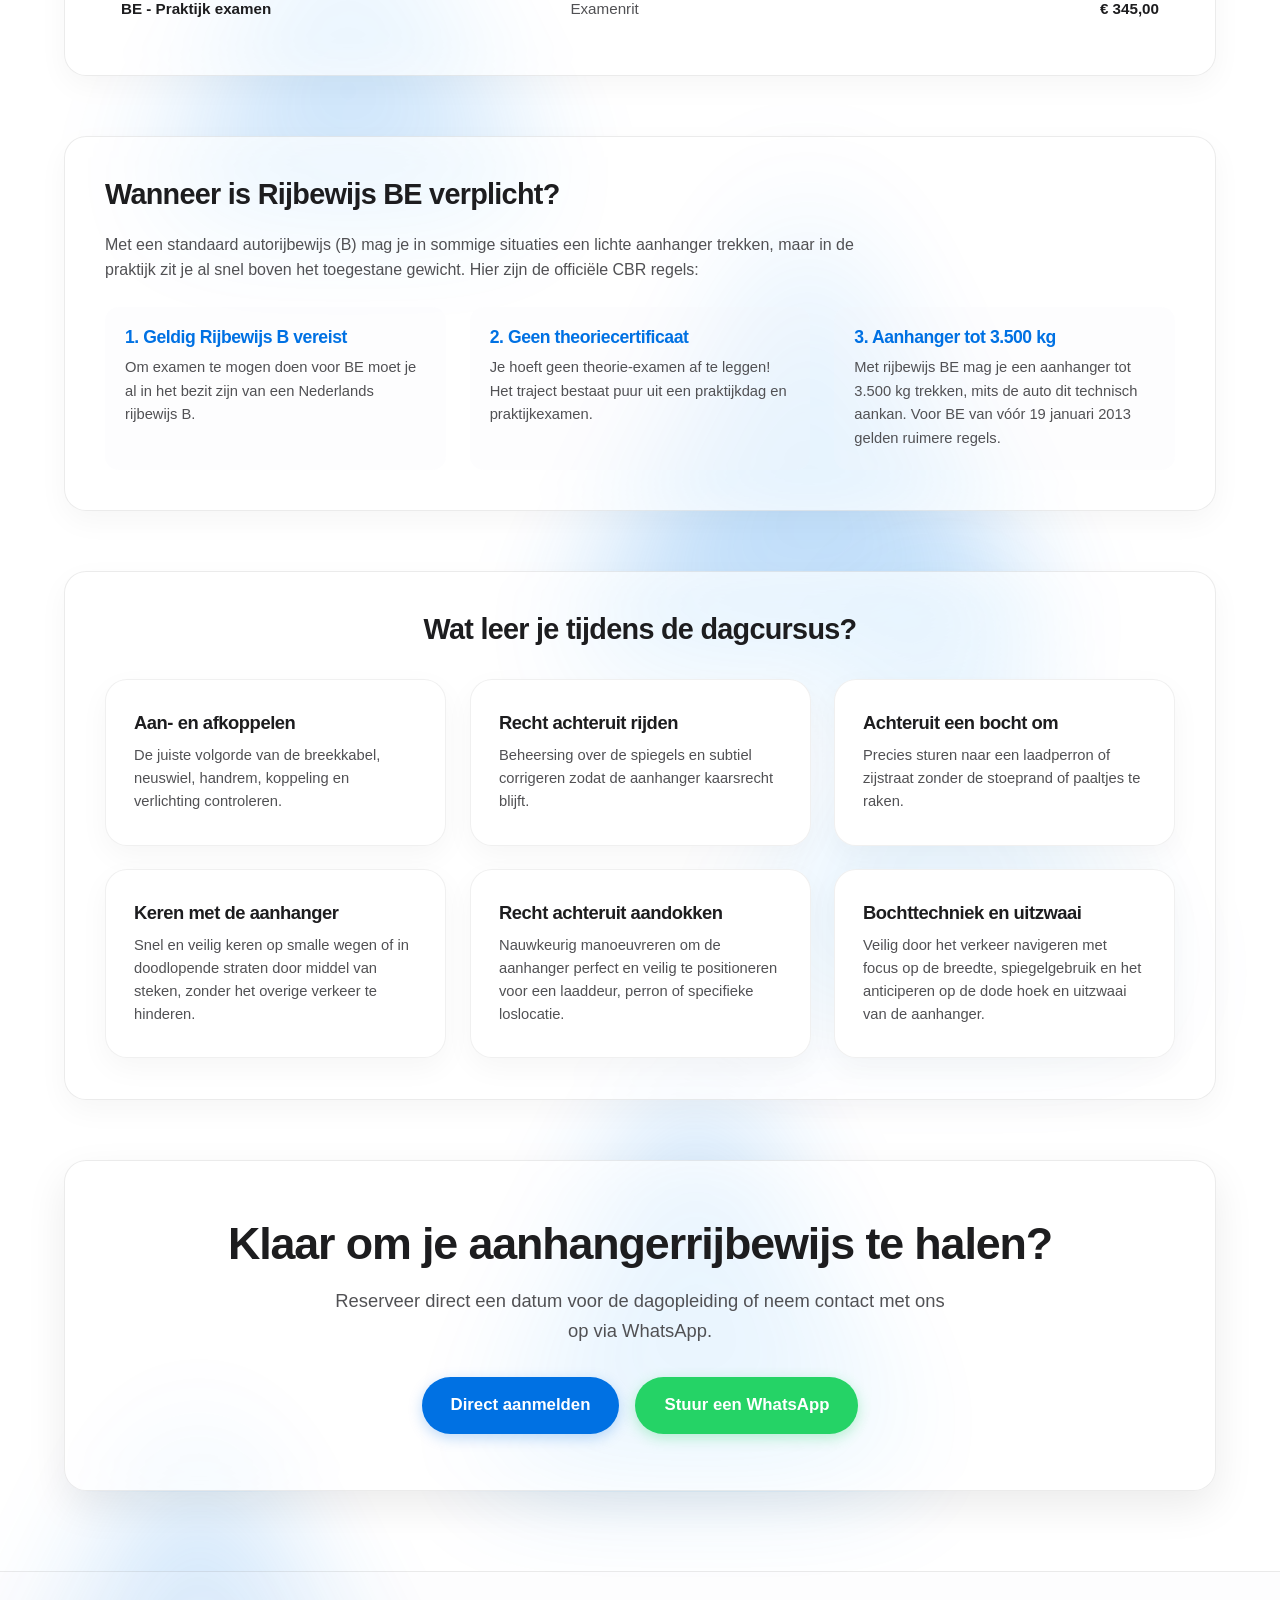
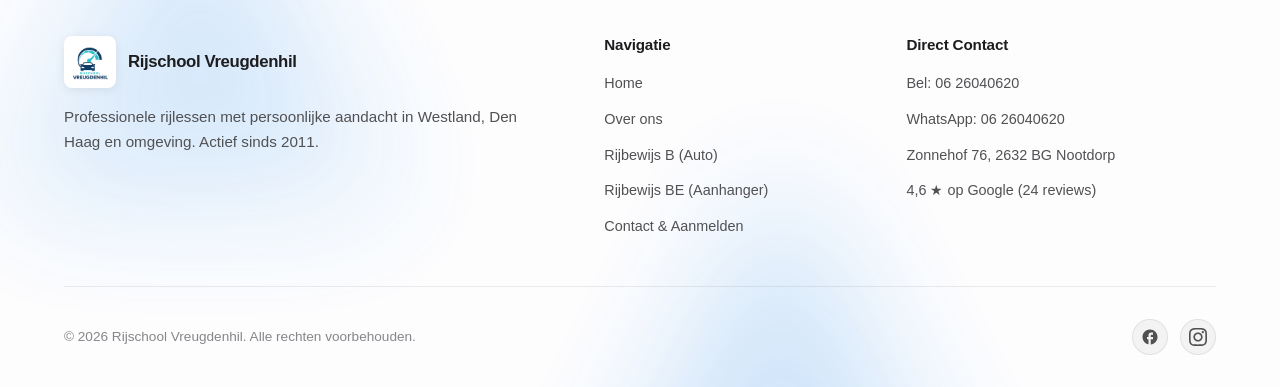
<file: rijbewijs-be.html>
<!DOCTYPE html>
<html lang="nl" data-theme="light">
<head>
  <meta charset="UTF-8">
  <meta name="viewport" content="width=device-width, initial-scale=1.0">
  <title>Rijbewijs BE (Aanhanger) — Dagopleiding & Lessen | Rijschool Vreugdenhil</title>
  
  <meta name="description" content="Haal je aanhangerrijbewijs (BE) in 1 dag bij Rijschool Vreugdenhil in Westland en Den Haag. Dagopleiding voor €835,- incl. CBR examen. Geen theorie nodig!">
  <meta name="keywords" content="rijbewijs be, aanhanger rijbewijs, be in 1 dag, aanhanger rijles westland, be examen cbr, caravan rijden, paardentrailer">
  <meta name="author" content="Rijschool Vreugdenhil">
  <meta name="robots" content="index, follow, noai, noimageai">
  <meta name="tdm-reservation" content="1">
  <link rel="canonical" href="https://www.rijschoolvreugdenhil.nl/rijbewijs-be.html">

  <meta property="og:type" content="website">
  <meta property="og:url" content="https://www.rijschoolvreugdenhil.nl/rijbewijs-be.html">
  <meta property="og:title" content="Rijbewijs BE (Aanhanger) — Dagopleiding in Westland & Den Haag">
  <meta property="og:description" content="In 1 dag je BE rijbewijs halen voor slechts €835,- inclusief CBR examen. Geen theoriecertificaat nodig.">
  <meta property="og:image" content="https://www.rijschoolvreugdenhil.nl/images/Bannervreugdenhil.jpeg">

  <link rel="icon" type="image/png" href="images/logo.png">
  <link rel="stylesheet" href="css/styles.css?v=11">

  <script type="application/ld+json">
  {
    "@context": "https://schema.org",
    "@type": "Product",
    "name": "Rijbewijs BE Dagopleiding",
    "description": "In 1 dag je aanhangerrijbewijs halen inclusief 6 uur praktijkles en CBR praktijkexamen.",
    "provider": {
      "@type": "DrivingSchool",
      "name": "Rijschool Rob Vreugdenhil",
      "telephone": "+31626040620"
    },
    "offers": {
      "@type": "Offer",
      "name": "BE Dagcursus in 1 dag",
      "price": "835.00",
      "priceCurrency": "EUR",
      "availability": "https://schema.org/InStock"
    }
  }
  </script>
</head>
<body>
  <a href="#main-content" class="skip-link">Ga direct naar de hoofdinhoud</a>

  <!-- Header -->
  <header class="site-header">
    <div class="container nav-container">
      <a href="index.html" class="brand-link" aria-label="Rijschool Vreugdenhil homepage">
        <img src="images/logo.png" alt="Logo Rijschool Vreugdenhil" class="brand-logo-img">
        <div class="brand-name">
          <span class="brand-title">Rijschool Vreugdenhil</span>
          <span class="brand-subtitle">Westland &amp; omgeving</span>
        </div>
      </a>

      <nav class="main-nav" aria-label="Hoofdnavigatie">
        <ul class="nav-list">
          <li><a href="index.html" class="nav-link">Home</a></li>
          <li><a href="over-ons.html" class="nav-link">Over ons</a></li>
          <li><a href="rijbewijs-b.html" class="nav-link">Rijbewijs B</a></li>
          <li><a href="rijbewijs-be.html" class="nav-link active">Rijbewijs BE</a></li>
          <li><a href="contact.html" class="nav-link">Contact</a></li>
        </ul>
      </nav>

      <div class="header-actions">
        <button type="button" class="theme-toggle-btn" aria-label="Wissel van thema">
          <svg class="icon-moon" viewBox="0 0 24 24"><path d="M12.3 2a10 10 0 0 0-.19 14 10 10 0 0 0 11.89 4 10 10 0 1 1-11.7-18z"/></svg>
          <svg class="icon-sun" style="display:none;" viewBox="0 0 24 24"><path d="M12 7c-2.76 0-5 2.24-5 5s2.24 5 5 5 5-2.24 5-5-2.24-5-5-5zM2 13h2c.55 0 1-.45 1-1s-.45-1-1-1H2c-.55 0-1 .45-1 1s.45 1 1 1zm18 0h2c.55 0 1-.45 1-1s-.45-1-1-1h-2c-.55 0-1 .45-1 1s.45 1 1 1zM11 2v2c0 .55.45 1 1 1s1-.45 1-1V2c0-.55-.45-1-1-1s-1 .45-1 1zm0 18v2c0 .55.45 1 1 1s1-.45 1-1v-2c0-.55-.45-1-1-1s-1 .45-1 1zM5.99 4.58a.996.996 0 0 0-1.41 0 .996.996 0 0 0 0 1.41l1.06 1.06c.39.39 1.03.39 1.41 0s.39-1.03 0-1.41L5.99 4.58zm12.37 12.37a.996.996 0 0 0-1.41 0 .996.996 0 0 0 0 1.41l1.06 1.06c.39.39 1.03.39 1.41 0a.996.996 0 0 0 0-1.41l-1.06-1.06zm1.06-10.96a.996.996 0 0 0 0-1.41.996.996 0 0 0-1.41 0l-1.06 1.06c-.39.39-.39 1.03 0 1.41s1.03.39 1.41 0l1.06-1.06zM7.05 18.36a.996.996 0 0 0 0-1.41.996.996 0 0 0-1.41 0l-1.06 1.06c-.39.39-.39 1.03 0 1.41s1.03.39 1.41 0l1.06-1.06z"/></svg>
        </button>

        <a href="https://wa.me/31626040620?text=Hallo%20Rijschool%20Vreugdenhil!%20Graag%20wil%20ik%20me%20aanmelden%20voor%20een%20rijopleiding.%20Kunnen%20wij%20op%20korte%20termijn%20een%20afspraak%20maken%3F" target="_blank" rel="noopener" class="btn btn-whatsapp" aria-label="Direct contact via WhatsApp">
          <svg viewBox="0 0 24 24" width="18" height="18" fill="currentColor"><path d="M17.472 14.382c-.301-.15-1.78-.877-2.056-.977-.276-.1-.476-.15-.677.15-.2.3-.777.977-.952 1.178-.175.201-.351.226-.652.075-.301-.15-1.27-.468-2.42-1.493-.895-.798-1.5-1.783-1.675-2.084-.176-.301-.019-.464.132-.614.136-.135.301-.351.452-.527.15-.176.2-.301.3-.502.101-.2.05-.376-.025-.526-.075-.15-.677-1.632-.927-2.233-.244-.585-.493-.506-.677-.515-.175-.008-.376-.01-.577-.01-.2 0-.526.075-.802.376-.276.301-1.053 1.028-1.053 2.508 0 1.48 1.078 2.909 1.229 3.11.15.2 2.122 3.24 5.14 4.544.718.31 1.279.496 1.716.634.721.229 1.377.197 1.895.12.577-.086 1.78-.727 2.03-1.43.25-.702.25-1.304.175-1.43-.075-.126-.276-.201-.577-.351zM12.008 21.654c-1.745 0-3.454-.469-4.954-1.358l-.355-.21-3.684.966.983-3.593-.23-.366A9.619 9.619 0 0 1 2.36 12.01c0-5.32 4.33-9.65 9.65-9.65 2.578 0 5.002 1.003 6.825 2.827A9.605 9.605 0 0 1 21.66 12.01c0 5.322-4.33 9.644-9.652 9.644zm7.997-17.653A11.583 11.583 0 0 0 12.008.358C5.586.358.358 5.586.358 12.01c0 2.05.534 4.053 1.55 5.817L0 24l6.337-1.663c1.706.93 3.633 1.42 5.67 1.42h.005c6.422 0 11.649-5.228 11.65-11.652 0-3.11-1.21-6.036-3.415-8.243z"/></svg>
          <span>WhatsApp ons</span>
        </a>

        <button type="button" class="mobile-menu-toggle" aria-label="Menu openen">
          <svg viewBox="0 0 24 24" fill="none" stroke="currentColor" stroke-width="2"><path d="M3 12h18M3 6h18M3 18h18"/></svg>
        </button>
      </div>
    </div>
  </header>

  <!-- Mobiele Navigatie Drawer -->
  <div class="mobile-nav-overlay" aria-hidden="true"></div>
  <aside class="mobile-nav-drawer" aria-label="Mobiel menu">
    <div>
      <button type="button" class="mobile-nav-close" aria-label="Menu sluiten">✕</button>
      <ul class="mobile-nav-links">
        <li><a href="index.html" class="mobile-nav-link">Home</a></li>
        <li><a href="over-ons.html" class="mobile-nav-link">Over ons</a></li>
        <li><a href="rijbewijs-b.html" class="mobile-nav-link">Rijbewijs B (Auto)</a></li>
        <li><a href="rijbewijs-be.html" class="mobile-nav-link active">Rijbewijs BE (Aanhanger)</a></li>
        <li><a href="contact.html" class="mobile-nav-link">Contact & Aanmelden</a></li>
      </ul>
    </div>
    <div>
      <a href="https://wa.me/31626040620?text=Hallo%20Rijschool%20Vreugdenhil!%20Graag%20wil%20ik%20me%20aanmelden%20voor%20een%20rijopleiding.%20Kunnen%20wij%20op%20korte%20termijn%20een%20afspraak%20maken%3F" target="_blank" rel="noopener" class="btn btn-whatsapp" style="width:100%;">
        Open WhatsApp Chat
      </a>
    </div>
  </aside>

  <main id="main-content">
    <!-- Hero Sectie -->
    <section class="section" style="padding-top: 50px;">
      <div class="container">
        <div class="section-header" style="max-width: 800px;">
          <span class="section-tag">Rijbewijs BE</span>
          <h1 class="hero-title">Haal je Aanhangerrijbewijs in 1 Dag</h1>
          <p class="section-subtitle">
            Veilig en behendig manoeuvreren met een aanhangwagen, caravan of paardentrailer. Kies voor onze efficiënte dagopleiding of flexibele losse lessen. Geen theoriecertificaat nodig!
          </p>
        </div>

        <!-- Featured Dagopleiding & Losse Lessen -->
        <div class="pricing-grid" style="grid-template-columns: repeat(auto-fit, minmax(320px, 1fr)); margin-bottom: 60px;">
          <!-- Dagopleiding -->
          <div class="pricing-card featured">
            <div class="featured-tag">Aanbevolen Dagcursus</div>
            <div class="pricing-header">
              <h3 class="package-name">BE Dagopleiding</h3>
              <p class="package-desc">6 uur les en aansluitend afrijden op dezelfde dag.</p>
            </div>
            <div class="pricing-amount">
              <span class="price-currency">€</span>
              <span class="price-val">835</span>
              <span class="price-period">inclusief btw & examen</span>
            </div>
            <ul class="pricing-features">
              <li><span class="feature-check">✓</span> <strong>6 uur intensieve praktijkles</strong></li>
              <li><span class="feature-check">✓</span> <strong>Aansluitend CBR praktijkexamen</strong> op dezelfde dag</li>
              <li><span class="feature-check">✓</span> Geen theorie-examen vereist</li>
              <li><span class="feature-check">✓</span> Ervaren BE-instructeur met bewezen slagingsmethodiek</li>
              <li><span class="feature-check">✓</span> Moderne lescombinatie met uitstekend zicht</li>
              <li><span class="feature-check">✓</span> Oefenen in officiële examensituaties in Westland / Den Haag</li>
            </ul>
            <a href="https://www.startmetjerijbewijs.nl/inschrijven/robvreugdenhil" target="_blank" rel="noopener" class="btn btn-primary btn-lg">Dagopleiding direct boeken</a>
          </div>

          <!-- Losse Lessen -->
          <div class="pricing-card">
            <div class="pricing-header">
              <h3 class="package-name">Flexibele BE Lessen</h3>
              <p class="package-desc">Ideaal als je liever in jouw eigen tempo lest.</p>
            </div>
            <div class="pricing-amount">
              <span class="price-currency">€</span>
              <span class="price-val">82</span>
              <span class="price-period">per les 60min</span>
            </div>
            <ul class="pricing-features">
              <li><span class="feature-check">✓</span> <strong>Intake les (120 min):</strong> €160,00</li>
              <li><span class="feature-check">✓</span> <strong>Rijles (60 min):</strong> €82,00</li>
              <li><span class="feature-check">✓</span> <strong>Les van 120 min:</strong> €164,00</li>
              <li><span class="feature-check">✓</span> <strong>CBR Praktijkexamen BE:</strong> €345,00</li>
              <li><span class="feature-check">✓</span> Inclusief btw en materiaal</li>
            </ul>
            <a href="https://wa.me/31626040620?text=Hallo%20Rijschool%20Vreugdenhil!%20Graag%20wil%20ik%20me%20aanmelden%20voor%20een%20rijopleiding.%20Kunnen%20wij%20op%20korte%20termijn%20een%20afspraak%20maken%3F" target="_blank" rel="noopener" class="btn btn-secondary btn-lg">Plan een intake les</a>
          </div>
        </div>

        <!-- Losse Tarieven Tabel BE -->
        <div class="glass-panel pricing-table-panel">
          <h3 class="rates-heading">Transparante Losse Tarieven</h3>
          <p class="rates-subheading">Wil je liever losse lessen volgen of heb je een examen nodig? Bekijk hieronder onze duidelijke tarieven:</p>
          
          <!-- Categorie: BE Rijlessen -->
          <div class="rates-section">
            <h4 class="rates-category-title">BE Rijlessen</h4>
            <div class="table-responsive">
              <table class="rates-table">
                <thead>
                  <tr>
                    <th>Onderdeel</th>
                    <th>Info</th>
                    <th style="text-align: right;">Prijs</th>
                  </tr>
                </thead>
                <tbody>
                  <tr>
                    <td class="rate-col-title">Rijles 60 min</td>
                    <td class="rate-col-duration">60 minuten</td>
                    <td class="rate-col-price">€ 82,00</td>
                  </tr>
                  <tr>
                    <td class="rate-col-title">Rijles 90 min</td>
                    <td class="rate-col-duration">90 minuten</td>
                    <td class="rate-col-price">€ 164,00</td>
                  </tr>
                  <tr>
                    <td class="rate-col-title">Intake les</td>
                    <td class="rate-col-duration">120 minuten</td>
                    <td class="rate-col-price highlight-price">€ 160,00</td>
                  </tr>
                </tbody>
              </table>
            </div>
          </div>

          <!-- Categorie: Examens en toetsen -->
          <div class="rates-section" style="margin-top: 36px;">
            <h4 class="rates-category-title">Examens en toetsen</h4>
            <div class="table-responsive">
              <table class="rates-table">
                <thead>
                  <tr>
                    <th>Onderdeel</th>
                    <th>Info</th>
                    <th style="text-align: right;">Prijs</th>
                  </tr>
                </thead>
                <tbody>
                  <tr>
                    <td class="rate-col-title">BE BNOR Examen</td>
                    <td class="rate-col-duration">Examenrit</td>
                    <td class="rate-col-price">€ 425,00</td>
                  </tr>
                  <tr>
                    <td class="rate-col-title">BE - Praktijk examen</td>
                    <td class="rate-col-duration">Examenrit</td>
                    <td class="rate-col-price">€ 345,00</td>
                  </tr>
                </tbody>
              </table>
            </div>
          </div>
        </div>

        <!-- Wanneer heb je een BE rijbewijs nodig? -->
        <div class="glass-panel" style="padding: 40px; margin-bottom: 60px;">
          <h2 style="font-size: 1.8rem; margin-bottom: 20px;">Wanneer is Rijbewijs BE verplicht?</h2>
          <p style="margin-bottom: 24px; color: var(--text-secondary); max-width: 800px;">
            Met een standaard autorijbewijs (B) mag je in sommige situaties een lichte aanhanger trekken, maar in de praktijk zit je al snel boven het toegestane gewicht. Hier zijn de officiële CBR regels:
          </p>

          <div style="display: grid; grid-template-columns: repeat(auto-fit, minmax(260px, 1fr)); gap: 24px;">
            <div style="padding: 20px; border-radius: var(--radius-md); background: var(--bg-secondary);">
              <h4 style="font-size: 1.1rem; color: var(--accent); margin-bottom: 8px;">1. Geldig Rijbewijs B vereist</h4>
              <p style="font-size: 0.92rem;">Om examen te mogen doen voor BE moet je al in het bezit zijn van een Nederlands rijbewijs B.</p>
            </div>
            <div style="padding: 20px; border-radius: var(--radius-md); background: var(--bg-secondary);">
              <h4 style="font-size: 1.1rem; color: var(--accent); margin-bottom: 8px;">2. Geen theoriecertificaat</h4>
              <p style="font-size: 0.92rem;">Je hoeft geen theorie-examen af te leggen! Het traject bestaat puur uit een praktijkdag en praktijkexamen.</p>
            </div>
            <div style="padding: 20px; border-radius: var(--radius-md); background: var(--bg-secondary);">
              <h4 style="font-size: 1.1rem; color: var(--accent); margin-bottom: 8px;">3. Aanhanger tot 3.500 kg</h4>
              <p style="font-size: 0.92rem;">Met rijbewijs BE mag je een aanhanger tot 3.500 kg trekken, mits de auto dit technisch aankan. Voor BE van vóór 19 januari 2013 gelden ruimere regels.</p>
            </div>
          </div>
        </div>

        <!-- Wat leer je tijdens de BE opleiding? -->
        <div class="glass-panel" style="padding: 40px; margin-bottom: 60px;">
          <h2 style="font-size: 1.8rem; text-align: center; margin-bottom: 32px;">Wat leer je tijdens de dagcursus?</h2>
          <div class="features-grid">
            <div class="feature-card">
              <h3 class="feature-title">Aan- en afkoppelen</h3>
              <p class="feature-text">De juiste volgorde van de breekkabel, neuswiel, handrem, koppeling en verlichting controleren.</p>
            </div>
            <div class="feature-card">
              <h3 class="feature-title">Recht achteruit rijden</h3>
              <p class="feature-text">Beheersing over de spiegels en subtiel corrigeren zodat de aanhanger kaarsrecht blijft.</p>
            </div>
            <div class="feature-card">
              <h3 class="feature-title">Achteruit een bocht om</h3>
              <p class="feature-text">Precies sturen naar een laadperron of zijstraat zonder de stoeprand of paaltjes te raken.</p>
            </div>
            <div class="feature-card">
              <h3 class="feature-title">Keren met de aanhanger</h3>
              <p class="feature-text">Snel en veilig keren op smalle wegen of in doodlopende straten door middel van steken, zonder het overige verkeer te hinderen.</p>
            </div>
            <div class="feature-card">
              <h3 class="feature-title">Recht achteruit aandokken</h3>
              <p class="feature-text">Nauwkeurig manoeuvreren om de aanhanger perfect en veilig te positioneren voor een laaddeur, perron of specifieke loslocatie.</p>
            </div>
            <div class="feature-card">
              <h3 class="feature-title">Bochttechniek en uitzwaai</h3>
              <p class="feature-text">Veilig door het verkeer navigeren met focus op de breedte, spiegelgebruik en het anticiperen op de dode hoek en uitzwaai van de aanhanger.</p>
            </div>
          </div>
        </div>

        <!-- CTA Box -->
        <div class="cta-box glass-panel">
          <h2 class="cta-title">Klaar om je aanhangerrijbewijs te halen?</h2>
          <p class="cta-desc">
            Reserveer direct een datum voor de dagopleiding of neem contact met ons op via WhatsApp.
          </p>
          <div class="cta-actions">
            <a href="https://www.startmetjerijbewijs.nl/inschrijven/robvreugdenhil" target="_blank" rel="noopener" class="btn btn-primary btn-lg">Direct aanmelden</a>
            <a href="https://wa.me/31626040620?text=Hallo%20Rijschool%20Vreugdenhil!%20Graag%20wil%20ik%20me%20aanmelden%20voor%20een%20rijopleiding.%20Kunnen%20wij%20op%20korte%20termijn%20een%20afspraak%20maken%3F" target="_blank" rel="noopener" class="btn btn-whatsapp btn-lg">Stuur een WhatsApp</a>
          </div>
        </div>
      </div>
    </section>
  </main>

  <!-- Zwevende WhatsApp Knop -->
  <a href="https://wa.me/31626040620?text=Hallo%20Rijschool%20Vreugdenhil!%20Graag%20wil%20ik%20me%20aanmelden%20voor%20een%20rijopleiding.%20Kunnen%20wij%20op%20korte%20termijn%20een%20afspraak%20maken%3F" target="_blank" rel="noopener" class="wa-float-btn" aria-label="Stuur direct een WhatsApp bericht">
    <svg viewBox="0 0 24 24"><path d="M17.472 14.382c-.301-.15-1.78-.877-2.056-.977-.276-.1-.476-.15-.677.15-.2.3-.777.977-.952 1.178-.175.201-.351.226-.652.075-.301-.15-1.27-.468-2.42-1.493-.895-.798-1.5-1.783-1.675-2.084-.176-.301-.019-.464.132-.614.136-.135.301-.351.452-.527.15-.176.2-.301.3-.502.101-.2.05-.376-.025-.526-.075-.15-.677-1.632-.927-2.233-.244-.585-.493-.506-.677-.515-.175-.008-.376-.01-.577-.01-.2 0-.526.075-.802.376-.276.301-1.053 1.028-1.053 2.508 0 1.48 1.078 2.909 1.229 3.11.15.2 2.122 3.24 5.14 4.544.718.31 1.279.496 1.716.634.721.229 1.377.197 1.895.12.577-.086 1.78-.727 2.03-1.43.25-.702.25-1.304.175-1.43-.075-.126-.276-.201-.577-.351zM12.008 21.654c-1.745 0-3.454-.469-4.954-1.358l-.355-.21-3.684.966.983-3.593-.23-.366A9.619 9.619 0 0 1 2.36 12.01c0-5.32 4.33-9.65 9.65-9.65 2.578 0 5.002 1.003 6.825 2.827A9.605 9.605 0 0 1 21.66 12.01c0 5.322-4.33 9.644-9.652 9.644zm7.997-17.653A11.583 11.583 0 0 0 12.008.358C5.586.358.358 5.586.358 12.01c0 2.05.534 4.053 1.55 5.817L0 24l6.337-1.663c1.706.93 3.633 1.42 5.67 1.42h.005c6.422 0 11.649-5.228 11.65-11.652 0-3.11-1.21-6.036-3.415-8.243z"/></svg>
    <span>WhatsApp ons</span>
  </a>

  <!-- Footer -->
  <footer class="site-footer">
    <div class="container">
      <div class="footer-grid">
        <div>
          <a href="index.html" class="brand-link">
            <img src="images/logo.png" alt="Logo" class="brand-logo-img">
            <span class="brand-title">Rijschool Vreugdenhil</span>
          </a>
          <p class="footer-brand-desc">
            Professionele rijlessen met persoonlijke aandacht in Westland, Den Haag en omgeving. Actief sinds 2011.
          </p>
        </div>

        <div>
          <h4 class="footer-col-title">Navigatie</h4>
          <ul class="footer-links">
            <li><a href="index.html" class="footer-link">Home</a></li>
            <li><a href="over-ons.html" class="footer-link">Over ons</a></li>
            <li><a href="rijbewijs-b.html" class="footer-link">Rijbewijs B (Auto)</a></li>
            <li><a href="rijbewijs-be.html" class="footer-link">Rijbewijs BE (Aanhanger)</a></li>
            <li><a href="contact.html" class="footer-link">Contact & Aanmelden</a></li>
          </ul>
        </div>

        <div>
          <h4 class="footer-col-title">Direct Contact</h4>
          <ul class="footer-links">
            <li><a href="tel:+31626040620" class="footer-link">Bel: 06 26040620</a></li>
            <li><a href="https://wa.me/31626040620" target="_blank" rel="noopener" class="footer-link">WhatsApp: 06 26040620</a></li>
            <li><a href="https://maps.app.goo.gl/g1JHbJTAHFUbRV528" target="_blank" rel="noopener" class="footer-link">Zonnehof 76, 2632 BG Nootdorp</a></li>
            <li><a href="https://maps.app.goo.gl/g1JHbJTAHFUbRV528" target="_blank" rel="noopener" class="footer-link">4,6 ★ op Google (24 reviews)</a></li>
          </ul>
        </div>
      </div>

      <div class="footer-bottom">
        <div>
          © <span class="current-year">2026</span> Rijschool Vreugdenhil. Alle rechten voorbehouden.
        </div>
        <div class="footer-socials">
          <a href="https://www.facebook.com/people/Rijschool-Vreugdenhil/61570730446154/" target="_blank" rel="noopener" class="social-icon-link" aria-label="Facebook">
            <svg viewBox="0 0 24 24"><path d="M22 12c0-5.52-4.48-10-10-10S2 6.48 2 12c0 4.84 3.44 8.87 8 9.8V15H8v-3h2V9.5C10 7.57 11.57 6 13.5 6H16v3h-2c-.55 0-1 .45-1 1v2h3v3h-3v6.95c5.05-.5 9-4.76 9-9.95z"/></svg>
          </a>
          <a href="https://www.instagram.com/rijschoolvreugdenhil" target="_blank" rel="noopener" class="social-icon-link" aria-label="Instagram">
            <svg viewBox="0 0 24 24"><path d="M12 2.163c3.204 0 3.584.012 4.85.07 3.252.148 4.771 1.691 4.919 4.919.058 1.265.069 1.645.069 4.849 0 3.205-.012 3.584-.069 4.849-.149 3.225-1.664 4.771-4.919 4.919-1.266.058-1.644.07-4.85.07-3.204 0-3.584-.012-4.849-.07-3.26-.149-4.771-1.699-4.919-4.92-.058-1.265-.07-1.644-.07-4.849 0-3.204.013-3.583.07-4.849.149-3.227 1.664-4.771 4.919-4.919 1.266-.057 1.645-.069 4.849-.069zm0-2.163c-3.259 0-3.667.014-4.947.072-4.358.2-6.78 2.618-6.98 6.98-.059 1.281-.073 1.689-.073 4.948 0 3.259.014 3.668.072 4.948.2 4.358 2.618 6.78 6.98 6.98 1.281.058 1.689.072 4.948.072 3.259 0 3.668-.014 4.948-.072 4.354-.2 6.782-2.618 6.979-6.98.059-1.28.073-1.689.073-4.948 0-3.259-.014-3.667-.072-4.947-.196-4.354-2.617-6.78-6.979-6.98-1.281-.059-1.69-.073-4.949-.073zm0 5.838c-3.403 0-6.162 2.759-6.162 6.162s2.759 6.163 6.162 6.163 6.162-2.759 6.162-6.163c0-3.403-2.759-6.162-6.162-6.162zm0 10.162c-2.209 0-4-1.79-4-4 0-2.209 1.791-4 4-4s4 1.791 4 4c0 2.21-1.791 4-4 4zm6.406-11.845c-.796 0-1.441.645-1.441 1.44s.645 1.44 1.441 1.44c.795 0 1.439-.645 1.439-1.44s-.644-1.44-1.439-1.44z"/></svg>
          </a>
        </div>
      </div>
    </div>
  </footer>

  <script src="js/main.js?v=5"></script>
</body>
</html>
</file>
<file: css/styles.css>
/* ==========================================================================
   Rijschool Vreugdenhil - Apple Minimalist & Glassmorphism Design System
   ========================================================================== */

:root {
  /* Color Palette - Light Mode (Default) */
  --bg-primary: #ffffff;
  --bg-secondary: rgba(245, 245, 247, 0.18);
  --bg-tertiary: rgba(235, 235, 240, 0.22);
  
  --text-primary: #1d1d1f;
  --text-secondary: #515154;
  --text-muted: #86868b;
  
  /* Apple Blue Accent */
  --accent: #0071e3;
  --accent-hover: #0077ed;
  --accent-light: rgba(0, 113, 227, 0.08);
  --accent-glow: rgba(0, 113, 227, 0.25);
  
  /* WhatsApp Green */
  --wa-green: #25d366;
  --wa-hover: #20bd5a;
  
  /* Glassmorphism Variables */
  --glass-bg: rgba(255, 255, 255, 0.78);
  --glass-bg-subtle: rgba(255, 255, 255, 0.55);
  --glass-border: rgba(0, 0, 0, 0.08);
  --glass-border-focus: rgba(0, 113, 227, 0.4);
  --glass-shadow: 0 10px 30px rgba(0, 0, 0, 0.04);
  --glass-shadow-hover: 0 16px 40px rgba(0, 0, 0, 0.08);
  
  --card-bg: #ffffff;
  --card-border: rgba(0, 0, 0, 0.06);
  --pill-bg: rgba(0, 0, 0, 0.04);
  --pill-text: #1d1d1f;
  
  /* Radii & Transitions */
  --radius-sm: 8px;
  --radius-md: 14px;
  --radius-lg: 22px;
  --radius-pill: 9999px;
  
  --transition-fast: 0.2s cubic-bezier(0.25, 1, 0.5, 1);
  --transition-normal: 0.3s cubic-bezier(0.25, 1, 0.5, 1);
  --transition-slow: 0.5s cubic-bezier(0.16, 1, 0.3, 1);

  /* Container */
  --container-max: 1200px;
}

/* Dark Mode Overrides */
[data-theme="dark"] {
  --bg-primary: #000000;
  --bg-secondary: rgba(18, 18, 20, 0.25);
  --bg-tertiary: rgba(28, 28, 30, 0.30);
  
  --text-primary: #f5f5f7;
  --text-secondary: #a1a1a6;
  --text-muted: #6e6e73;
  
  --accent: #2997ff;
  --accent-hover: #40a9ff;
  --accent-light: rgba(41, 151, 255, 0.12);
  --accent-glow: rgba(41, 151, 255, 0.3);
  
  --glass-bg: rgba(28, 28, 30, 0.78);
  --glass-bg-subtle: rgba(36, 36, 38, 0.6);
  --glass-border: rgba(255, 255, 255, 0.12);
  --glass-border-focus: rgba(41, 151, 255, 0.5);
  --glass-shadow: 0 12px 36px rgba(0, 0, 0, 0.35);
  --glass-shadow-hover: 0 20px 48px rgba(0, 0, 0, 0.55);
  
  --card-bg: rgba(22, 22, 26, 0.78);
  --card-border: rgba(255, 255, 255, 0.10);
  --pill-bg: rgba(255, 255, 255, 0.08);
  --pill-text: #f5f5f7;
}

/* Reset & Base */
*, *::before, *::after {
  box-sizing: border-box;
  margin: 0;
  padding: 0;
}

html {
  scroll-behavior: smooth;
  font-size: 16px;
  -webkit-text-size-adjust: 100%;
}

body {
  font-family: -apple-system, BlinkMacSystemFont, "SF Pro Text", "SF Pro Display", "Segoe UI", Roboto, Helvetica, Arial, sans-serif;
  background-color: var(--bg-primary);
  color: var(--text-primary);
  line-height: 1.6;
  -webkit-font-smoothing: antialiased;
  -moz-osx-font-smoothing: grayscale;
  transition: background-color var(--transition-normal), color var(--transition-normal);
  overflow-x: hidden;
  position: relative;
  animation: pageFadeIn 0.5s cubic-bezier(0.25, 1, 0.5, 1) forwards;
  z-index: 0;
}

/* Ambient Background Layer & Custom Scrollbar */
::-webkit-scrollbar {
  width: 14px;
}
::-webkit-scrollbar-track {
  background: transparent;
}
::-webkit-scrollbar-thumb {
  background-color: rgba(120, 120, 120, 0.25);
  border-radius: 10px;
  border: 4px solid var(--bg-primary);
}
::-webkit-scrollbar-thumb:hover {
  background-color: rgba(120, 120, 120, 0.45);
}

.bg-ambient-layer {
  position: absolute;
  top: 0;
  left: 0;
  width: 100%;
  height: 100%;
  z-index: -1;
  pointer-events: none;
  overflow: hidden;
  contain: paint;
}

.bg-shape {
  position: absolute;
  background-size: contain;
  background-position: center;
  background-repeat: no-repeat;
  filter: blur(65px) brightness(1);
  opacity: var(--base-op, 0.22);
  animation: floatAmbient 16s infinite alternate ease-in-out;
  transform: translate3d(0, 0, 0);
  backface-visibility: hidden;
  will-change: transform, opacity, filter;
}

[data-theme="dark"] .bg-shape {
  --base-op: 0.38;
}

/* Rustig ademend en subtiel zwevend achtergrondeffect met verhoogde brightness en scherpte bij ademen */
@keyframes floatAmbient {
  0% {
    transform: translate3d(0, 0, 0) rotate(var(--base-rot, 0deg)) scale(0.92);
    opacity: calc(var(--base-op, 0.22) * 0.85);
    filter: blur(68px) brightness(0.95);
  }
  50% {
    transform: translate3d(18px, -24px, 0) rotate(calc(var(--base-rot, 0deg) + 5deg)) scale(1.18);
    opacity: calc(var(--base-op, 0.22) * 1.5);
    filter: blur(52px) brightness(1.4);
  }
  100% {
    transform: translate3d(-14px, 18px, 0) rotate(calc(var(--base-rot, 0deg) - 4deg)) scale(0.96);
    opacity: calc(var(--base-op, 0.22) * 0.92);
    filter: blur(64px) brightness(1.05);
  }
}

@keyframes pageFadeIn {
  from {
    opacity: 0;
  }
  to {
    opacity: 1;
  }
}

/* ==========================================================================
   Preloader: "The Route" — Minimalistische Weglijn & Glassmorphism
   ========================================================================== */
.no-preloader .app-preloader {
  display: none !important;
}

.app-preloader {
  position: fixed;
  inset: 0;
  z-index: 999999;
  background-color: var(--bg-primary);
  display: flex;
  align-items: center;
  justify-content: center;
  overflow: hidden;
  opacity: 1;
  visibility: visible;
  transition: opacity 0.5s cubic-bezier(0.16, 1, 0.3, 1), 
              visibility 0.5s cubic-bezier(0.16, 1, 0.3, 1),
              transform 0.5s cubic-bezier(0.16, 1, 0.3, 1);
}

.app-preloader.fade-out {
  opacity: 0;
  visibility: hidden;
  transform: scale(1.03);
  pointer-events: none;
}

.preloader-card {
  position: relative;
  display: flex;
  flex-direction: column;
  align-items: center;
  text-align: center;
  padding: 38px 32px 32px;
  max-width: 440px;
  width: 90%;
  background: var(--glass-bg);
  backdrop-filter: blur(28px) saturate(190%);
  -webkit-backdrop-filter: blur(28px) saturate(190%);
  border: 1px solid var(--glass-border);
  border-radius: 28px;
  box-shadow: 0 24px 70px rgba(0, 0, 0, 0.08), 0 0 1px rgba(0, 0, 0, 0.1);
  animation: preloaderCardEnter 0.5s cubic-bezier(0.16, 1, 0.3, 1) forwards;
}

[data-theme="dark"] .preloader-card {
  box-shadow: 0 25px 70px rgba(0, 0, 0, 0.55), 0 0 0 1px rgba(255, 255, 255, 0.08);
}

@keyframes preloaderCardEnter {
  from {
    opacity: 0;
    transform: translateY(16px) scale(0.96);
  }
  to {
    opacity: 1;
    transform: translateY(0) scale(1);
  }
}

.preloader-brand {
  display: flex;
  align-items: center;
  gap: 12px;
  margin-bottom: 20px;
}

.preloader-logo {
  width: 46px;
  height: 46px;
  object-fit: contain;
  filter: drop-shadow(0 4px 10px rgba(0, 113, 227, 0.25));
}

.preloader-brand-title {
  font-size: 1.18rem;
  font-weight: 700;
  letter-spacing: -0.02em;
  color: var(--text-primary);
  line-height: 1.2;
  text-align: left;
}

.preloader-brand-subtitle {
  display: block;
  font-size: 0.78rem;
  font-weight: 500;
  color: var(--text-muted);
}

.preloader-route-svg-wrap {
  width: 100%;
  max-width: 340px;
  height: 90px;
  position: relative;
  margin: 10px 0 18px 0;
}

.preloader-route-svg {
  width: 100%;
  height: 100%;
  overflow: visible;
}

.route-bg-track {
  fill: none;
  stroke: var(--accent-light);
  stroke-width: 4;
  stroke-linecap: round;
  opacity: 0.5;
}

[data-theme="dark"] .route-bg-track {
  stroke: rgba(255, 255, 255, 0.12);
  opacity: 0.6;
}

.route-active-track {
  fill: none;
  stroke: url(#routeGrad);
  stroke-width: 4.5;
  stroke-linecap: round;
  filter: drop-shadow(0 0 8px rgba(0, 113, 227, 0.65));
}

.route-start-point {
  fill: var(--accent);
  opacity: 0.6;
}

.route-finish-target {
  fill: none;
  stroke: var(--accent);
  stroke-width: 1.5;
  opacity: 0.35;
  stroke-dasharray: 2 2;
  transition: opacity 0.3s ease;
}

[data-theme="dark"] .route-finish-target {
  stroke: #2bd4ff;
  opacity: 0.5;
}

.route-car-beacon {
  fill: #ffffff;
  stroke: var(--accent);
  stroke-width: 2.5;
  filter: drop-shadow(0 0 10px #0071e3) drop-shadow(0 0 16px rgba(43, 212, 255, 0.9));
  transition: r 0.25s cubic-bezier(0.16, 1, 0.3, 1), stroke-width 0.25s ease, filter 0.25s ease;
}

.preloader-caption {
  font-size: 0.95rem;
  font-weight: 500;
  letter-spacing: -0.01em;
  color: var(--text-secondary);
  margin-top: 4px;
  display: flex;
  align-items: center;
  justify-content: center;
  gap: 4px;
}

.preloader-caption-dots span {
  animation: preloaderDotPulse 1.2s infinite ease-in-out;
  display: inline-block;
}
.preloader-caption-dots span:nth-child(2) { animation-delay: 0.2s; }
.preloader-caption-dots span:nth-child(3) { animation-delay: 0.4s; }

@keyframes preloaderDotPulse {
  0%, 100% { opacity: 0.25; transform: translateY(0); }
  50% { opacity: 1; transform: translateY(-2px); }
}

.preloader-status-pill {
  margin-top: 14px;
  display: inline-flex;
  align-items: center;
  gap: 6px;
  padding: 4px 12px;
  background: var(--pill-bg);
  border-radius: var(--radius-pill);
  font-size: 0.76rem;
  font-weight: 600;
  color: var(--accent);
  letter-spacing: 0.02em;
}

.preloader-status-indicator {
  width: 6px;
  height: 6px;
  border-radius: 50%;
  background: var(--accent);
  box-shadow: 0 0 6px var(--accent);
  animation: pulse-dot 1.5s infinite ease-in-out;
}

.btn-replay-intro {
  background: none;
  border: none;
  color: var(--text-muted);
  font-size: 0.82rem;
  cursor: pointer;
  padding: 4px 8px;
  border-radius: 6px;
  transition: color var(--transition-fast), background-color var(--transition-fast);
  text-decoration: underline;
  text-underline-offset: 3px;
}

.btn-replay-intro:hover {
  color: var(--accent);
  background-color: var(--accent-light);
}

/* Scroll Reveal Classes */
.reveal-on-scroll {
  opacity: 0;
  transform: translateY(30px);
  transition: opacity 0.8s cubic-bezier(0.25, 1, 0.5, 1), transform 0.8s cubic-bezier(0.25, 1, 0.5, 1);
  will-change: opacity, transform;
}

.reveal-on-scroll.is-visible {
  opacity: 1;
  transform: translateY(0);
}

/* Skip link for accessibility */
.skip-link {
  position: absolute;
  top: -60px;
  left: 20px;
  background: var(--accent);
  color: #fff;
  padding: 10px 18px;
  border-radius: var(--radius-sm);
  z-index: 99999;
  font-weight: 600;
  text-decoration: none;
  transition: top 0.2s ease;
}
.skip-link:focus {
  top: 20px;
}

/* Typography Helpers */
h1, h2, h3, h4 {
  color: var(--text-primary);
  font-weight: 600;
  letter-spacing: -0.025em;
  line-height: 1.2;
}

p {
  color: var(--text-secondary);
}

a {
  color: inherit;
  text-decoration: none;
  transition: color var(--transition-fast), opacity var(--transition-fast);
}

img {
  max-width: 100%;
  height: auto;
  display: block;
}

/* Container */
.container {
  width: 100%;
  max-width: var(--container-max);
  margin: 0 auto;
  padding: 0 24px;
}

/* Glass Utility Classes */
.text-nowrap {
  white-space: nowrap;
}

.glass-panel {
  background: var(--glass-bg);
  backdrop-filter: blur(24px) saturate(180%);
  -webkit-backdrop-filter: blur(24px) saturate(180%);
  border: 1px solid var(--glass-border);
  box-shadow: var(--glass-shadow);
  border-radius: var(--radius-lg);
  transition: all var(--transition-normal);
}

.glass-panel:hover {
  box-shadow: var(--glass-shadow-hover);
}

/* Header & Nav */
.site-header {
  position: sticky;
  top: 0;
  z-index: 1000;
  width: 100%;
  padding: 14px 0;
  background: var(--glass-bg);
  backdrop-filter: blur(20px) saturate(180%);
  -webkit-backdrop-filter: blur(20px) saturate(180%);
  border-bottom: 1px solid var(--glass-border);
  transition: background-color var(--transition-normal), border-color var(--transition-normal);
}

.nav-container {
  display: flex;
  align-items: center;
  justify-content: space-between;
}

.brand-link {
  display: flex;
  align-items: center;
  gap: 12px;
  font-weight: 700;
  font-size: 1.15rem;
  letter-spacing: -0.02em;
}

.brand-logo-img {
  width: 52px;
  height: 52px;
  object-fit: contain;
  border-radius: var(--radius-sm);
  background: #ffffff;
  padding: 3px;
  box-shadow: 0 2px 10px rgba(0, 0, 0, 0.08);
}

.brand-name {
  display: flex;
  flex-direction: column;
}

.brand-title {
  font-size: 1.05rem;
  font-weight: 700;
  line-height: 1.1;
  color: var(--text-primary);
}

.brand-subtitle {
  font-size: 0.72rem;
  color: var(--text-muted);
  font-weight: 500;
  letter-spacing: 0.02em;
  text-transform: uppercase;
}

.main-nav {
  display: flex;
  align-items: center;
  gap: 8px;
}

.nav-list {
  display: flex;
  align-items: center;
  list-style: none;
  gap: 4px;
}

.nav-link {
  padding: 8px 14px;
  font-size: 0.92rem;
  font-weight: 500;
  color: var(--text-secondary);
  border-radius: var(--radius-pill);
  transition: all var(--transition-fast);
}

.nav-link:hover {
  color: var(--text-primary);
  background: var(--pill-bg);
}

.nav-link.active {
  color: var(--accent);
  background: var(--accent-light);
  font-weight: 600;
}

.header-actions {
  display: flex;
  align-items: center;
  gap: 10px;
}

/* Theme Toggle Button */
.theme-toggle-btn {
  background: var(--pill-bg);
  border: 1px solid var(--glass-border);
  color: var(--text-primary);
  width: 40px;
  height: 40px;
  border-radius: var(--radius-pill);
  display: inline-flex;
  align-items: center;
  justify-content: center;
  cursor: pointer;
  transition: all var(--transition-fast);
}

.theme-toggle-btn:hover {
  background: var(--glass-border);
  transform: scale(1.05);
}

.theme-toggle-btn svg {
  width: 18px;
  height: 18px;
  fill: currentColor;
}

/* Buttons */
.btn {
  display: inline-flex;
  align-items: center;
  justify-content: center;
  gap: 8px;
  padding: 10px 20px;
  font-size: 0.92rem;
  font-weight: 600;
  border-radius: var(--radius-pill);
  cursor: pointer;
  border: 1px solid transparent;
  transition: all var(--transition-fast);
  text-decoration: none;
}

.btn:active, .theme-toggle-btn:active, .mobile-menu-toggle:active, .course-tab-btn:active, .google-review-badge:active {
  transform: scale(0.96) !important;
}

.btn-primary {
  background: var(--accent);
  color: #ffffff;
  box-shadow: 0 4px 14px var(--accent-glow);
}

.btn-primary:hover {
  background: var(--accent-hover);
  transform: translateY(-1px);
  box-shadow: 0 6px 20px var(--accent-glow);
  color: #ffffff;
}

.btn-secondary {
  background: var(--pill-bg);
  color: var(--text-primary);
  border-color: var(--glass-border);
}

.btn-secondary:hover {
  background: var(--bg-tertiary);
  transform: translateY(-1px);
}

.btn-whatsapp {
  background: var(--wa-green);
  color: #ffffff;
  box-shadow: 0 4px 14px rgba(37, 211, 102, 0.3);
}

.btn-whatsapp:hover {
  background: var(--wa-hover);
  color: #ffffff;
  transform: translateY(-1px);
}

.btn-lg {
  padding: 14px 28px;
  font-size: 1.05rem;
}

/* Mobile Menu Toggle */
.mobile-menu-toggle {
  display: none;
  background: var(--pill-bg);
  border: 1px solid var(--glass-border);
  color: var(--text-primary);
  width: 40px;
  height: 40px;
  border-radius: var(--radius-pill);
  cursor: pointer;
  align-items: center;
  justify-content: center;
}

.mobile-menu-toggle svg {
  width: 20px;
  height: 20px;
}

/* Hero Section */
.hero-section {
  position: relative;
  padding: 60px 0 0;
  overflow: hidden;
}

/* Centered Apple Hero Layout */
.hero-container-centered {
  text-align: center;
  max-width: 860px;
  margin: 0 auto;
  display: flex;
  flex-direction: column;
  align-items: center;
}

.hero-container-centered .hero-actions {
  justify-content: center;
}

.hero-container-centered .hero-highlights {
  justify-content: center;
}

/* Full Width Panoramic Banner with Smooth Bottom Fade */
.hero-full-banner {
  position: relative;
  width: 100%;
  margin-top: 48px;
  overflow: hidden;
}

.hero-banner-image {
  width: 100%;
  height: clamp(480px, 60vw, 840px);
  object-fit: cover;
  object-position: center 72%;
  display: block;
  mask-image: linear-gradient(to bottom, rgba(0,0,0,0) 0%, rgba(0,0,0,1) 6%, rgba(0,0,0,1) 88%, rgba(0,0,0,0) 100%);
  -webkit-mask-image: linear-gradient(to bottom, rgba(0,0,0,0) 0%, rgba(0,0,0,1) 6%, rgba(0,0,0,1) 88%, rgba(0,0,0,0) 100%);
  transition: transform var(--transition-normal);
}

.hero-banner-top-overlay {
  position: absolute;
  top: 0;
  left: 0;
  right: 0;
  height: 50px;
  background: linear-gradient(to bottom, var(--bg-primary) 0%, transparent 100%);
  pointer-events: none;
  z-index: 1;
}

.hero-banner-gradient-overlay {
  position: absolute;
  bottom: 0;
  left: 0;
  right: 0;
  height: 80px;
  background: linear-gradient(to bottom, transparent 0%, var(--bg-primary) 100%);
  pointer-events: none;
  z-index: 1;
}

.hero-full-banner .hero-floating-badge {
  position: absolute;
  bottom: 24px;
  left: 50%;
  transform: translateX(-50%);
  width: auto;
  min-width: 320px;
  box-shadow: 0 16px 40px rgba(0, 0, 0, 0.2);
  z-index: 2;
}

.hero-grid {
  display: grid;
  grid-template-columns: 1.15fr 0.85fr;
  gap: 48px;
  align-items: center;
}

.hero-badge-wrap {
  display: inline-flex;
  align-items: center;
  gap: 8px;
  padding: 6px 14px;
  background: var(--accent-light);
  border: 1px solid var(--accent-glow);
  border-radius: var(--radius-pill);
  margin-bottom: 20px;
  font-size: 0.82rem;
  font-weight: 600;
  color: var(--accent);
}

.hero-title {
  font-size: clamp(2.4rem, 5vw, 3.6rem);
  font-weight: 700;
  line-height: 1.08;
  letter-spacing: -0.035em;
  margin-bottom: 20px;
  text-wrap: balance;
}

.hero-title .gradient-text {
  background: linear-gradient(135deg, var(--text-primary) 30%, var(--accent) 100%);
  -webkit-background-clip: text;
  background-clip: text;
  -webkit-text-fill-color: transparent;
  padding-right: 0.08em;
}

.hero-subtitle {
  font-size: 1.15rem;
  color: var(--text-secondary);
  line-height: 1.6;
  margin-bottom: 28px;
  max-width: 580px;
}

.hero-actions {
  display: flex;
  flex-wrap: wrap;
  gap: 12px;
  margin-bottom: 32px;
}

.hero-highlights {
  display: flex;
  flex-wrap: wrap;
  gap: 20px;
  padding-top: 24px;
  border-top: 1px solid var(--glass-border);
}

.highlight-item {
  display: flex;
  align-items: center;
  gap: 8px;
  font-size: 0.9rem;
  font-weight: 500;
  color: var(--text-secondary);
}

.highlight-icon {
  width: 20px;
  height: 20px;
  color: var(--accent);
  display: inline-flex;
}

.hero-visual {
  position: relative;
}

.hero-visual::before {
  content: "";
  position: absolute;
  top: 10%;
  left: 10%;
  right: 10%;
  bottom: 10%;
  background: radial-gradient(circle, var(--accent-glow) 0%, transparent 70%);
  filter: blur(52px);
  z-index: 0;
  pointer-events: none;
  opacity: 0.7;
}

.hero-card {
  padding: 16px;
  position: relative;
  overflow: hidden;
  z-index: 1;
}

.status-dot {
  display: inline-block;
  width: 8px;
  height: 8px;
  border-radius: 50%;
  background-color: var(--wa-green);
  box-shadow: 0 0 0 2px rgba(37, 211, 102, 0.3);
  margin-right: 6px;
  animation: pulse-dot 2s infinite ease-in-out;
}

@keyframes pulse-dot {
  0%, 100% { transform: scale(1); opacity: 1; }
  50% { transform: scale(1.35); opacity: 0.65; }
}

.hero-img {
  width: 100%;
  height: 420px;
  object-fit: cover;
  border-radius: var(--radius-md);
}

.hero-floating-badge {
  position: absolute;
  bottom: 32px;
  left: 32px;
  right: 32px;
  padding: 14px 18px;
  display: flex;
  align-items: center;
  justify-content: space-between;
  background: var(--glass-bg);
  backdrop-filter: blur(20px);
  -webkit-backdrop-filter: blur(20px);
  border: 1px solid var(--glass-border);
  border-radius: var(--radius-md);
  box-shadow: 0 10px 30px rgba(0,0,0,0.15);
}

.badge-info {
  display: flex;
  flex-direction: column;
}

.badge-title {
  font-size: 0.95rem;
  font-weight: 700;
  color: var(--text-primary);
}

.badge-desc {
  font-size: 0.8rem;
  color: var(--text-muted);
}

.badge-stars {
  color: #ffb800;
  font-size: 0.95rem;
  display: flex;
  gap: 2px;
}

/* Reviews Banner / Trust Section */
.trust-strip {
  padding: 24px 0;
  border-top: 1px solid var(--glass-border);
  border-bottom: 1px solid var(--glass-border);
  background: var(--bg-secondary);
  transition: background var(--transition-normal);
}

.trust-flex {
  display: flex;
  align-items: center;
  justify-content: space-between;
  flex-wrap: wrap;
  gap: 20px;
}

.google-review-badge {
  display: inline-flex;
  align-items: center;
  gap: 14px;
  padding: 10px 20px;
  border-radius: var(--radius-pill);
  background: var(--glass-bg);
  border: 1px solid var(--glass-border);
  text-decoration: none;
  transition: all var(--transition-fast);
}

.google-review-badge:hover {
  transform: translateY(-2px);
  box-shadow: var(--glass-shadow-hover);
  border-color: var(--accent);
}

.google-icon {
  width: 24px;
  height: 24px;
}

.review-score-num {
  font-size: 1.15rem;
  font-weight: 700;
  color: var(--text-primary);
}

.review-stars {
  color: #ffb800;
  font-size: 0.85rem;
}

.review-count {
  font-size: 0.82rem;
  color: var(--text-muted);
}

.trust-stats {
  display: flex;
  gap: 32px;
}

.stat-item {
  display: flex;
  flex-direction: column;
}

.stat-value {
  font-size: 1.3rem;
  font-weight: 700;
  color: var(--text-primary);
  line-height: 1.1;
}

.stat-label {
  font-size: 0.8rem;
  color: var(--text-muted);
}

/* Section Header */
.section {
  padding: 80px 0;
}

.section-alt {
  background: var(--bg-secondary);
  transition: background var(--transition-normal);
}

.section-header {
  text-align: center;
  max-width: 680px;
  margin: 0 auto 52px;
}

.section-tag {
  display: inline-block;
  font-size: 0.8rem;
  font-weight: 700;
  color: var(--accent);
  text-transform: uppercase;
  letter-spacing: 0.08em;
  margin-bottom: 10px;
}

.section-title {
  font-size: clamp(1.8rem, 3.5vw, 2.5rem);
  font-weight: 700;
  letter-spacing: -0.03em;
  margin-bottom: 14px;
}

.section-subtitle {
  font-size: 1.05rem;
  color: var(--text-secondary);
  line-height: 1.6;
}

/* Service / Course Selector Tabs (Apple Segmented Control Style) */
.course-selector-wrap {
  display: flex;
  justify-content: center;
  margin-bottom: 40px;
}

.course-selector {
  display: inline-flex;
  align-items: center;
  background: var(--pill-bg);
  padding: 4px;
  border-radius: var(--radius-pill);
  border: 1px solid var(--glass-border);
  gap: 4px;
  width: 100%;
  max-width: 520px;
}

.course-tab-btn {
  flex: 1;
  text-align: center;
  padding: 10px 18px;
  font-size: 0.92rem;
  font-weight: 600;
  border-radius: var(--radius-pill);
  border: none;
  background: transparent;
  color: var(--text-secondary);
  cursor: pointer;
  transition: all var(--transition-fast);
  white-space: nowrap;
}

.course-tab-btn:hover {
  color: var(--text-primary);
}

.course-tab-btn.active {
  background: var(--card-bg);
  color: var(--text-primary);
  border: none;
  box-shadow: 0 3px 12px rgba(0, 0, 0, 0.08);
}

[data-theme="dark"] .course-tab-btn.active {
  background: var(--bg-tertiary);
  color: #ffffff;
  box-shadow: 0 3px 14px rgba(0, 0, 0, 0.45);
}

/* Pricing Grid */
.pricing-grid {
  display: grid;
  grid-template-columns: repeat(auto-fit, minmax(300px, 1fr));
  gap: 36px;
}

.pricing-card {
  display: flex;
  flex-direction: column;
  padding: 32px;
  background: var(--card-bg);
  backdrop-filter: blur(20px);
  -webkit-backdrop-filter: blur(20px);
  border: 1px solid var(--card-border);
  border-radius: var(--radius-lg);
  box-shadow: var(--glass-shadow);
  transition: all var(--transition-normal);
  position: relative;
}

.pricing-card:hover {
  transform: translateY(-4px);
  box-shadow: var(--glass-shadow-hover);
  border-color: var(--accent-glow);
}

.pricing-card.featured {
  border-color: var(--accent);
  background: var(--card-bg);
  box-shadow: 0 16px 40px var(--accent-glow);
}

.featured-tag {
  position: absolute;
  top: -12px;
  right: 28px;
  background: var(--accent);
  color: #ffffff;
  font-size: 0.75rem;
  font-weight: 700;
  padding: 4px 12px;
  border-radius: var(--radius-pill);
  text-transform: uppercase;
  letter-spacing: 0.04em;
}

.pricing-header {
  margin-bottom: 24px;
}

.package-name {
  font-size: 1.3rem;
  font-weight: 700;
  margin-bottom: 6px;
}

.package-desc {
  font-size: 0.9rem;
  color: var(--text-secondary);
}

.pricing-amount {
  display: flex;
  align-items: baseline;
  gap: 4px;
  margin-bottom: 24px;
}

.price-currency {
  font-size: 1.3rem;
  font-weight: 700;
  color: var(--text-primary);
}

.price-val {
  font-size: 2.5rem;
  font-weight: 800;
  letter-spacing: -0.03em;
  color: var(--text-primary);
}

.price-period {
  font-size: 0.88rem;
  color: var(--text-muted);
}

.pricing-features {
  list-style: none;
  margin-bottom: 32px;
  flex-grow: 1;
}

.pricing-features li {
  display: flex;
  align-items: flex-start;
  gap: 10px;
  padding: 8px 0;
  font-size: 0.92rem;
  color: var(--text-secondary);
}

.feature-check {
  width: 18px;
  height: 18px;
  color: var(--accent);
  flex-shrink: 0;
  margin-top: 3px;
}

/* ==========================================================================
   Tarieven Tabel (Desktop 3-Koloms & Mobile Card/Row Transform)
   ========================================================================== */
.pricing-table-panel {
  padding: 40px;
  margin-bottom: 60px;
}

.rates-heading {
  font-size: 1.5rem;
  margin-bottom: 8px;
  letter-spacing: -0.02em;
}

.rates-subheading {
  color: var(--text-secondary);
  margin-bottom: 24px;
  line-height: 1.5;
}

.table-responsive {
  width: 100%;
}

.rates-table {
  width: 100%;
  border-collapse: collapse;
  text-align: left;
}

.rates-table thead tr {
  border-bottom: 2px solid var(--glass-border);
}

.rates-table th {
  padding: 12px 16px;
  font-size: 0.92rem;
  font-weight: 600;
  color: var(--text-secondary);
}

.rates-table tbody tr {
  border-bottom: 1px solid var(--glass-border);
  transition: background-color var(--transition-fast);
}

.rates-table tbody tr:last-child {
  border-bottom: none;
}

.rates-table tbody tr:hover {
  background-color: var(--pill-bg);
}

.rates-table td {
  padding: 14px 16px;
  font-size: 0.95rem;
}

.rate-col-title {
  font-weight: 600;
  color: var(--text-primary);
}

.rate-col-duration {
  color: var(--text-secondary);
}

.rate-col-price {
  text-align: right;
  font-weight: 700;
  color: var(--text-primary);
  white-space: nowrap;
}

.rate-col-price.highlight-price {
  color: var(--accent);
}

.rates-category-title {
  font-size: 1.25rem;
  font-weight: 700;
  color: var(--accent);
  margin: 0 0 14px 0;
  letter-spacing: -0.02em;
}

.rates-table th:nth-child(1),
.rates-table td.rate-col-title {
  width: 42%;
}

.rates-table th:nth-child(2),
.rates-table td.rate-col-duration {
  width: 40%;
}

.rates-table th:nth-child(3),
.rates-table td.rate-col-price {
  width: 18%;
  text-align: right;
}

/* Mobiele Weergave (< 680px): Geen horizontaal scrollen, perfecte Apple-rij weergave */
@media (max-width: 680px) {
  .pricing-table-panel {
    padding: 24px 18px !important;
    margin-bottom: 40px;
  }

  .rates-table,
  .rates-table tbody {
    display: block;
    width: 100%;
  }

  .rates-table thead {
    display: none;
  }

  .rates-table tbody tr {
    display: grid;
    grid-template-columns: 1fr auto;
    grid-template-areas: 
      "title price"
      "duration price";
    padding: 14px 0;
    row-gap: 4px;
    column-gap: 14px;
    align-items: center;
    border-bottom: 1px solid var(--glass-border);
  }

  .rates-table td {
    padding: 0;
  }

  .rate-col-title {
    grid-area: title;
    font-size: 0.98rem;
    font-weight: 600;
    line-height: 1.35;
  }

  .rate-col-duration {
    grid-area: duration;
    font-size: 0.84rem;
    color: var(--text-muted);
    line-height: 1.35;
  }

  .rate-col-price {
    grid-area: price;
    font-size: 1.15rem;
    font-weight: 700;
    text-align: right;
    align-self: center;
  }

  .rates-category-title {
    font-size: 1.15rem;
    margin-bottom: 10px;
    color: var(--accent);
  }
}

/* Feature Cards Grid (Specializations & USPs) */
.features-grid {
  display: grid;
  grid-template-columns: repeat(auto-fit, minmax(260px, 1fr));
  gap: 24px;
}

.feature-card {
  padding: 32px 28px;
  background: var(--card-bg);
  backdrop-filter: blur(20px);
  -webkit-backdrop-filter: blur(20px);
  border: 1px solid var(--card-border);
  border-radius: var(--radius-lg);
  box-shadow: var(--glass-shadow);
  transition: all var(--transition-normal);
}

.feature-card:hover {
  transform: translateY(-4px);
  border-color: var(--accent);
  box-shadow: var(--glass-shadow-hover);
}

.feature-icon-wrap {
  width: 52px;
  height: 52px;
  border-radius: var(--radius-md);
  background: var(--accent-light);
  color: var(--accent);
  display: flex;
  align-items: center;
  justify-content: center;
  margin-bottom: 20px;
}

.feature-icon-wrap svg {
  width: 26px;
  height: 26px;
}

.feature-title {
  font-size: 1.15rem;
  font-weight: 700;
  margin-bottom: 10px;
}

.feature-text {
  font-size: 0.92rem;
  color: var(--text-secondary);
  line-height: 1.55;
}

/* Reviews Grid */
.reviews-grid {
  display: grid;
  grid-template-columns: repeat(auto-fit, minmax(320px, 1fr));
  gap: 24px;
}

.review-card {
  padding: 28px;
  display: flex;
  flex-direction: column;
  justify-content: space-between;
  background: var(--card-bg);
  border: 1px solid var(--card-border);
  border-radius: var(--radius-lg);
  box-shadow: var(--glass-shadow);
  transition: all var(--transition-normal);
  position: relative;
  overflow: hidden;
}

.review-card::before {
  content: "“";
  position: absolute;
  top: 10px;
  right: 20px;
  font-size: 4rem;
  font-family: Georgia, serif;
  color: var(--text-muted);
  opacity: 0.12;
  line-height: 1;
  pointer-events: none;
}

/* Responsive Grids for Subpages */
.about-story-grid {
  display: grid;
  grid-template-columns: 1.1fr 0.9fr;
  gap: 40px;
  align-items: center;
}

.contact-layout-grid {
  display: grid;
  grid-template-columns: 1.15fr 0.85fr;
  gap: 36px;
  align-items: start;
  margin-bottom: 60px;
}

.responsive-steps-grid {
  display: grid;
  grid-template-columns: repeat(4, 1fr);
  gap: 24px;
}

.responsive-promises-grid {
  display: grid;
  grid-template-columns: repeat(4, 1fr);
  gap: 24px;
}

@media (max-width: 900px) {
  .about-story-grid,
  .contact-layout-grid {
    grid-template-columns: 1fr;
    gap: 32px;
  }
  .responsive-steps-grid,
  .responsive-promises-grid {
    grid-template-columns: repeat(2, 1fr);
  }
}

@media (max-width: 580px) {
  .responsive-steps-grid,
  .responsive-promises-grid {
    grid-template-columns: 1fr;
  }
}

.review-card:hover {
  transform: translateY(-3px);
  box-shadow: var(--glass-shadow-hover);
}

.review-header {
  display: flex;
  align-items: center;
  justify-content: space-between;
  margin-bottom: 16px;
}

.reviewer-meta {
  display: flex;
  align-items: center;
  gap: 12px;
}

.reviewer-avatar {
  width: 44px;
  height: 44px;
  border-radius: var(--radius-pill);
  background: var(--accent-light);
  color: var(--accent);
  display: flex;
  align-items: center;
  justify-content: center;
  font-weight: 700;
  font-size: 1rem;
}

.reviewer-name {
  font-size: 0.95rem;
  font-weight: 600;
  color: var(--text-primary);
}

.review-source {
  font-size: 0.78rem;
  color: var(--text-muted);
}

.review-body {
  font-size: 0.92rem;
  color: var(--text-secondary);
  line-height: 1.6;
  font-style: italic;
  margin-bottom: 16px;
  flex-grow: 1;
}

.review-stars-wrap {
  display: flex;
  gap: 3px;
  color: #ffb800;
  font-size: 0.85rem;
}

/* Accordion / FAQ */
.faq-wrap {
  max-width: 760px;
  margin: 0 auto;
  display: flex;
  flex-direction: column;
  gap: 14px;
}

.faq-item {
  background: var(--card-bg);
  border: 1px solid var(--card-border);
  border-radius: var(--radius-md);
  overflow: hidden;
  transition: border-color var(--transition-fast);
}

.faq-question {
  width: 100%;
  padding: 20px 24px;
  display: flex;
  align-items: center;
  justify-content: space-between;
  background: none;
  border: none;
  color: var(--text-primary);
  font-size: 1.02rem;
  font-weight: 600;
  text-align: left;
  cursor: pointer;
  gap: 16px;
}

.faq-icon {
  width: 20px;
  height: 20px;
  color: var(--accent);
  transition: transform 0.5s cubic-bezier(0.34, 1.56, 0.64, 1);
  flex-shrink: 0;
}

.faq-item.open .faq-icon {
  transform: rotate(180deg);
}

.faq-answer {
  max-height: 0;
  opacity: 0;
  overflow: hidden;
  transition: max-height 0.4s ease-out, opacity 0.3s ease-in, padding 0.4s ease-out;
  padding: 0 24px;
}

.faq-item.open .faq-answer {
  padding: 0 24px 20px;
  max-height: 500px;
  opacity: 1;
}

.faq-answer p {
  font-size: 0.95rem;
  color: var(--text-secondary);
  line-height: 1.6;
}

/* Call to Action Section */
.cta-section {
  padding: 80px 0;
  position: relative;
}

.cta-box {
  padding: 56px 40px;
  border-radius: var(--radius-lg);
  background: var(--glass-bg);
  backdrop-filter: blur(24px) saturate(180%);
  -webkit-backdrop-filter: blur(24px) saturate(180%);
  border: 1px solid var(--glass-border);
  text-align: center;
  box-shadow: var(--glass-shadow-hover);
}

.cta-title {
  font-size: clamp(2rem, 4vw, 2.8rem);
  font-weight: 700;
  margin-bottom: 16px;
}

.cta-desc {
  font-size: 1.15rem;
  max-width: 620px;
  margin: 0 auto 32px;
}

.cta-actions {
  display: flex;
  flex-wrap: wrap;
  justify-content: center;
  gap: 16px;
}

/* Forms */
.form-panel {
  padding: 40px;
  background: var(--card-bg);
  border: 1px solid var(--card-border);
  border-radius: var(--radius-lg);
  box-shadow: var(--glass-shadow);
}

.form-group {
  margin-bottom: 20px;
}

.form-label {
  display: block;
  font-size: 0.88rem;
  font-weight: 600;
  color: var(--text-primary);
  margin-bottom: 8px;
}

.form-input, .form-select, .form-textarea {
  width: 100%;
  padding: 12px 16px;
  font-size: 0.95rem;
  border-radius: var(--radius-md);
  border: 1px solid var(--glass-border);
  background: var(--bg-primary);
  color: var(--text-primary);
  outline: none;
  font-family: inherit;
  transition: all var(--transition-fast);
}

.form-input:focus, .form-select:focus, .form-textarea:focus {
  border-color: var(--accent);
  box-shadow: 0 0 0 3px var(--accent-light);
}

.form-textarea {
  min-height: 120px;
  resize: vertical;
}

/* Floating WhatsApp Button */
.wa-float-btn {
  position: fixed;
  bottom: 28px;
  right: 28px;
  z-index: 999;
  display: flex;
  align-items: center;
  gap: 10px;
  padding: 12px 20px;
  background: var(--wa-green);
  color: #ffffff;
  border-radius: var(--radius-pill);
  box-shadow: 0 8px 24px rgba(37, 211, 102, 0.4);
  font-weight: 600;
  font-size: 0.92rem;
  text-decoration: none;
  transition: all var(--transition-fast);
}

.wa-float-btn:hover {
  background: var(--wa-hover);
  transform: translateY(-3px) scale(1.02);
  box-shadow: 0 12px 30px rgba(37, 211, 102, 0.5);
  color: #ffffff;
}

.wa-float-btn svg {
  width: 24px;
  height: 24px;
  fill: currentColor;
}

/* Footer */
.site-footer {
  background: var(--bg-secondary);
  border-top: 1px solid var(--glass-border);
  padding: 64px 0 32px;
  transition: background var(--transition-normal);
}

.footer-grid {
  display: grid;
  grid-template-columns: 2fr 1fr 1.3fr;
  gap: 64px;
  margin-bottom: 48px;
  align-items: start;
}

.footer-brand-desc {
  font-size: 0.95rem;
  color: var(--text-secondary);
  margin-top: 16px;
  line-height: 1.65;
  max-width: 460px;
}

.footer-col-title {
  font-size: 0.95rem;
  font-weight: 700;
  color: var(--text-primary);
  margin-bottom: 16px;
  letter-spacing: -0.01em;
}

.footer-links {
  list-style: none;
  display: flex;
  flex-direction: column;
  gap: 10px;
}

.footer-link {
  font-size: 0.9rem;
  color: var(--text-secondary);
  transition: color var(--transition-fast);
}

.footer-link:hover {
  color: var(--accent);
}

.footer-bottom {
  display: flex;
  align-items: center;
  justify-content: space-between;
  flex-wrap: wrap;
  gap: 16px;
  padding-top: 32px;
  border-top: 1px solid var(--glass-border);
  font-size: 0.85rem;
  color: var(--text-muted);
}

.footer-socials {
  display: flex;
  gap: 12px;
}

.social-icon-link {
  width: 36px;
  height: 36px;
  border-radius: var(--radius-pill);
  background: var(--pill-bg);
  border: 1px solid var(--glass-border);
  display: inline-flex;
  align-items: center;
  justify-content: center;
  color: var(--text-secondary);
  transition: all var(--transition-fast);
}

.social-icon-link:hover {
  color: var(--accent);
  background: var(--accent-light);
  transform: translateY(-2px);
}

.social-icon-link svg {
  width: 18px;
  height: 18px;
  fill: currentColor;
}

/* Responsive Media Queries */
@media (max-width: 992px) {
  .hero-grid {
    grid-template-columns: 1fr;
    gap: 40px;
  }
  .hero-img {
    height: 340px;
  }
  .footer-grid {
    grid-template-columns: 1fr 1fr;
    gap: 40px;
  }
  .footer-grid > div:first-child {
    grid-column: span 2;
  }
}

@media (max-width: 768px) {
  .main-nav {
    display: none;
  }
  
  .mobile-menu-toggle {
    display: inline-flex;
  }

  .header-actions .btn-whatsapp {
    display: none;
  }

  .brand-subtitle {
    display: none;
  }

  .brand-link {
    gap: 8px;
  }

  .brand-logo-img {
    width: 44px;
    height: 44px;
  }

  .theme-toggle-btn {
    width: 36px;
    height: 36px;
  }

  .mobile-menu-toggle {
    width: 36px;
    height: 36px;
  }
  
  .hero-title {
    font-size: 2.2rem;
  }
  
  .trust-flex {
    flex-direction: column;
    align-items: flex-start;
  }
  
  .trust-stats {
    width: 100%;
    justify-content: space-between;
  }
  
  .footer-grid {
    grid-template-columns: 1fr;
    gap: 36px;
  }
  .footer-grid > div:first-child {
    grid-column: auto;
  }
  
  .pricing-card {
    padding: 24px;
  }
  
  .wa-float-btn span {
    display: none;
  }
  .wa-float-btn {
    padding: 14px;
    bottom: 20px;
    right: 20px;
  }
}

/* Mobile Menu Sheet */
.mobile-nav-overlay {
  position: fixed;
  top: 0;
  left: 0;
  width: 100vw;
  height: 100vh;
  background: rgba(0, 0, 0, 0.4);
  backdrop-filter: blur(8px);
  -webkit-backdrop-filter: blur(8px);
  z-index: 1001;
  opacity: 0;
  pointer-events: none;
  transition: opacity var(--transition-normal);
}

.mobile-nav-overlay.open {
  opacity: 1;
  pointer-events: auto;
}

.mobile-nav-drawer {
  position: fixed;
  top: 0;
  right: -320px;
  width: 300px;
  height: 100vh;
  background: var(--bg-primary);
  border-left: 1px solid var(--glass-border);
  z-index: 1002;
  padding: 32px 24px;
  display: flex;
  flex-direction: column;
  justify-content: space-between;
  transition: right var(--transition-normal);
  box-shadow: -10px 0 30px rgba(0, 0, 0, 0.2);
}

.mobile-nav-drawer.open {
  right: 0;
}

.mobile-nav-close {
  align-self: flex-end;
  background: var(--pill-bg);
  border: none;
  border-radius: var(--radius-pill);
  width: 36px;
  height: 36px;
  display: flex;
  align-items: center;
  justify-content: center;
  color: var(--text-primary);
  cursor: pointer;
  margin-bottom: 24px;
}

.mobile-nav-links {
  list-style: none;
  display: flex;
  flex-direction: column;
  gap: 12px;
}

.mobile-nav-link {
  font-size: 1.15rem;
  font-weight: 600;
  color: var(--text-primary);
  padding: 10px 0;
  border-bottom: 1px solid var(--glass-border);
}

.mobile-nav-link.active {
  color: var(--accent);
}
</file>
